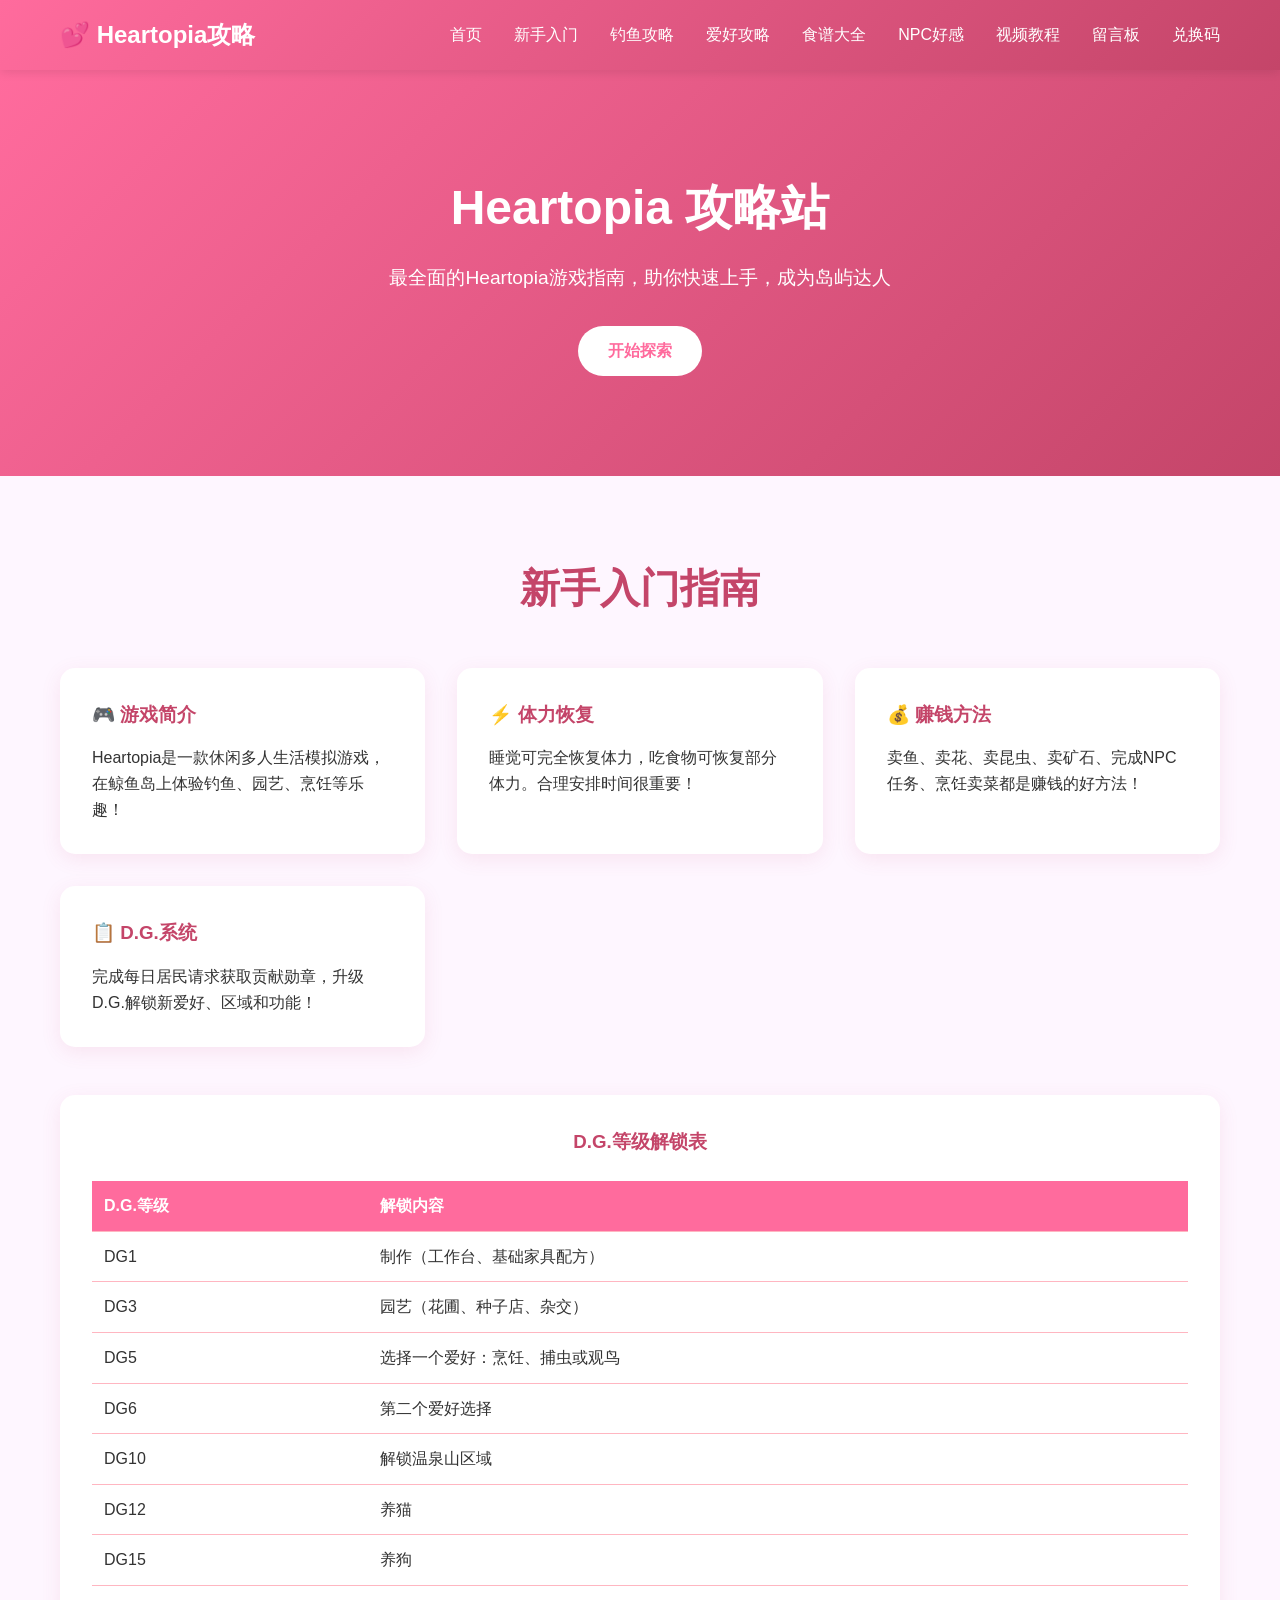
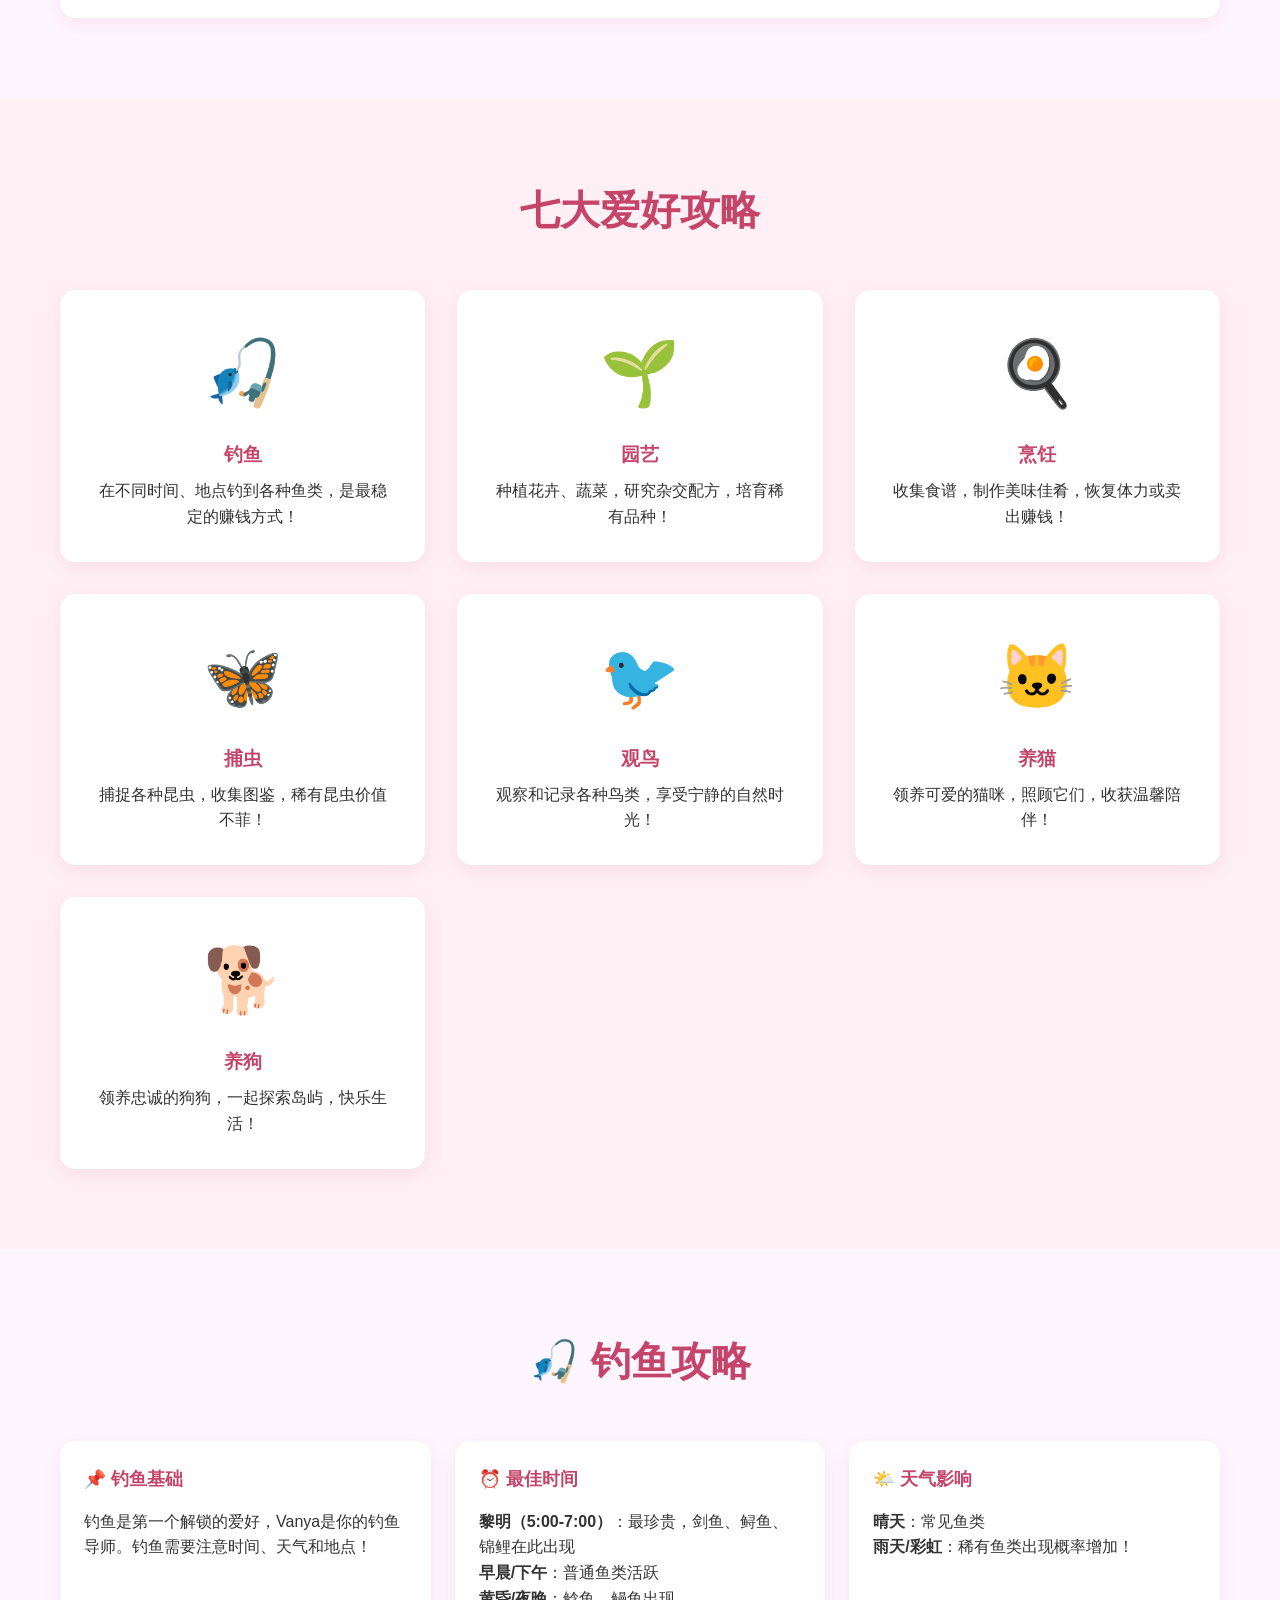
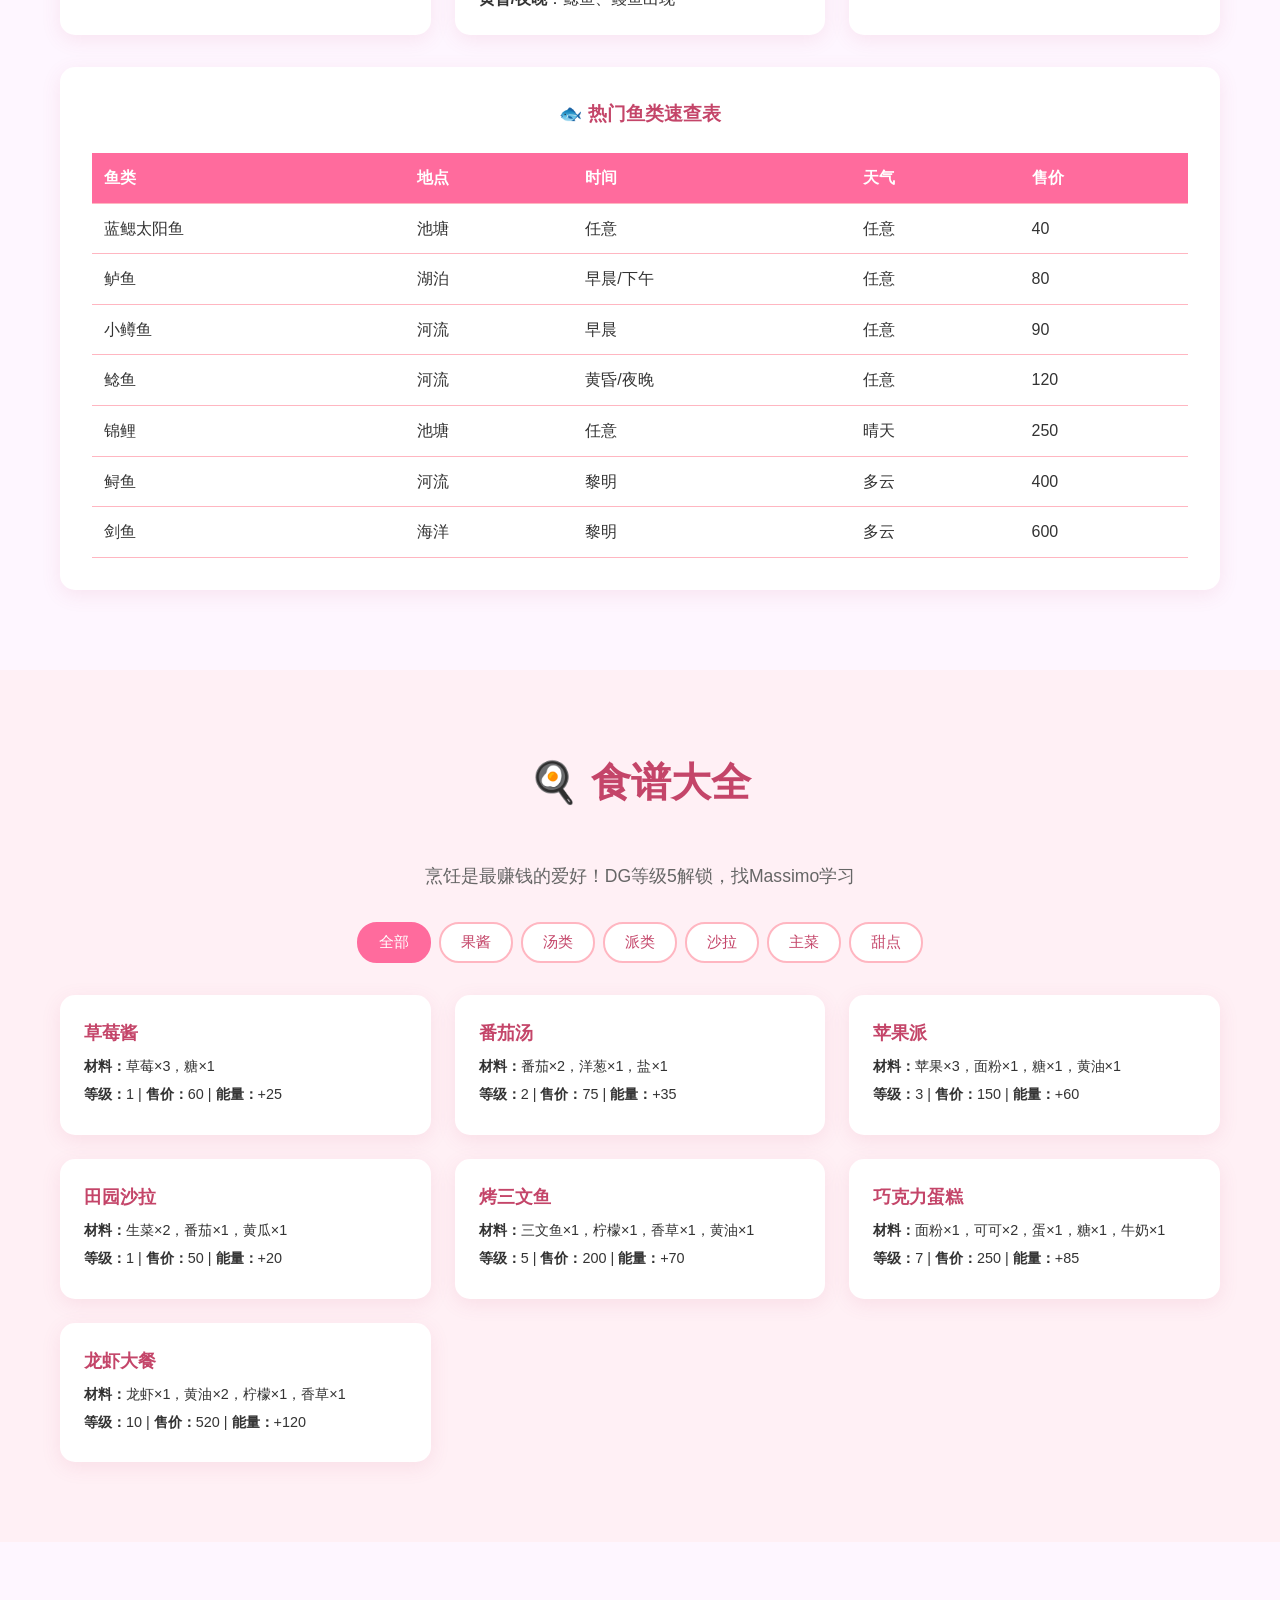
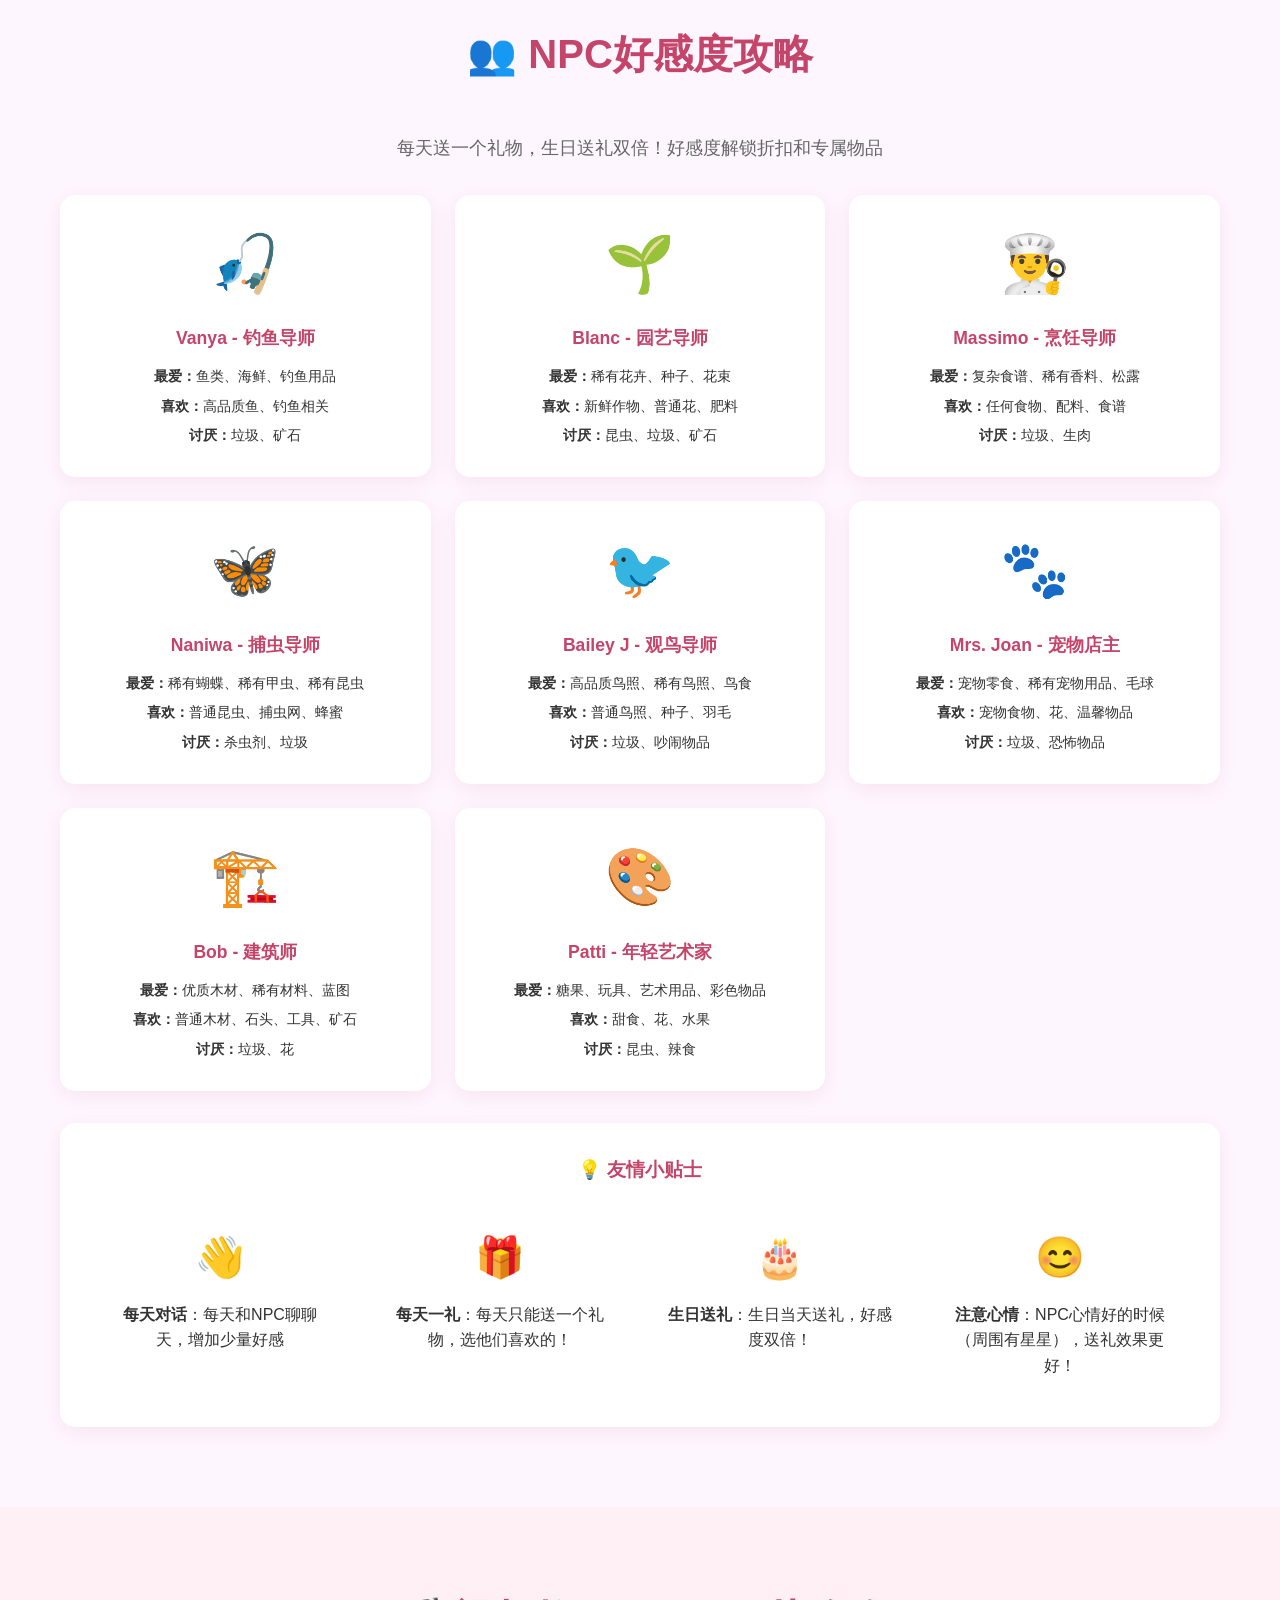
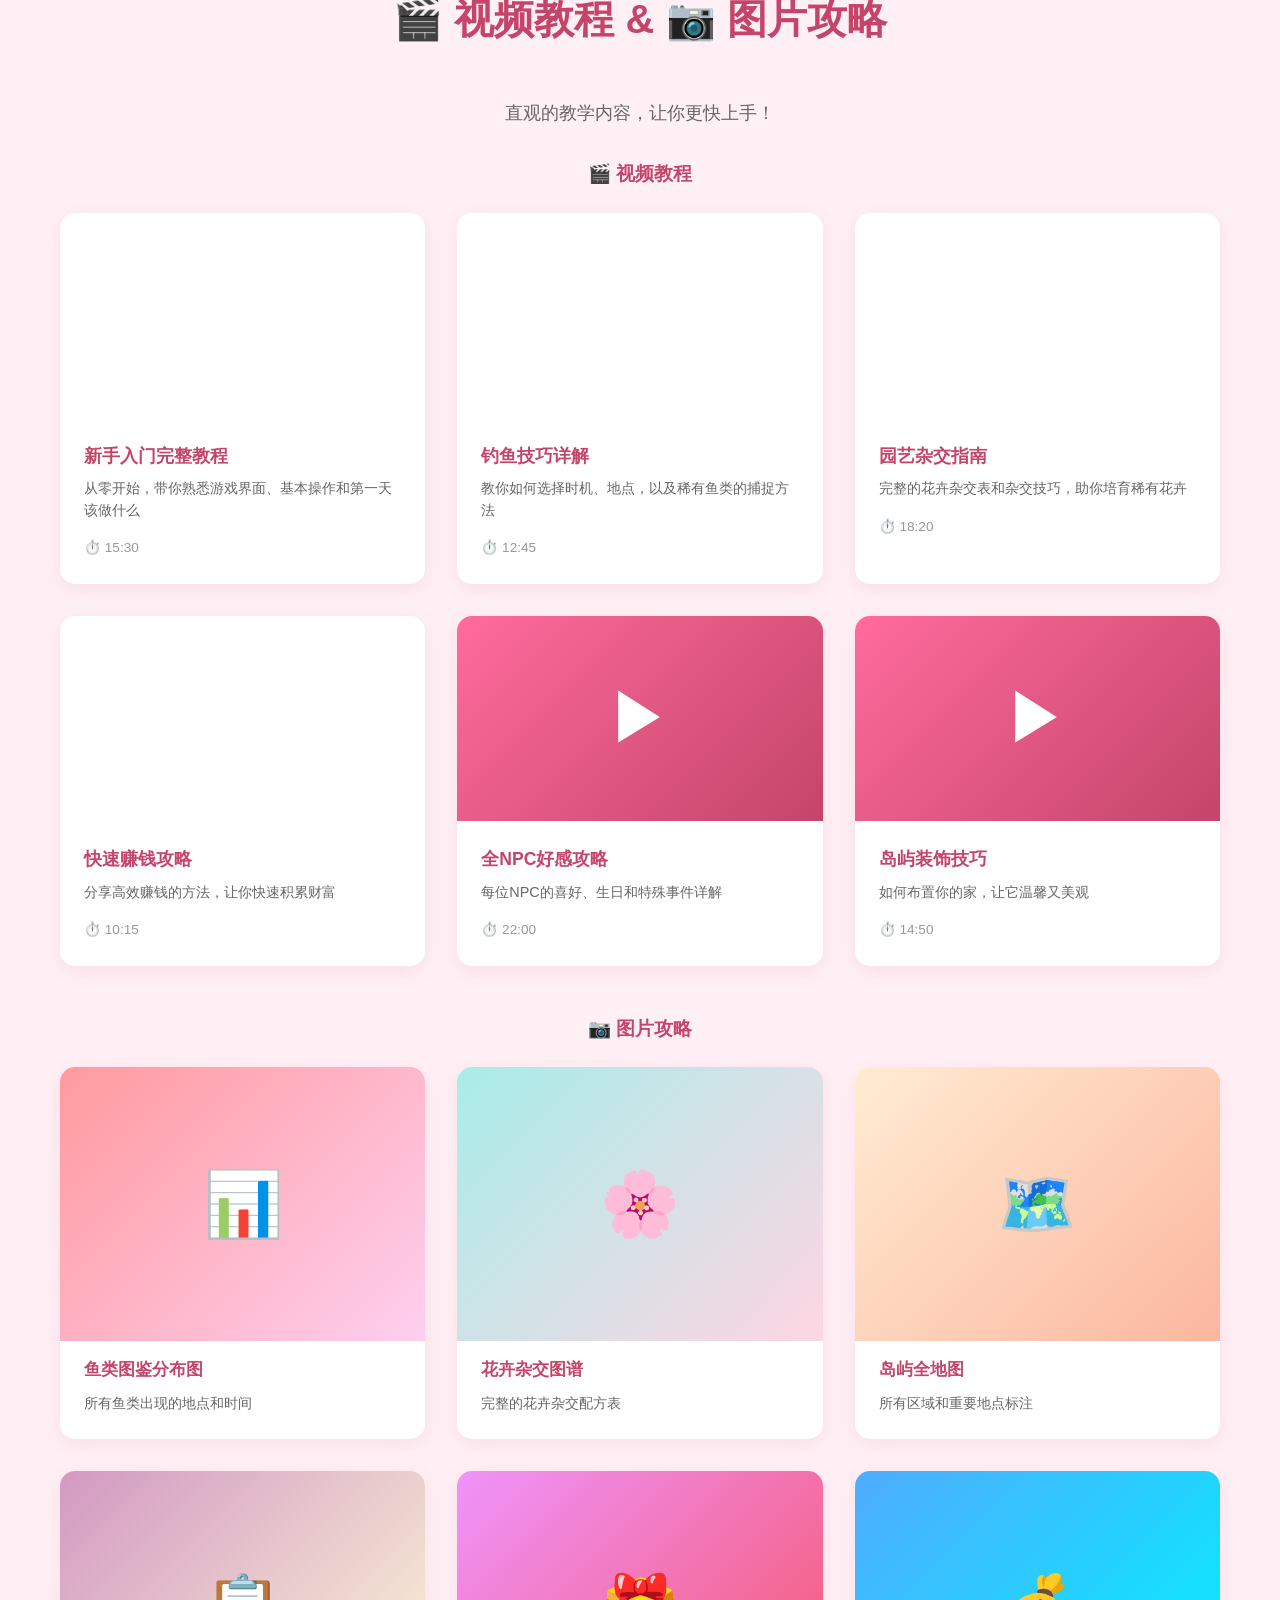
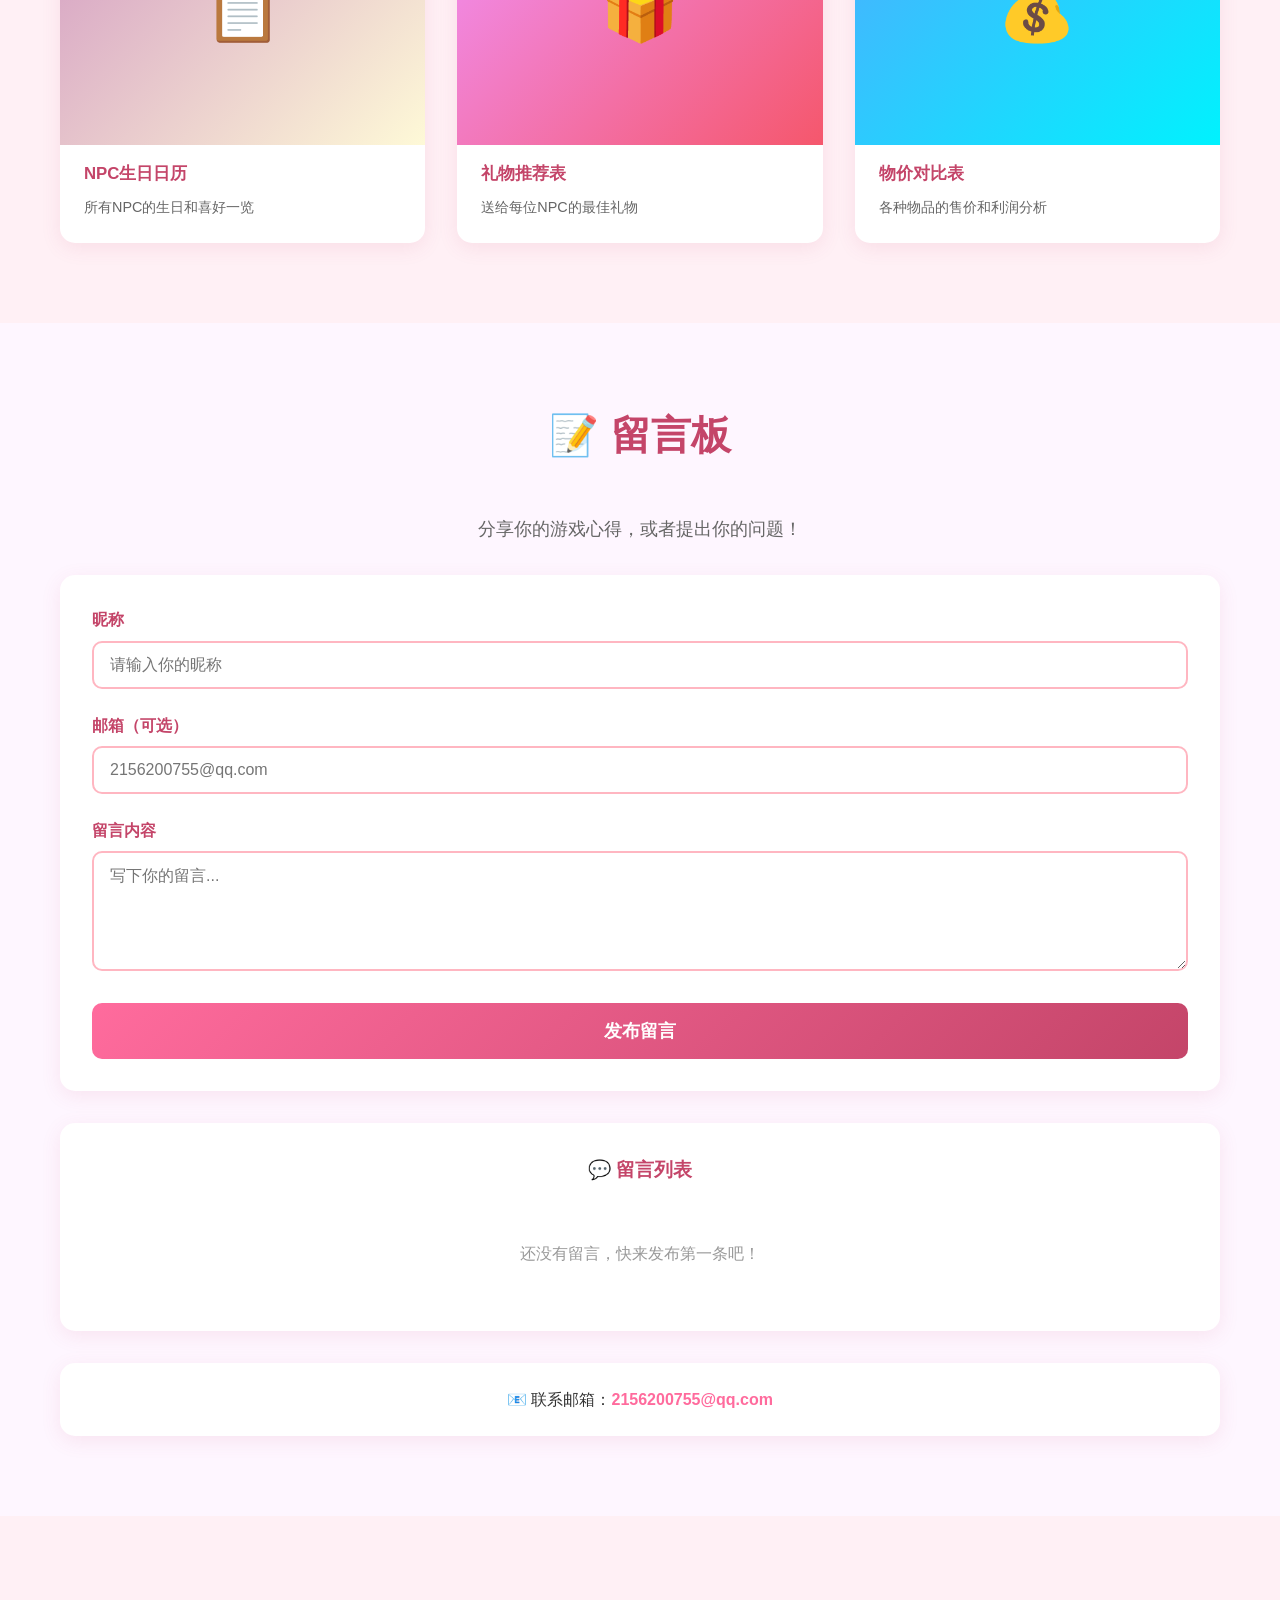
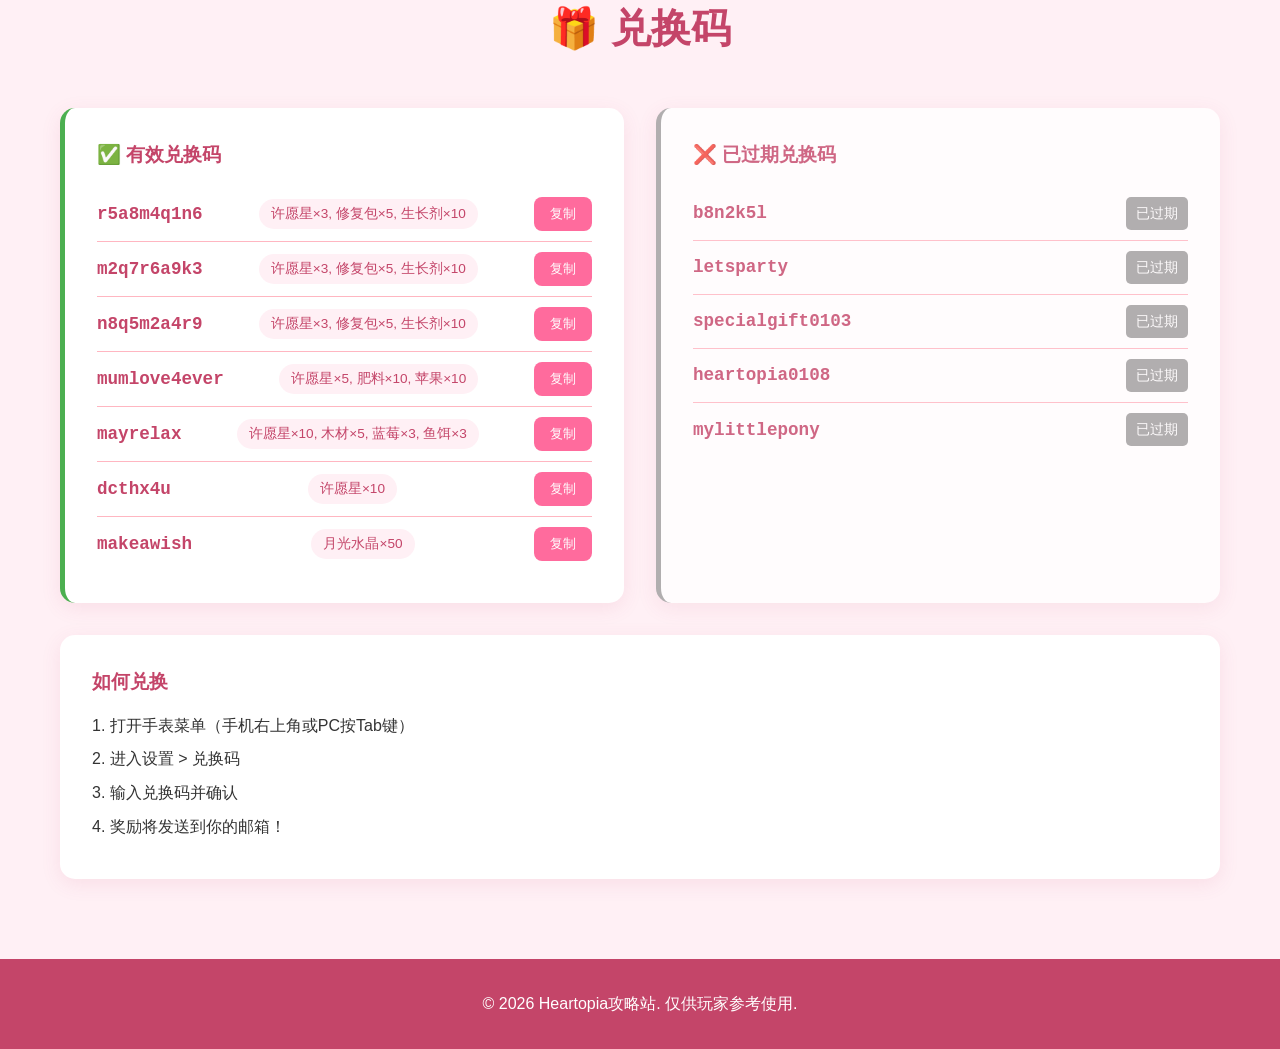
<file: index.html>
<!DOCTYPE html>
<html lang="zh-CN">
<head>
    <meta charset="UTF-8">
    <meta name="viewport" content="width=device-width, initial-scale=1.0">
    <title>Heartopia攻略站 - 玩家必备指南</title>
    <link rel="stylesheet" href="heartopia.css">
</head>
<body>
    <header>
        <nav class="container">
            <div class="logo">💕 Heartopia攻略</div>
            <ul class="nav-links">
                <li><a href="#home">首页</a></li>
                <li><a href="#beginners">新手入门</a></li>
                <li><a href="#fishing">钓鱼攻略</a></li>
                <li><a href="#hobbies">爱好攻略</a></li>
                <li><a href="#recipes">食谱大全</a></li>
                <li><a href="#npcs">NPC好感</a></li>
                <li><a href="#tutorials">视频教程</a></li>
                <li><a href="#guestbook">留言板</a></li>
                <li><a href="#codes">兑换码</a></li>
            </ul>
        </nav>
    </header>

    <section id="home" class="hero">
        <div class="container">
            <h1>Heartopia 攻略站</h1>
            <p>最全面的Heartopia游戏指南，助你快速上手，成为岛屿达人</p>
            <a href="#beginners" class="btn">开始探索</a>
        </div>
    </section>

    <section id="beginners" class="section">
        <div class="container">
            <h2 class="section-title">新手入门指南</h2>
            <div class="guide-grid">
                <div class="guide-card">
                    <h3>🎮 游戏简介</h3>
                    <p>Heartopia是一款休闲多人生活模拟游戏，在鲸鱼岛上体验钓鱼、园艺、烹饪等乐趣！</p>
                </div>
                <div class="guide-card">
                    <h3>⚡ 体力恢复</h3>
                    <p>睡觉可完全恢复体力，吃食物可恢复部分体力。合理安排时间很重要！</p>
                </div>
                <div class="guide-card">
                    <h3>💰 赚钱方法</h3>
                    <p>卖鱼、卖花、卖昆虫、卖矿石、完成NPC任务、烹饪卖菜都是赚钱的好方法！</p>
                </div>
                <div class="guide-card">
                    <h3>📋 D.G.系统</h3>
                    <p>完成每日居民请求获取贡献勋章，升级D.G.解锁新爱好、区域和功能！</p>
                </div>
            </div>

            <div class="table-container">
                <h3>D.G.等级解锁表</h3>
                <table class="dg-table">
                    <thead>
                        <tr>
                            <th>D.G.等级</th>
                            <th>解锁内容</th>
                        </tr>
                    </thead>
                    <tbody>
                        <tr>
                            <td>DG1</td>
                            <td>制作（工作台、基础家具配方）</td>
                        </tr>
                        <tr>
                            <td>DG3</td>
                            <td>园艺（花圃、种子店、杂交）</td>
                        </tr>
                        <tr>
                            <td>DG5</td>
                            <td>选择一个爱好：烹饪、捕虫或观鸟</td>
                        </tr>
                        <tr>
                            <td>DG6</td>
                            <td>第二个爱好选择</td>
                        </tr>
                        <tr>
                            <td>DG10</td>
                            <td>解锁温泉山区域</td>
                        </tr>
                        <tr>
                            <td>DG12</td>
                            <td>养猫</td>
                        </tr>
                        <tr>
                            <td>DG15</td>
                            <td>养狗</td>
                        </tr>
                    </tbody>
                </table>
            </div>
        </div>
    </section>

    <section id="hobbies" class="section section-alt">
        <div class="container">
            <h2 class="section-title">七大爱好攻略</h2>
            <div class="hobby-grid">
                <div class="hobby-card" data-hobby="fishing">
                    <div class="hobby-icon">🎣</div>
                    <h3>钓鱼</h3>
                    <p>在不同时间、地点钓到各种鱼类，是最稳定的赚钱方式！</p>
                </div>
                <div class="hobby-card" data-hobby="gardening">
                    <div class="hobby-icon">🌱</div>
                    <h3>园艺</h3>
                    <p>种植花卉、蔬菜，研究杂交配方，培育稀有品种！</p>
                </div>
                <div class="hobby-card" data-hobby="cooking">
                    <div class="hobby-icon">🍳</div>
                    <h3>烹饪</h3>
                    <p>收集食谱，制作美味佳肴，恢复体力或卖出赚钱！</p>
                </div>
                <div class="hobby-card" data-hobby="bugs">
                    <div class="hobby-icon">🦋</div>
                    <h3>捕虫</h3>
                    <p>捕捉各种昆虫，收集图鉴，稀有昆虫价值不菲！</p>
                </div>
                <div class="hobby-card" data-hobby="birds">
                    <div class="hobby-icon">🐦</div>
                    <h3>观鸟</h3>
                    <p>观察和记录各种鸟类，享受宁静的自然时光！</p>
                </div>
                <div class="hobby-card" data-hobby="cats">
                    <div class="hobby-icon">🐱</div>
                    <h3>养猫</h3>
                    <p>领养可爱的猫咪，照顾它们，收获温馨陪伴！</p>
                </div>
                <div class="hobby-card" data-hobby="dogs">
                    <div class="hobby-icon">🐕</div>
                    <h3>养狗</h3>
                    <p>领养忠诚的狗狗，一起探索岛屿，快乐生活！</p>
                </div>
            </div>
        </div>
    </section>

    <section id="fishing" class="section">
        <div class="container">
            <h2 class="section-title">🎣 钓鱼攻略</h2>
            <div class="fishing-tips">
                <div class="tip-box">
                    <h3>📌 钓鱼基础</h3>
                    <p>钓鱼是第一个解锁的爱好，Vanya是你的钓鱼导师。钓鱼需要注意时间、天气和地点！</p>
                </div>
                <div class="tip-box">
                    <h3>⏰ 最佳时间</h3>
                    <p><strong>黎明（5:00-7:00）</strong>：最珍贵，剑鱼、鲟鱼、锦鲤在此出现</p>
                    <p><strong>早晨/下午</strong>：普通鱼类活跃</p>
                    <p><strong>黄昏/夜晚</strong>：鲶鱼、鳗鱼出现</p>
                </div>
                <div class="tip-box">
                    <h3>🌤️ 天气影响</h3>
                    <p><strong>晴天</strong>：常见鱼类</p>
                    <p><strong>雨天/彩虹</strong>：稀有鱼类出现概率增加！</p>
                </div>
            </div>
            
            <div class="table-container">
                <h3>🐟 热门鱼类速查表</h3>
                <table class="fish-table">
                    <thead>
                        <tr>
                            <th>鱼类</th>
                            <th>地点</th>
                            <th>时间</th>
                            <th>天气</th>
                            <th>售价</th>
                        </tr>
                    </thead>
                    <tbody>
                        <tr>
                            <td>蓝鳃太阳鱼</td>
                            <td>池塘</td>
                            <td>任意</td>
                            <td>任意</td>
                            <td>40</td>
                        </tr>
                        <tr>
                            <td>鲈鱼</td>
                            <td>湖泊</td>
                            <td>早晨/下午</td>
                            <td>任意</td>
                            <td>80</td>
                        </tr>
                        <tr>
                            <td>小鳟鱼</td>
                            <td>河流</td>
                            <td>早晨</td>
                            <td>任意</td>
                            <td>90</td>
                        </tr>
                        <tr>
                            <td>鲶鱼</td>
                            <td>河流</td>
                            <td>黄昏/夜晚</td>
                            <td>任意</td>
                            <td>120</td>
                        </tr>
                        <tr>
                            <td>锦鲤</td>
                            <td>池塘</td>
                            <td>任意</td>
                            <td>晴天</td>
                            <td>250</td>
                        </tr>
                        <tr>
                            <td>鲟鱼</td>
                            <td>河流</td>
                            <td>黎明</td>
                            <td>多云</td>
                            <td>400</td>
                        </tr>
                        <tr>
                            <td>剑鱼</td>
                            <td>海洋</td>
                            <td>黎明</td>
                            <td>多云</td>
                            <td>600</td>
                        </tr>
                    </tbody>
                </table>
            </div>
        </div>
    </section>

    <section id="recipes" class="section section-alt">
        <div class="container">
            <h2 class="section-title">🍳 食谱大全</h2>
            <p class="section-subtitle">烹饪是最赚钱的爱好！DG等级5解锁，找Massimo学习</p>
            
            <div class="recipe-categories">
                <button class="category-btn active" data-category="all">全部</button>
                <button class="category-btn" data-category="jam">果酱</button>
                <button class="category-btn" data-category="soup">汤类</button>
                <button class="category-btn" data-category="pie">派类</button>
                <button class="category-btn" data-category="salad">沙拉</button>
                <button class="category-btn" data-category="main">主菜</button>
                <button class="category-btn" data-category="dessert">甜点</button>
            </div>
            
            <div class="recipe-list">
                <div class="recipe-card-small" data-category="jam">
                    <h4>草莓酱</h4>
                    <p><strong>材料：</strong>草莓×3，糖×1</p>
                    <p><strong>等级：</strong>1 | <strong>售价：</strong>60 | <strong>能量：</strong>+25</p>
                </div>
                <div class="recipe-card-small" data-category="soup">
                    <h4>番茄汤</h4>
                    <p><strong>材料：</strong>番茄×2，洋葱×1，盐×1</p>
                    <p><strong>等级：</strong>2 | <strong>售价：</strong>75 | <strong>能量：</strong>+35</p>
                </div>
                <div class="recipe-card-small" data-category="pie">
                    <h4>苹果派</h4>
                    <p><strong>材料：</strong>苹果×3，面粉×1，糖×1，黄油×1</p>
                    <p><strong>等级：</strong>3 | <strong>售价：</strong>150 | <strong>能量：</strong>+60</p>
                </div>
                <div class="recipe-card-small" data-category="salad">
                    <h4>田园沙拉</h4>
                    <p><strong>材料：</strong>生菜×2，番茄×1，黄瓜×1</p>
                    <p><strong>等级：</strong>1 | <strong>售价：</strong>50 | <strong>能量：</strong>+20</p>
                </div>
                <div class="recipe-card-small" data-category="main">
                    <h4>烤三文鱼</h4>
                    <p><strong>材料：</strong>三文鱼×1，柠檬×1，香草×1，黄油×1</p>
                    <p><strong>等级：</strong>5 | <strong>售价：</strong>200 | <strong>能量：</strong>+70</p>
                </div>
                <div class="recipe-card-small" data-category="dessert">
                    <h4>巧克力蛋糕</h4>
                    <p><strong>材料：</strong>面粉×1，可可×2，蛋×1，糖×1，牛奶×1</p>
                    <p><strong>等级：</strong>7 | <strong>售价：</strong>250 | <strong>能量：</strong>+85</p>
                </div>
                <div class="recipe-card-small" data-category="main">
                    <h4>龙虾大餐</h4>
                    <p><strong>材料：</strong>龙虾×1，黄油×2，柠檬×1，香草×1</p>
                    <p><strong>等级：</strong>10 | <strong>售价：</strong>520 | <strong>能量：</strong>+120</p>
                </div>
            </div>
        </div>
    </section>

    <section id="npcs" class="section">
        <div class="container">
            <h2 class="section-title">👥 NPC好感度攻略</h2>
            <p class="section-subtitle">每天送一个礼物，生日送礼双倍！好感度解锁折扣和专属物品</p>
            
            <div class="npc-grid">
                <div class="npc-card">
                    <div class="npc-avatar">🎣</div>
                    <h4>Vanya - 钓鱼导师</h4>
                    <p><strong>最爱：</strong>鱼类、海鲜、钓鱼用品</p>
                    <p><strong>喜欢：</strong>高品质鱼、钓鱼相关</p>
                    <p><strong>讨厌：</strong>垃圾、矿石</p>
                </div>
                <div class="npc-card">
                    <div class="npc-avatar">🌱</div>
                    <h4>Blanc - 园艺导师</h4>
                    <p><strong>最爱：</strong>稀有花卉、种子、花束</p>
                    <p><strong>喜欢：</strong>新鲜作物、普通花、肥料</p>
                    <p><strong>讨厌：</strong>昆虫、垃圾、矿石</p>
                </div>
                <div class="npc-card">
                    <div class="npc-avatar">👨‍🍳</div>
                    <h4>Massimo - 烹饪导师</h4>
                    <p><strong>最爱：</strong>复杂食谱、稀有香料、松露</p>
                    <p><strong>喜欢：</strong>任何食物、配料、食谱</p>
                    <p><strong>讨厌：</strong>垃圾、生肉</p>
                </div>
                <div class="npc-card">
                    <div class="npc-avatar">🦋</div>
                    <h4>Naniwa - 捕虫导师</h4>
                    <p><strong>最爱：</strong>稀有蝴蝶、稀有甲虫、稀有昆虫</p>
                    <p><strong>喜欢：</strong>普通昆虫、捕虫网、蜂蜜</p>
                    <p><strong>讨厌：</strong>杀虫剂、垃圾</p>
                </div>
                <div class="npc-card">
                    <div class="npc-avatar">🐦</div>
                    <h4>Bailey J - 观鸟导师</h4>
                    <p><strong>最爱：</strong>高品质鸟照、稀有鸟照、鸟食</p>
                    <p><strong>喜欢：</strong>普通鸟照、种子、羽毛</p>
                    <p><strong>讨厌：</strong>垃圾、吵闹物品</p>
                </div>
                <div class="npc-card">
                    <div class="npc-avatar">🐾</div>
                    <h4>Mrs. Joan - 宠物店主</h4>
                    <p><strong>最爱：</strong>宠物零食、稀有宠物用品、毛球</p>
                    <p><strong>喜欢：</strong>宠物食物、花、温馨物品</p>
                    <p><strong>讨厌：</strong>垃圾、恐怖物品</p>
                </div>
                <div class="npc-card">
                    <div class="npc-avatar">🏗️</div>
                    <h4>Bob - 建筑师</h4>
                    <p><strong>最爱：</strong>优质木材、稀有材料、蓝图</p>
                    <p><strong>喜欢：</strong>普通木材、石头、工具、矿石</p>
                    <p><strong>讨厌：</strong>垃圾、花</p>
                </div>
                <div class="npc-card">
                    <div class="npc-avatar">🎨</div>
                    <h4>Patti - 年轻艺术家</h4>
                    <p><strong>最爱：</strong>糖果、玩具、艺术用品、彩色物品</p>
                    <p><strong>喜欢：</strong>甜食、花、水果</p>
                    <p><strong>讨厌：</strong>昆虫、辣食</p>
                </div>
            </div>
            
            <div class="friendship-tips">
                <h3>💡 友情小贴士</h3>
                <div class="tips-row">
                    <div class="tip-item">
                        <span class="tip-icon">👋</span>
                        <p><strong>每天对话</strong>：每天和NPC聊聊天，增加少量好感</p>
                    </div>
                    <div class="tip-item">
                        <span class="tip-icon">🎁</span>
                        <p><strong>每天一礼</strong>：每天只能送一个礼物，选他们喜欢的！</p>
                    </div>
                    <div class="tip-item">
                        <span class="tip-icon">🎂</span>
                        <p><strong>生日送礼</strong>：生日当天送礼，好感度双倍！</p>
                    </div>
                    <div class="tip-item">
                        <span class="tip-icon">😊</span>
                        <p><strong>注意心情</strong>：NPC心情好的时候（周围有星星），送礼效果更好！</p>
                    </div>
                </div>
            </div>
        </div>
    </section>

    <section id="tutorials" class="section section-alt">
        <div class="container">
            <h2 class="section-title">🎬 视频教程 & 📷 图片攻略</h2>
            <p class="section-subtitle">直观的教学内容，让你更快上手！</p>

            <h3 style="text-align: center; color: #c44569; margin-bottom: 1.5rem;">🎬 视频教程</h3>
            <div class="video-grid">
                <div class="video-card">
                    <div class="video-thumbnail">
                        <iframe class="bilibili-player" src="//player.bilibili.com/player.html?bvid=BV1SZbkeNE5a&page=1&autoplay=0" scrolling="no" border="0" frameborder="no" framespacing="0" allowfullscreen="true"></iframe>
                    </div>
                    <div class="video-info">
                        <h4>新手入门完整教程</h4>
                        <p>从零开始，带你熟悉游戏界面、基本操作和第一天该做什么</p>
                        <span class="video-duration">⏱️ 15:30</span>
                    </div>
                </div>
                <div class="video-card">
                    <div class="video-thumbnail">
                        <iframe class="bilibili-player" src="//player.bilibili.com/player.html?bvid=BV1Zveqe5Ewj&page=1&autoplay=0" scrolling="no" border="0" frameborder="no" framespacing="0" allowfullscreen="true"></iframe>
                    </div>
                    <div class="video-info">
                        <h4>钓鱼技巧详解</h4>
                        <p>教你如何选择时机、地点，以及稀有鱼类的捕捉方法</p>
                        <span class="video-duration">⏱️ 12:45</span>
                    </div>
                </div>
                <div class="video-card">
                    <div class="video-thumbnail">
                        <iframe class="bilibili-player" src="//player.bilibili.com/player.html?bvid=BV1Nsvse4EEr&page=1&autoplay=0" scrolling="no" border="0" frameborder="no" framespacing="0" allowfullscreen="true"></iframe>
                    </div>
                    <div class="video-info">
                        <h4>园艺杂交指南</h4>
                        <p>完整的花卉杂交表和杂交技巧，助你培育稀有花卉</p>
                        <span class="video-duration">⏱️ 18:20</span>
                    </div>
                </div>
                <div class="video-card">
                    <div class="video-thumbnail">
                        <iframe class="bilibili-player" src="//player.bilibili.com/player.html?bvid=BV1Rn8wewEEd&page=1&autoplay=0" scrolling="no" border="0" frameborder="no" framespacing="0" allowfullscreen="true"></iframe>
                    </div>
                    <div class="video-info">
                        <h4>快速赚钱攻略</h4>
                        <p>分享高效赚钱的方法，让你快速积累财富</p>
                        <span class="video-duration">⏱️ 10:15</span>
                    </div>
                </div>
                <div class="video-card">
                    <div class="video-thumbnail">
                        <div class="video-placeholder">
                            <span class="play-icon">▶</span>
                        </div>
                    </div>
                    <div class="video-info">
                        <h4>全NPC好感攻略</h4>
                        <p>每位NPC的喜好、生日和特殊事件详解</p>
                        <span class="video-duration">⏱️ 22:00</span>
                    </div>
                </div>
                <div class="video-card">
                    <div class="video-thumbnail">
                        <div class="video-placeholder">
                            <span class="play-icon">▶</span>
                        </div>
                    </div>
                    <div class="video-info">
                        <h4>岛屿装饰技巧</h4>
                        <p>如何布置你的家，让它温馨又美观</p>
                        <span class="video-duration">⏱️ 14:50</span>
                    </div>
                </div>
            </div>

            <h3 style="text-align: center; color: #c44569; margin: 3rem 0 1.5rem;">📷 图片攻略</h3>
            <div class="gallery-grid">
                <div class="gallery-item">
                    <div class="gallery-placeholder" style="background: linear-gradient(135deg, #ff9a9e 0%, #fecfef 100%);">
                        <span>📊</span>
                    </div>
                    <p class="gallery-title">鱼类图鉴分布图</p>
                    <p class="gallery-desc">所有鱼类出现的地点和时间</p>
                </div>
                <div class="gallery-item">
                    <div class="gallery-placeholder" style="background: linear-gradient(135deg, #a8edea 0%, #fed6e3 100%);">
                        <span>🌸</span>
                    </div>
                    <p class="gallery-title">花卉杂交图谱</p>
                    <p class="gallery-desc">完整的花卉杂交配方表</p>
                </div>
                <div class="gallery-item">
                    <div class="gallery-placeholder" style="background: linear-gradient(135deg, #ffecd2 0%, #fcb69f 100%);">
                        <span>🗺️</span>
                    </div>
                    <p class="gallery-title">岛屿全地图</p>
                    <p class="gallery-desc">所有区域和重要地点标注</p>
                </div>
                <div class="gallery-item">
                    <div class="gallery-placeholder" style="background: linear-gradient(135deg, #d299c2 0%, #fef9d7 100%);">
                        <span>📋</span>
                    </div>
                    <p class="gallery-title">NPC生日日历</p>
                    <p class="gallery-desc">所有NPC的生日和喜好一览</p>
                </div>
                <div class="gallery-item">
                    <div class="gallery-placeholder" style="background: linear-gradient(135deg, #f093fb 0%, #f5576c 100%);">
                        <span>🎁</span>
                    </div>
                    <p class="gallery-title">礼物推荐表</p>
                    <p class="gallery-desc">送给每位NPC的最佳礼物</p>
                </div>
                <div class="gallery-item">
                    <div class="gallery-placeholder" style="background: linear-gradient(135deg, #4facfe 0%, #00f2fe 100%);">
                        <span>💰</span>
                    </div>
                    <p class="gallery-title">物价对比表</p>
                    <p class="gallery-desc">各种物品的售价和利润分析</p>
                </div>
            </div>
        </div>
    </section>

    <section id="guestbook" class="section">
        <div class="container">
            <h2 class="section-title">📝 留言板</h2>
            <p class="section-subtitle">分享你的游戏心得，或者提出你的问题！</p>

            <div class="guestbook-form">
                <div class="form-group">
                    <label for="guest-name">昵称</label>
                    <input type="text" id="guest-name" placeholder="请输入你的昵称" required>
                </div>
                <div class="form-group">
                    <label for="guest-email">邮箱（可选）</label>
                    <input type="email" id="guest-email" placeholder="2156200755@qq.com">
                </div>
                <div class="form-group">
                    <label for="guest-message">留言内容</label>
                    <textarea id="guest-message" placeholder="写下你的留言..." required></textarea>
                </div>
                <button class="submit-btn" onclick="submitGuestbook()">发布留言</button>
            </div>

            <div class="messages-container">
                <h3 style="text-align: center; color: #c44569; margin-bottom: 1.5rem;">💬 留言列表</h3>
                <div id="messages-list"></div>
            </div>

            <div class="contact-info">
                <p>📧 联系邮箱：<a href="mailto:2156200755@qq.com">2156200755@qq.com</a></p>
            </div>
        </div>
    </section>

    <section id="codes" class="section section-alt">
        <div class="container">
            <h2 class="section-title">🎁 兑换码</h2>
            <div class="codes-container">
                <div class="code-card active">
                    <div class="code-title">✅ 有效兑换码</div>
                    <div class="code-item">
                        <span class="code">r5a8m4q1n6</span>
                        <span class="reward-tag">许愿星×3, 修复包×5, 生长剂×10</span>
                        <button class="copy-btn" onclick="copyCode('r5a8m4q1n6')">复制</button>
                    </div>
                    <div class="code-item">
                        <span class="code">m2q7r6a9k3</span>
                        <span class="reward-tag">许愿星×3, 修复包×5, 生长剂×10</span>
                        <button class="copy-btn" onclick="copyCode('m2q7r6a9k3')">复制</button>
                    </div>
                    <div class="code-item">
                        <span class="code">n8q5m2a4r9</span>
                        <span class="reward-tag">许愿星×3, 修复包×5, 生长剂×10</span>
                        <button class="copy-btn" onclick="copyCode('n8q5m2a4r9')">复制</button>
                    </div>
                    <div class="code-item">
                        <span class="code">mumlove4ever</span>
                        <span class="reward-tag">许愿星×5, 肥料×10, 苹果×10</span>
                        <button class="copy-btn" onclick="copyCode('mumlove4ever')">复制</button>
                    </div>
                    <div class="code-item">
                        <span class="code">mayrelax</span>
                        <span class="reward-tag">许愿星×10, 木材×5, 蓝莓×3, 鱼饵×3</span>
                        <button class="copy-btn" onclick="copyCode('mayrelax')">复制</button>
                    </div>
                    <div class="code-item">
                        <span class="code">dcthx4u</span>
                        <span class="reward-tag">许愿星×10</span>
                        <button class="copy-btn" onclick="copyCode('dcthx4u')">复制</button>
                    </div>
                    <div class="code-item">
                        <span class="code">makeawish</span>
                        <span class="reward-tag">月光水晶×50</span>
                        <button class="copy-btn" onclick="copyCode('makeawish')">复制</button>
                    </div>
                </div>
                <div class="code-card expired">
                    <div class="code-title">❌ 已过期兑换码</div>
                    <div class="code-item">
                        <span class="code">b8n2k5l</span>
                        <span class="expired-tag">已过期</span>
                    </div>
                    <div class="code-item">
                        <span class="code">letsparty</span>
                        <span class="expired-tag">已过期</span>
                    </div>
                    <div class="code-item">
                        <span class="code">specialgift0103</span>
                        <span class="expired-tag">已过期</span>
                    </div>
                    <div class="code-item">
                        <span class="code">heartopia0108</span>
                        <span class="expired-tag">已过期</span>
                    </div>
                    <div class="code-item">
                        <span class="code">mylittlepony</span>
                        <span class="expired-tag">已过期</span>
                    </div>
                </div>
            </div>
            <div class="redeem-tip">
                <h3>如何兑换</h3>
                <p>1. 打开手表菜单（手机右上角或PC按Tab键）</p>
                <p>2. 进入设置 > 兑换码</p>
                <p>3. 输入兑换码并确认</p>
                <p>4. 奖励将发送到你的邮箱！</p>
            </div>
        </div>
    </section>

    <footer>
        <div class="container">
            <p>&copy; 2026 Heartopia攻略站. 仅供玩家参考使用.</p>
        </div>
    </footer>

    <script src="heartopia.js"></script>
</body>
</html>
</file>
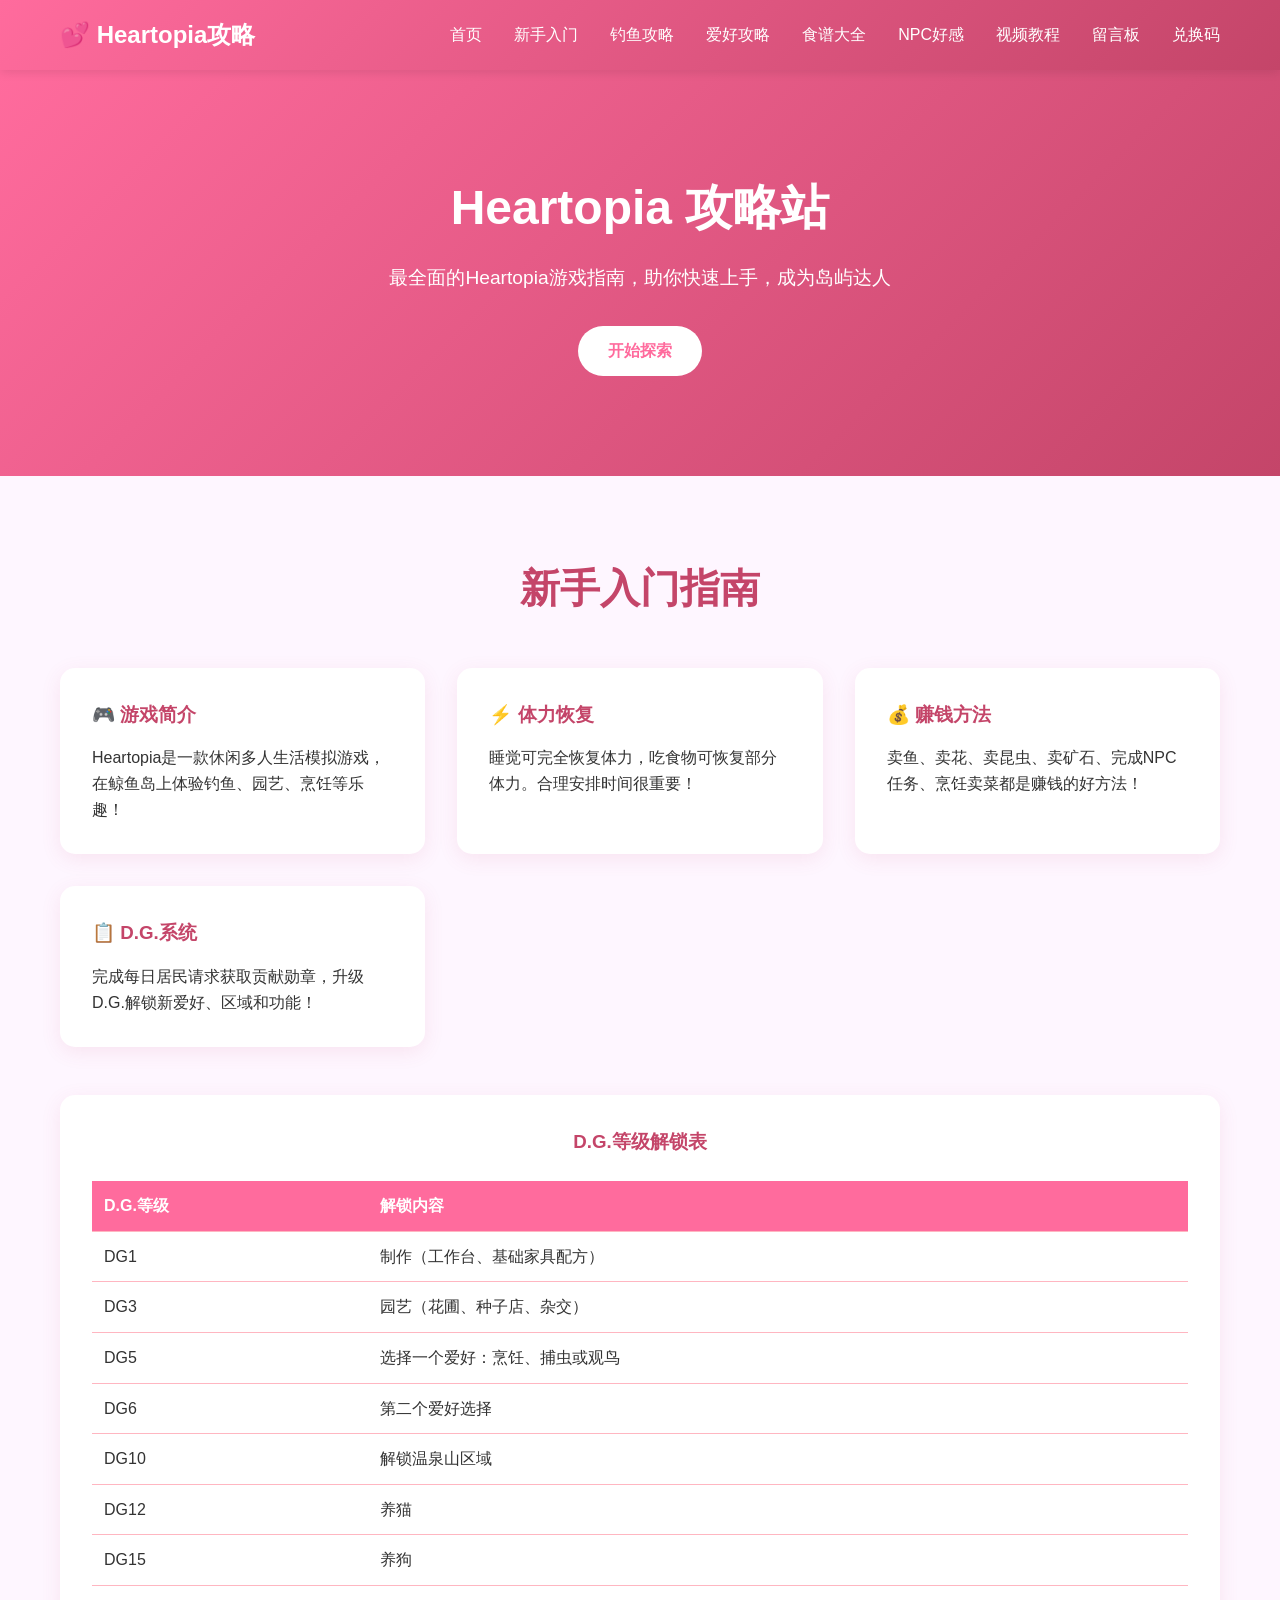
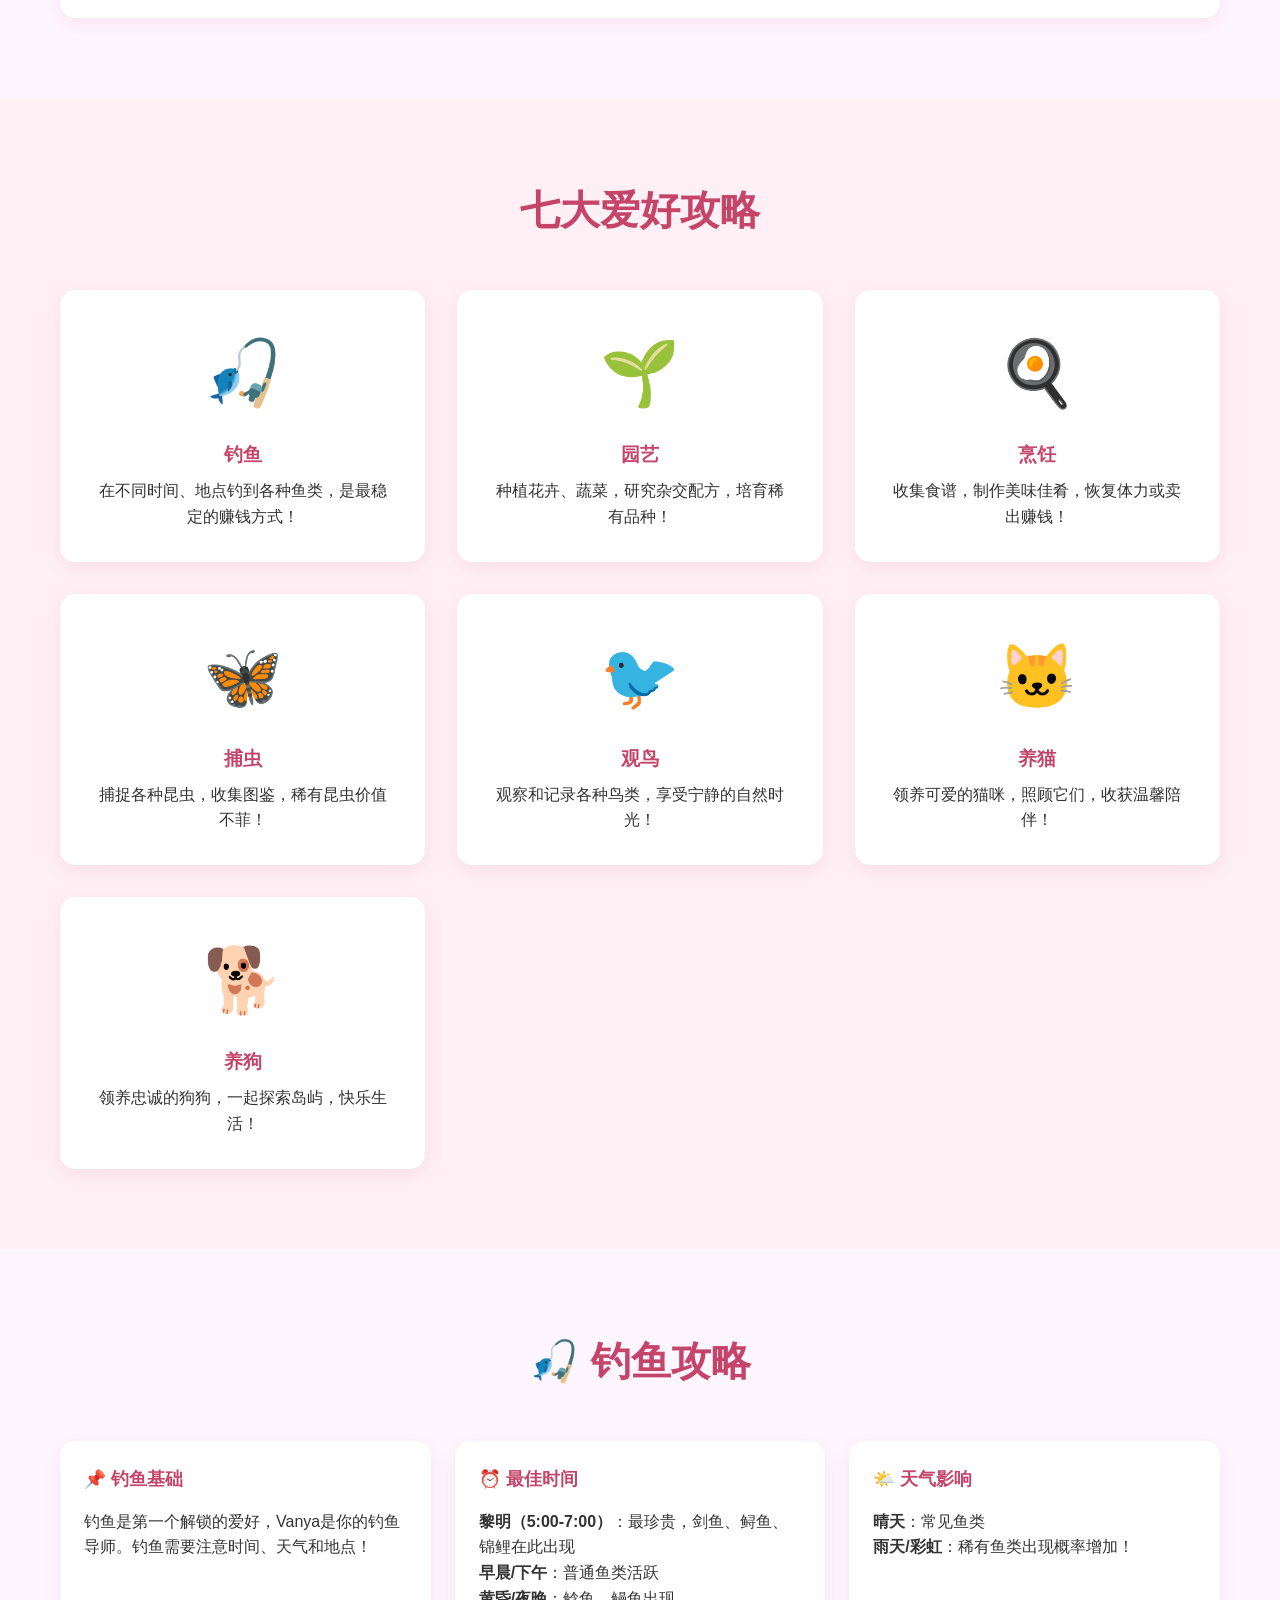
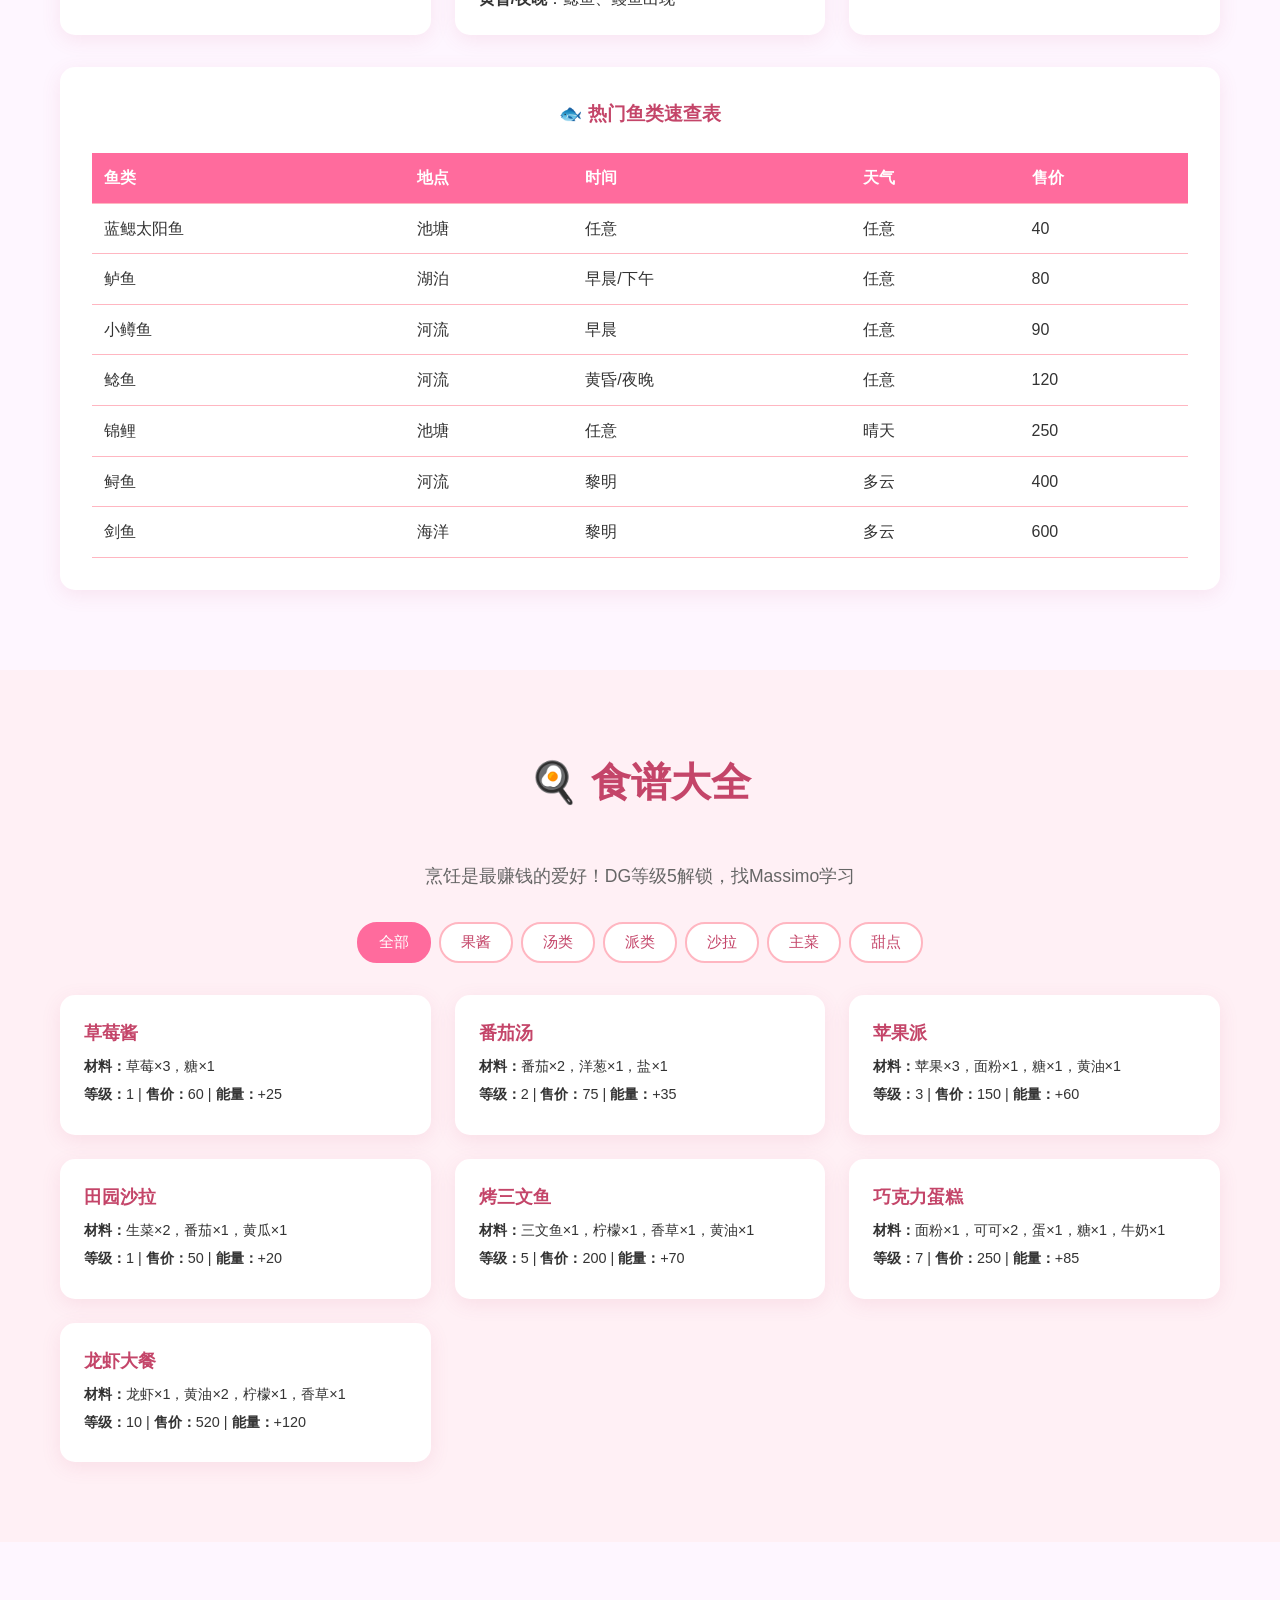
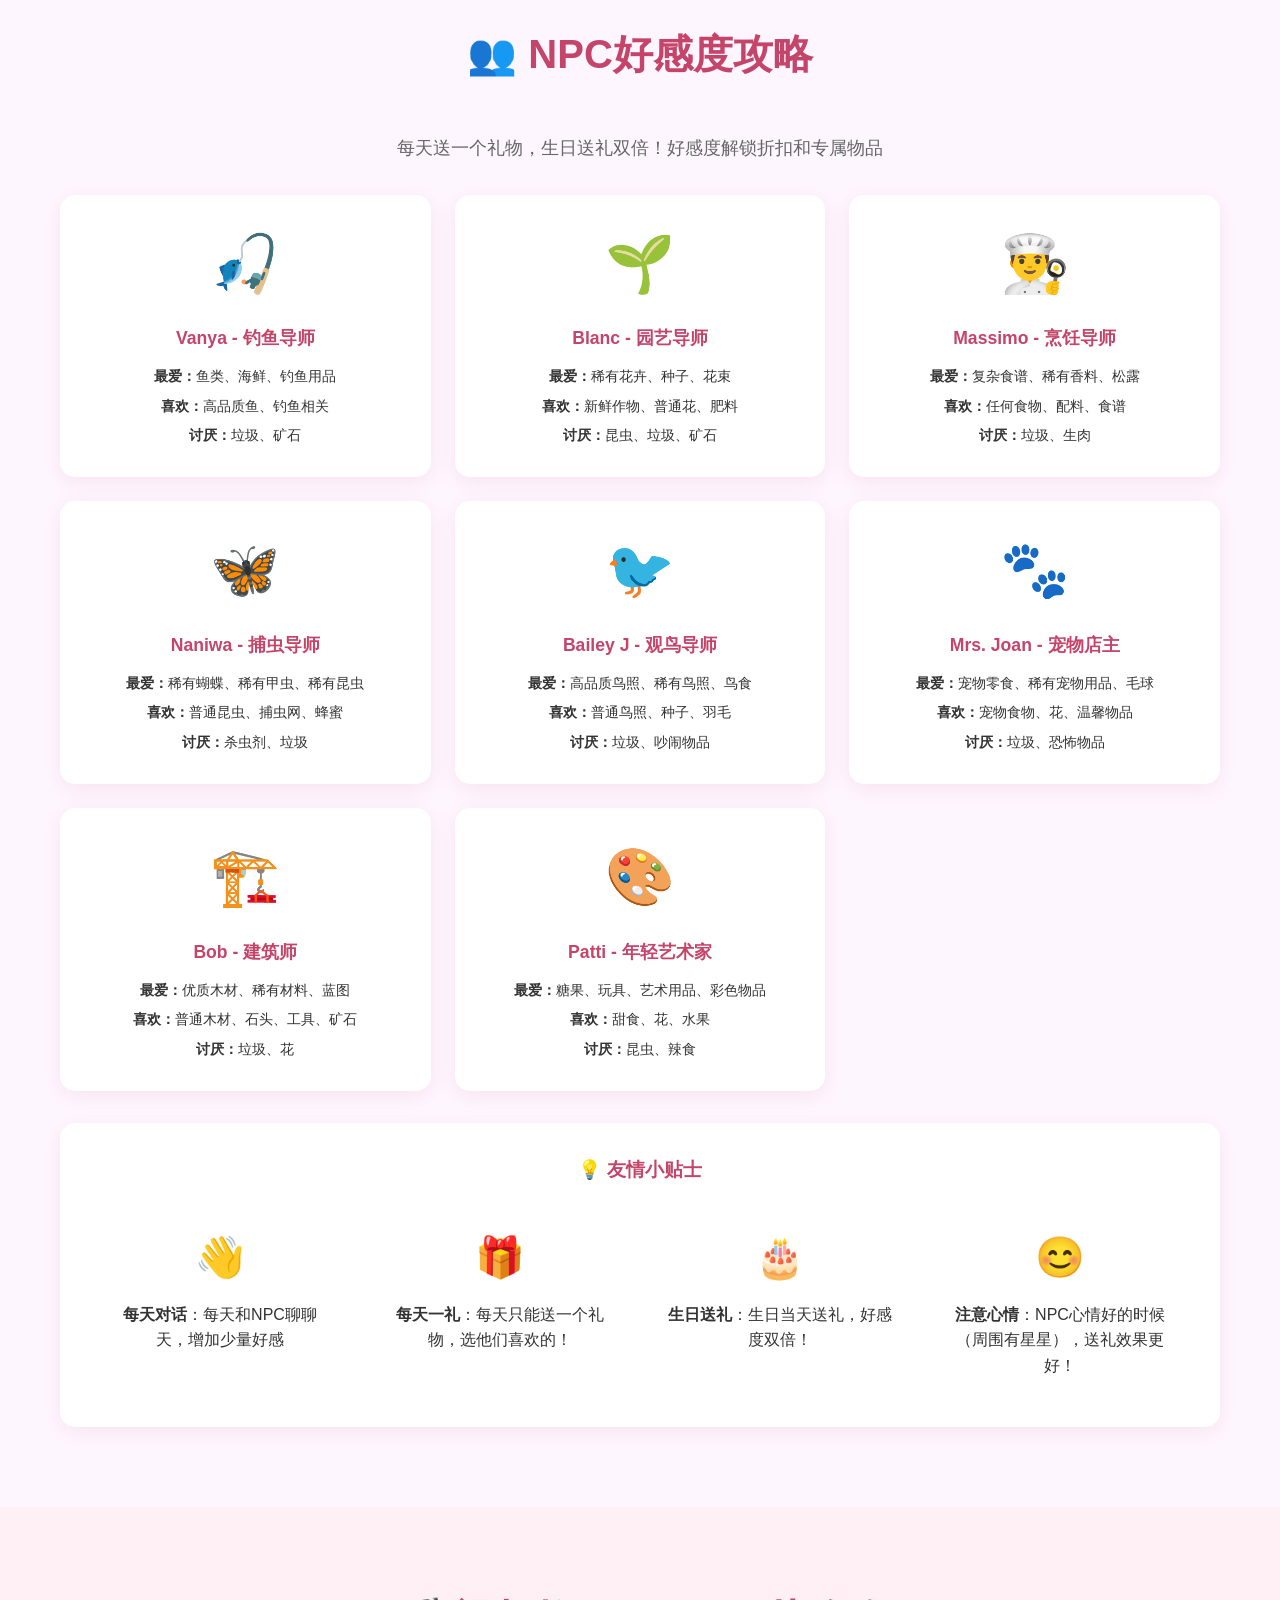
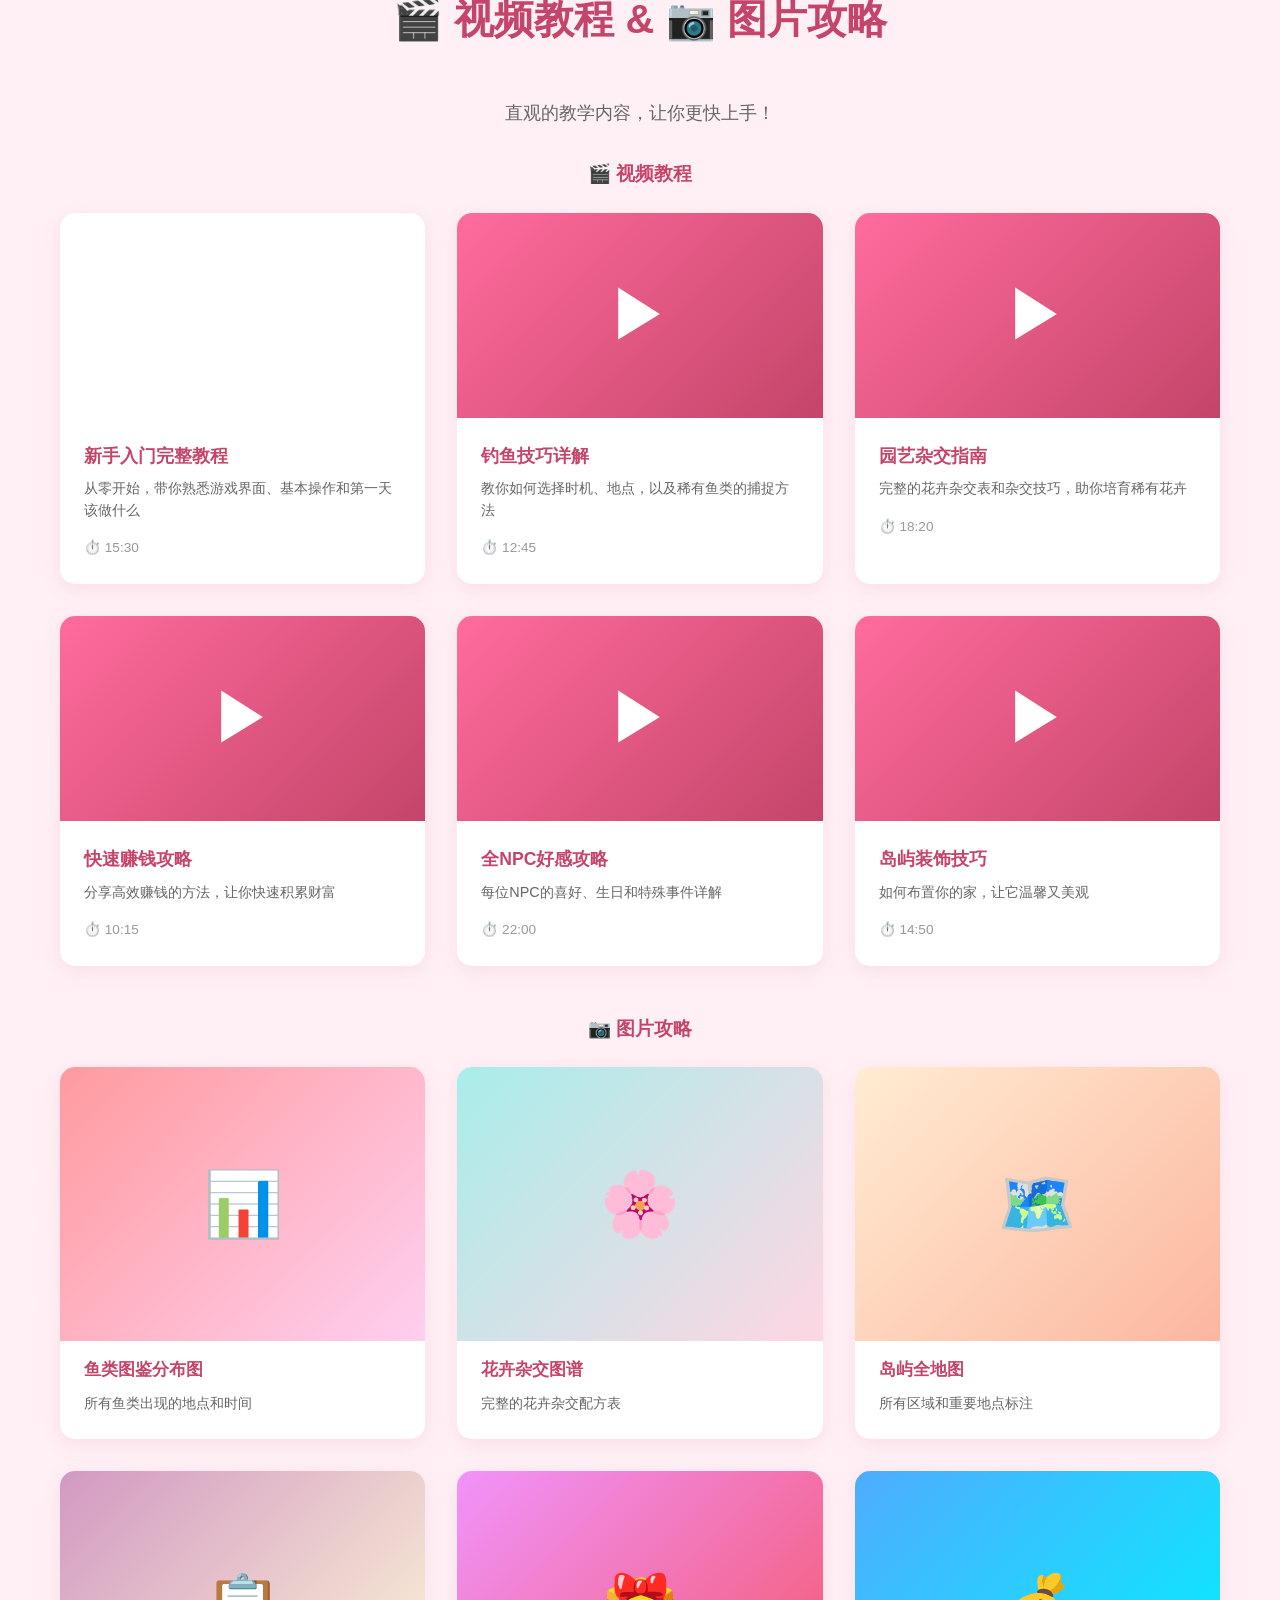
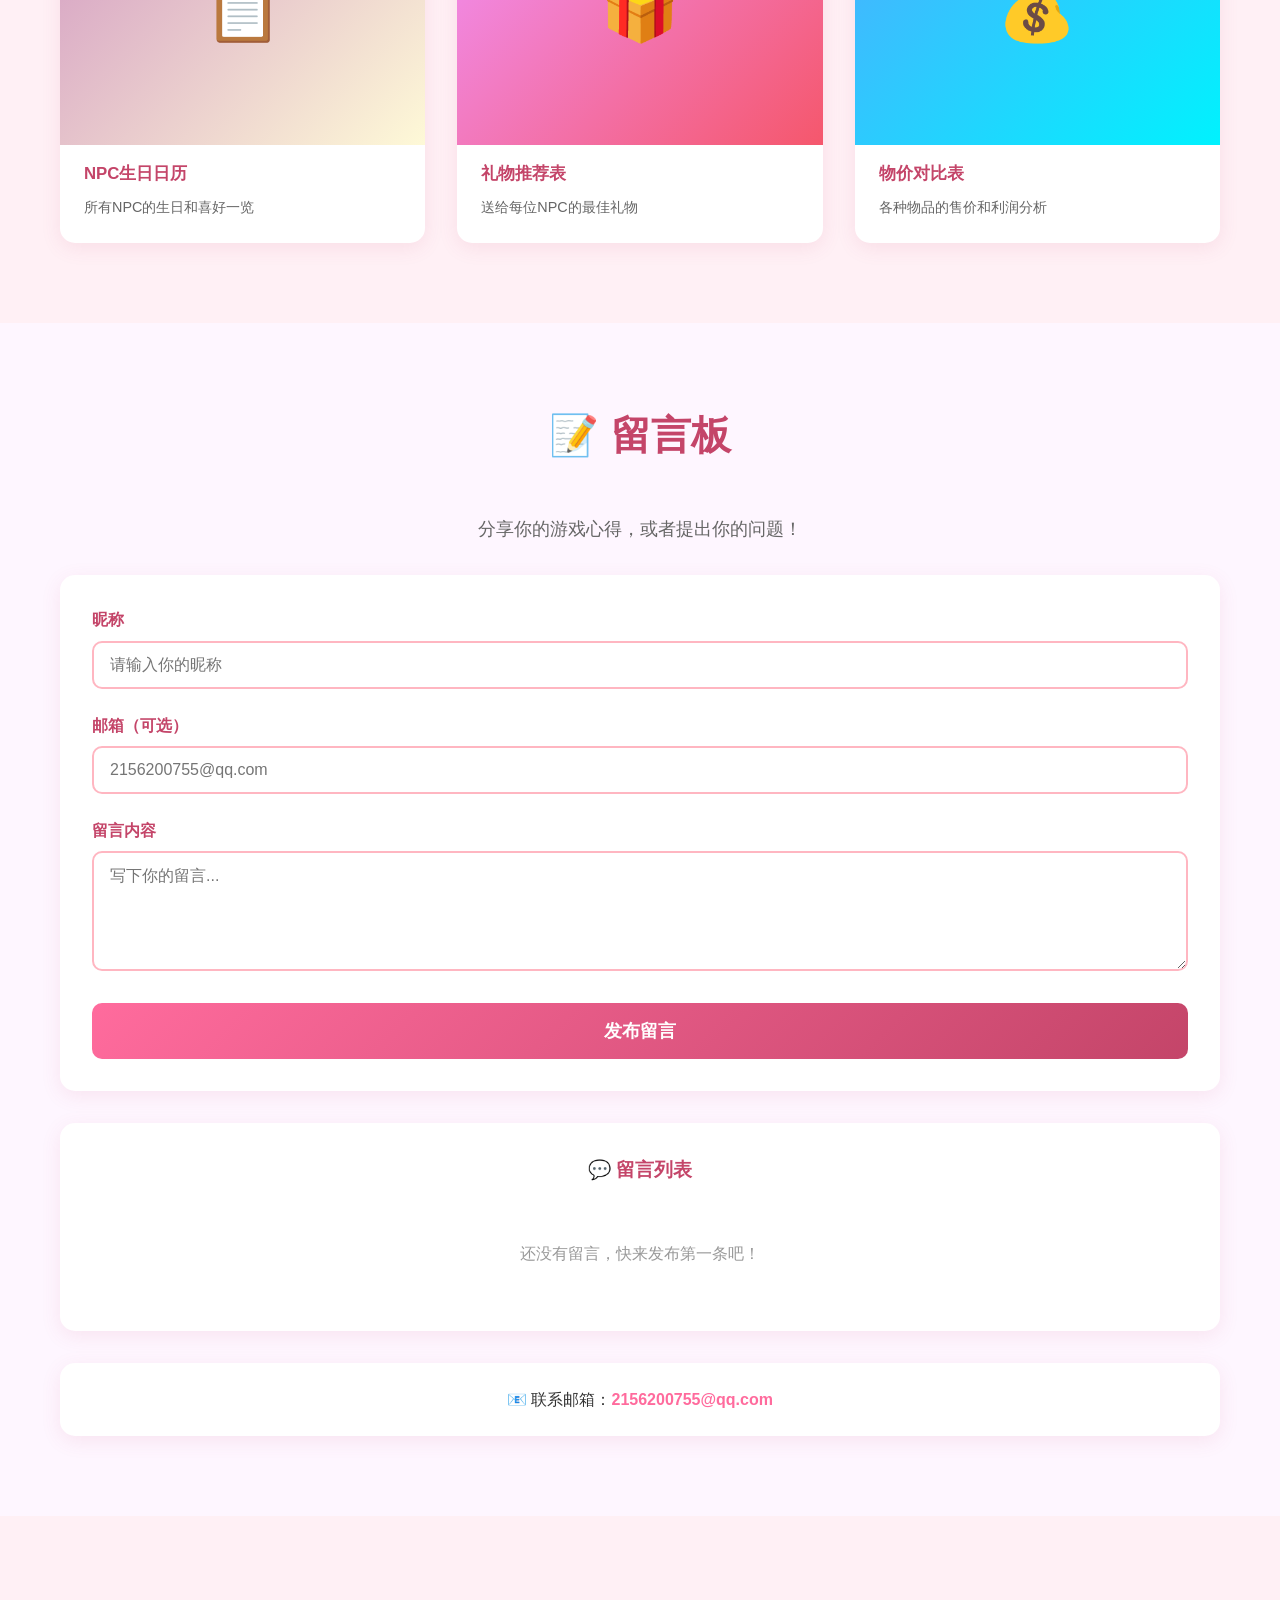
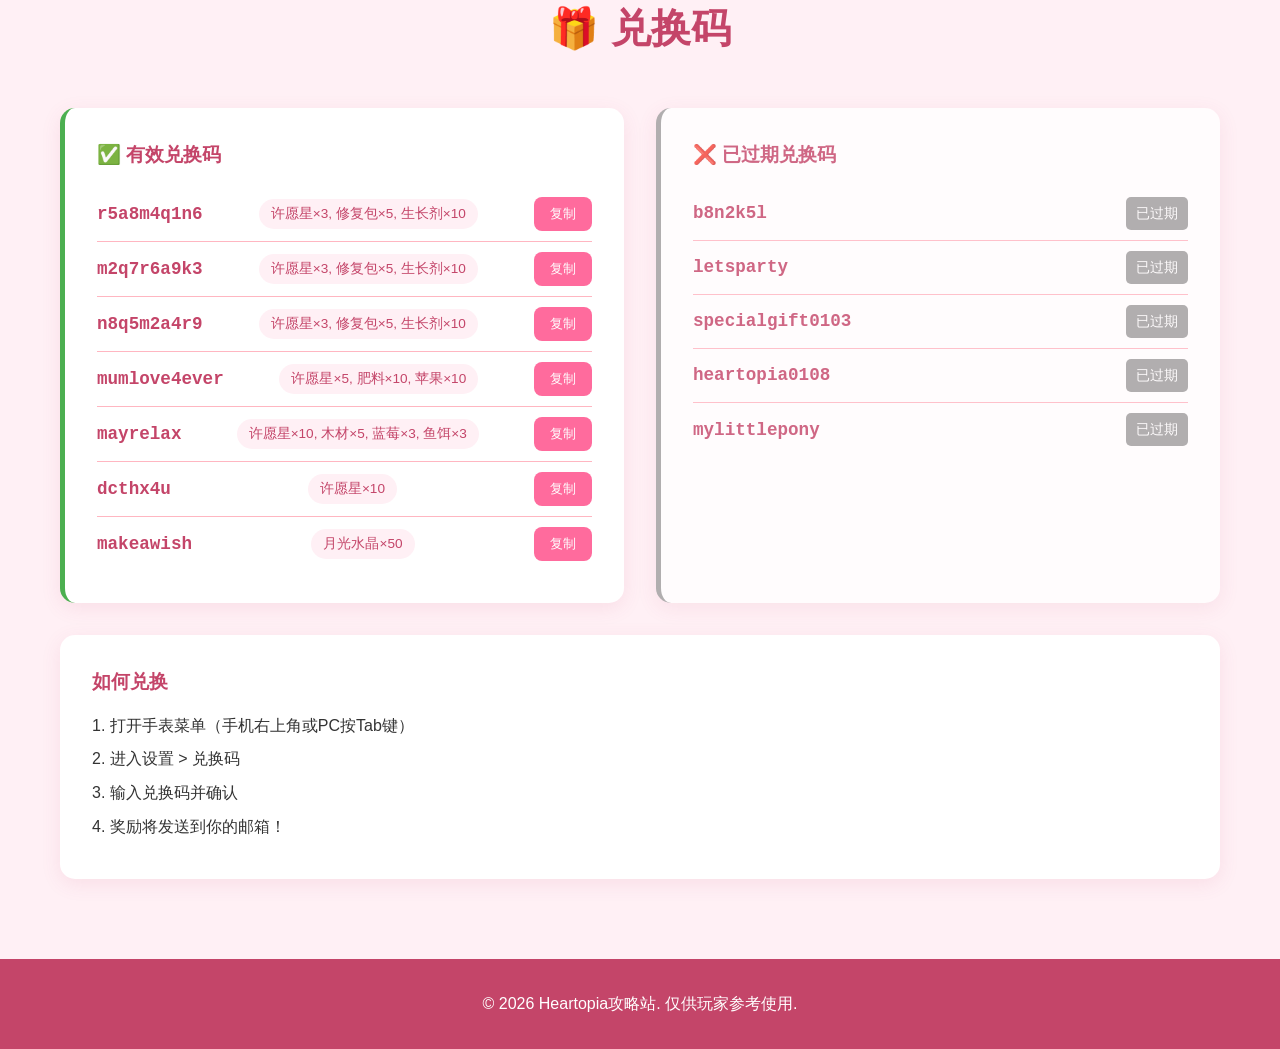
<file: heartopia-website/index.html>
<!DOCTYPE html>
<html lang="zh-CN">
<head>
    <meta charset="UTF-8">
    <meta name="viewport" content="width=device-width, initial-scale=1.0">
    <title>Heartopia攻略站 - 玩家必备指南</title>
    <link rel="stylesheet" href="heartopia.css">
</head>
<body>
    <header>
        <nav class="container">
            <div class="logo">💕 Heartopia攻略</div>
            <ul class="nav-links">
                <li><a href="#home">首页</a></li>
                <li><a href="#beginners">新手入门</a></li>
                <li><a href="#fishing">钓鱼攻略</a></li>
                <li><a href="#hobbies">爱好攻略</a></li>
                <li><a href="#recipes">食谱大全</a></li>
                <li><a href="#npcs">NPC好感</a></li>
                <li><a href="#tutorials">视频教程</a></li>
                <li><a href="#guestbook">留言板</a></li>
                <li><a href="#codes">兑换码</a></li>
            </ul>
        </nav>
    </header>

    <section id="home" class="hero">
        <div class="container">
            <h1>Heartopia 攻略站</h1>
            <p>最全面的Heartopia游戏指南，助你快速上手，成为岛屿达人</p>
            <a href="#beginners" class="btn">开始探索</a>
        </div>
    </section>

    <section id="beginners" class="section">
        <div class="container">
            <h2 class="section-title">新手入门指南</h2>
            <div class="guide-grid">
                <div class="guide-card">
                    <h3>🎮 游戏简介</h3>
                    <p>Heartopia是一款休闲多人生活模拟游戏，在鲸鱼岛上体验钓鱼、园艺、烹饪等乐趣！</p>
                </div>
                <div class="guide-card">
                    <h3>⚡ 体力恢复</h3>
                    <p>睡觉可完全恢复体力，吃食物可恢复部分体力。合理安排时间很重要！</p>
                </div>
                <div class="guide-card">
                    <h3>💰 赚钱方法</h3>
                    <p>卖鱼、卖花、卖昆虫、卖矿石、完成NPC任务、烹饪卖菜都是赚钱的好方法！</p>
                </div>
                <div class="guide-card">
                    <h3>📋 D.G.系统</h3>
                    <p>完成每日居民请求获取贡献勋章，升级D.G.解锁新爱好、区域和功能！</p>
                </div>
            </div>

            <div class="table-container">
                <h3>D.G.等级解锁表</h3>
                <table class="dg-table">
                    <thead>
                        <tr>
                            <th>D.G.等级</th>
                            <th>解锁内容</th>
                        </tr>
                    </thead>
                    <tbody>
                        <tr>
                            <td>DG1</td>
                            <td>制作（工作台、基础家具配方）</td>
                        </tr>
                        <tr>
                            <td>DG3</td>
                            <td>园艺（花圃、种子店、杂交）</td>
                        </tr>
                        <tr>
                            <td>DG5</td>
                            <td>选择一个爱好：烹饪、捕虫或观鸟</td>
                        </tr>
                        <tr>
                            <td>DG6</td>
                            <td>第二个爱好选择</td>
                        </tr>
                        <tr>
                            <td>DG10</td>
                            <td>解锁温泉山区域</td>
                        </tr>
                        <tr>
                            <td>DG12</td>
                            <td>养猫</td>
                        </tr>
                        <tr>
                            <td>DG15</td>
                            <td>养狗</td>
                        </tr>
                    </tbody>
                </table>
            </div>
        </div>
    </section>

    <section id="hobbies" class="section section-alt">
        <div class="container">
            <h2 class="section-title">七大爱好攻略</h2>
            <div class="hobby-grid">
                <div class="hobby-card" data-hobby="fishing">
                    <div class="hobby-icon">🎣</div>
                    <h3>钓鱼</h3>
                    <p>在不同时间、地点钓到各种鱼类，是最稳定的赚钱方式！</p>
                </div>
                <div class="hobby-card" data-hobby="gardening">
                    <div class="hobby-icon">🌱</div>
                    <h3>园艺</h3>
                    <p>种植花卉、蔬菜，研究杂交配方，培育稀有品种！</p>
                </div>
                <div class="hobby-card" data-hobby="cooking">
                    <div class="hobby-icon">🍳</div>
                    <h3>烹饪</h3>
                    <p>收集食谱，制作美味佳肴，恢复体力或卖出赚钱！</p>
                </div>
                <div class="hobby-card" data-hobby="bugs">
                    <div class="hobby-icon">🦋</div>
                    <h3>捕虫</h3>
                    <p>捕捉各种昆虫，收集图鉴，稀有昆虫价值不菲！</p>
                </div>
                <div class="hobby-card" data-hobby="birds">
                    <div class="hobby-icon">🐦</div>
                    <h3>观鸟</h3>
                    <p>观察和记录各种鸟类，享受宁静的自然时光！</p>
                </div>
                <div class="hobby-card" data-hobby="cats">
                    <div class="hobby-icon">🐱</div>
                    <h3>养猫</h3>
                    <p>领养可爱的猫咪，照顾它们，收获温馨陪伴！</p>
                </div>
                <div class="hobby-card" data-hobby="dogs">
                    <div class="hobby-icon">🐕</div>
                    <h3>养狗</h3>
                    <p>领养忠诚的狗狗，一起探索岛屿，快乐生活！</p>
                </div>
            </div>
        </div>
    </section>

    <section id="fishing" class="section">
        <div class="container">
            <h2 class="section-title">🎣 钓鱼攻略</h2>
            <div class="fishing-tips">
                <div class="tip-box">
                    <h3>📌 钓鱼基础</h3>
                    <p>钓鱼是第一个解锁的爱好，Vanya是你的钓鱼导师。钓鱼需要注意时间、天气和地点！</p>
                </div>
                <div class="tip-box">
                    <h3>⏰ 最佳时间</h3>
                    <p><strong>黎明（5:00-7:00）</strong>：最珍贵，剑鱼、鲟鱼、锦鲤在此出现</p>
                    <p><strong>早晨/下午</strong>：普通鱼类活跃</p>
                    <p><strong>黄昏/夜晚</strong>：鲶鱼、鳗鱼出现</p>
                </div>
                <div class="tip-box">
                    <h3>🌤️ 天气影响</h3>
                    <p><strong>晴天</strong>：常见鱼类</p>
                    <p><strong>雨天/彩虹</strong>：稀有鱼类出现概率增加！</p>
                </div>
            </div>
            
            <div class="table-container">
                <h3>🐟 热门鱼类速查表</h3>
                <table class="fish-table">
                    <thead>
                        <tr>
                            <th>鱼类</th>
                            <th>地点</th>
                            <th>时间</th>
                            <th>天气</th>
                            <th>售价</th>
                        </tr>
                    </thead>
                    <tbody>
                        <tr>
                            <td>蓝鳃太阳鱼</td>
                            <td>池塘</td>
                            <td>任意</td>
                            <td>任意</td>
                            <td>40</td>
                        </tr>
                        <tr>
                            <td>鲈鱼</td>
                            <td>湖泊</td>
                            <td>早晨/下午</td>
                            <td>任意</td>
                            <td>80</td>
                        </tr>
                        <tr>
                            <td>小鳟鱼</td>
                            <td>河流</td>
                            <td>早晨</td>
                            <td>任意</td>
                            <td>90</td>
                        </tr>
                        <tr>
                            <td>鲶鱼</td>
                            <td>河流</td>
                            <td>黄昏/夜晚</td>
                            <td>任意</td>
                            <td>120</td>
                        </tr>
                        <tr>
                            <td>锦鲤</td>
                            <td>池塘</td>
                            <td>任意</td>
                            <td>晴天</td>
                            <td>250</td>
                        </tr>
                        <tr>
                            <td>鲟鱼</td>
                            <td>河流</td>
                            <td>黎明</td>
                            <td>多云</td>
                            <td>400</td>
                        </tr>
                        <tr>
                            <td>剑鱼</td>
                            <td>海洋</td>
                            <td>黎明</td>
                            <td>多云</td>
                            <td>600</td>
                        </tr>
                    </tbody>
                </table>
            </div>
        </div>
    </section>

    <section id="recipes" class="section section-alt">
        <div class="container">
            <h2 class="section-title">🍳 食谱大全</h2>
            <p class="section-subtitle">烹饪是最赚钱的爱好！DG等级5解锁，找Massimo学习</p>
            
            <div class="recipe-categories">
                <button class="category-btn active" data-category="all">全部</button>
                <button class="category-btn" data-category="jam">果酱</button>
                <button class="category-btn" data-category="soup">汤类</button>
                <button class="category-btn" data-category="pie">派类</button>
                <button class="category-btn" data-category="salad">沙拉</button>
                <button class="category-btn" data-category="main">主菜</button>
                <button class="category-btn" data-category="dessert">甜点</button>
            </div>
            
            <div class="recipe-list">
                <div class="recipe-card-small" data-category="jam">
                    <h4>草莓酱</h4>
                    <p><strong>材料：</strong>草莓×3，糖×1</p>
                    <p><strong>等级：</strong>1 | <strong>售价：</strong>60 | <strong>能量：</strong>+25</p>
                </div>
                <div class="recipe-card-small" data-category="soup">
                    <h4>番茄汤</h4>
                    <p><strong>材料：</strong>番茄×2，洋葱×1，盐×1</p>
                    <p><strong>等级：</strong>2 | <strong>售价：</strong>75 | <strong>能量：</strong>+35</p>
                </div>
                <div class="recipe-card-small" data-category="pie">
                    <h4>苹果派</h4>
                    <p><strong>材料：</strong>苹果×3，面粉×1，糖×1，黄油×1</p>
                    <p><strong>等级：</strong>3 | <strong>售价：</strong>150 | <strong>能量：</strong>+60</p>
                </div>
                <div class="recipe-card-small" data-category="salad">
                    <h4>田园沙拉</h4>
                    <p><strong>材料：</strong>生菜×2，番茄×1，黄瓜×1</p>
                    <p><strong>等级：</strong>1 | <strong>售价：</strong>50 | <strong>能量：</strong>+20</p>
                </div>
                <div class="recipe-card-small" data-category="main">
                    <h4>烤三文鱼</h4>
                    <p><strong>材料：</strong>三文鱼×1，柠檬×1，香草×1，黄油×1</p>
                    <p><strong>等级：</strong>5 | <strong>售价：</strong>200 | <strong>能量：</strong>+70</p>
                </div>
                <div class="recipe-card-small" data-category="dessert">
                    <h4>巧克力蛋糕</h4>
                    <p><strong>材料：</strong>面粉×1，可可×2，蛋×1，糖×1，牛奶×1</p>
                    <p><strong>等级：</strong>7 | <strong>售价：</strong>250 | <strong>能量：</strong>+85</p>
                </div>
                <div class="recipe-card-small" data-category="main">
                    <h4>龙虾大餐</h4>
                    <p><strong>材料：</strong>龙虾×1，黄油×2，柠檬×1，香草×1</p>
                    <p><strong>等级：</strong>10 | <strong>售价：</strong>520 | <strong>能量：</strong>+120</p>
                </div>
            </div>
        </div>
    </section>

    <section id="npcs" class="section">
        <div class="container">
            <h2 class="section-title">👥 NPC好感度攻略</h2>
            <p class="section-subtitle">每天送一个礼物，生日送礼双倍！好感度解锁折扣和专属物品</p>
            
            <div class="npc-grid">
                <div class="npc-card">
                    <div class="npc-avatar">🎣</div>
                    <h4>Vanya - 钓鱼导师</h4>
                    <p><strong>最爱：</strong>鱼类、海鲜、钓鱼用品</p>
                    <p><strong>喜欢：</strong>高品质鱼、钓鱼相关</p>
                    <p><strong>讨厌：</strong>垃圾、矿石</p>
                </div>
                <div class="npc-card">
                    <div class="npc-avatar">🌱</div>
                    <h4>Blanc - 园艺导师</h4>
                    <p><strong>最爱：</strong>稀有花卉、种子、花束</p>
                    <p><strong>喜欢：</strong>新鲜作物、普通花、肥料</p>
                    <p><strong>讨厌：</strong>昆虫、垃圾、矿石</p>
                </div>
                <div class="npc-card">
                    <div class="npc-avatar">👨‍🍳</div>
                    <h4>Massimo - 烹饪导师</h4>
                    <p><strong>最爱：</strong>复杂食谱、稀有香料、松露</p>
                    <p><strong>喜欢：</strong>任何食物、配料、食谱</p>
                    <p><strong>讨厌：</strong>垃圾、生肉</p>
                </div>
                <div class="npc-card">
                    <div class="npc-avatar">🦋</div>
                    <h4>Naniwa - 捕虫导师</h4>
                    <p><strong>最爱：</strong>稀有蝴蝶、稀有甲虫、稀有昆虫</p>
                    <p><strong>喜欢：</strong>普通昆虫、捕虫网、蜂蜜</p>
                    <p><strong>讨厌：</strong>杀虫剂、垃圾</p>
                </div>
                <div class="npc-card">
                    <div class="npc-avatar">🐦</div>
                    <h4>Bailey J - 观鸟导师</h4>
                    <p><strong>最爱：</strong>高品质鸟照、稀有鸟照、鸟食</p>
                    <p><strong>喜欢：</strong>普通鸟照、种子、羽毛</p>
                    <p><strong>讨厌：</strong>垃圾、吵闹物品</p>
                </div>
                <div class="npc-card">
                    <div class="npc-avatar">🐾</div>
                    <h4>Mrs. Joan - 宠物店主</h4>
                    <p><strong>最爱：</strong>宠物零食、稀有宠物用品、毛球</p>
                    <p><strong>喜欢：</strong>宠物食物、花、温馨物品</p>
                    <p><strong>讨厌：</strong>垃圾、恐怖物品</p>
                </div>
                <div class="npc-card">
                    <div class="npc-avatar">🏗️</div>
                    <h4>Bob - 建筑师</h4>
                    <p><strong>最爱：</strong>优质木材、稀有材料、蓝图</p>
                    <p><strong>喜欢：</strong>普通木材、石头、工具、矿石</p>
                    <p><strong>讨厌：</strong>垃圾、花</p>
                </div>
                <div class="npc-card">
                    <div class="npc-avatar">🎨</div>
                    <h4>Patti - 年轻艺术家</h4>
                    <p><strong>最爱：</strong>糖果、玩具、艺术用品、彩色物品</p>
                    <p><strong>喜欢：</strong>甜食、花、水果</p>
                    <p><strong>讨厌：</strong>昆虫、辣食</p>
                </div>
            </div>
            
            <div class="friendship-tips">
                <h3>💡 友情小贴士</h3>
                <div class="tips-row">
                    <div class="tip-item">
                        <span class="tip-icon">👋</span>
                        <p><strong>每天对话</strong>：每天和NPC聊聊天，增加少量好感</p>
                    </div>
                    <div class="tip-item">
                        <span class="tip-icon">🎁</span>
                        <p><strong>每天一礼</strong>：每天只能送一个礼物，选他们喜欢的！</p>
                    </div>
                    <div class="tip-item">
                        <span class="tip-icon">🎂</span>
                        <p><strong>生日送礼</strong>：生日当天送礼，好感度双倍！</p>
                    </div>
                    <div class="tip-item">
                        <span class="tip-icon">😊</span>
                        <p><strong>注意心情</strong>：NPC心情好的时候（周围有星星），送礼效果更好！</p>
                    </div>
                </div>
            </div>
        </div>
    </section>

    <section id="tutorials" class="section section-alt">
        <div class="container">
            <h2 class="section-title">🎬 视频教程 & 📷 图片攻略</h2>
            <p class="section-subtitle">直观的教学内容，让你更快上手！</p>

            <h3 style="text-align: center; color: #c44569; margin-bottom: 1.5rem;">🎬 视频教程</h3>
            <div class="video-grid">
                <div class="video-card">
                    <div class="video-thumbnail">
                        <iframe class="bilibili-player" src="//player.bilibili.com/player.html?bvid=BV1SZbkeNE5a&page=1&autoplay=0" scrolling="no" border="0" frameborder="no" framespacing="0" allowfullscreen="true"></iframe>
                    </div>
                    <div class="video-info">
                        <h4>新手入门完整教程</h4>
                        <p>从零开始，带你熟悉游戏界面、基本操作和第一天该做什么</p>
                        <span class="video-duration">⏱️ 15:30</span>
                    </div>
                </div>
                <div class="video-card">
                    <div class="video-thumbnail">
                        <div class="video-placeholder">
                            <span class="play-icon">▶</span>
                        </div>
                    </div>
                    <div class="video-info">
                        <h4>钓鱼技巧详解</h4>
                        <p>教你如何选择时机、地点，以及稀有鱼类的捕捉方法</p>
                        <span class="video-duration">⏱️ 12:45</span>
                    </div>
                </div>
                <div class="video-card">
                    <div class="video-thumbnail">
                        <div class="video-placeholder">
                            <span class="play-icon">▶</span>
                        </div>
                    </div>
                    <div class="video-info">
                        <h4>园艺杂交指南</h4>
                        <p>完整的花卉杂交表和杂交技巧，助你培育稀有花卉</p>
                        <span class="video-duration">⏱️ 18:20</span>
                    </div>
                </div>
                <div class="video-card">
                    <div class="video-thumbnail">
                        <div class="video-placeholder">
                            <span class="play-icon">▶</span>
                        </div>
                    </div>
                    <div class="video-info">
                        <h4>快速赚钱攻略</h4>
                        <p>分享高效赚钱的方法，让你快速积累财富</p>
                        <span class="video-duration">⏱️ 10:15</span>
                    </div>
                </div>
                <div class="video-card">
                    <div class="video-thumbnail">
                        <div class="video-placeholder">
                            <span class="play-icon">▶</span>
                        </div>
                    </div>
                    <div class="video-info">
                        <h4>全NPC好感攻略</h4>
                        <p>每位NPC的喜好、生日和特殊事件详解</p>
                        <span class="video-duration">⏱️ 22:00</span>
                    </div>
                </div>
                <div class="video-card">
                    <div class="video-thumbnail">
                        <div class="video-placeholder">
                            <span class="play-icon">▶</span>
                        </div>
                    </div>
                    <div class="video-info">
                        <h4>岛屿装饰技巧</h4>
                        <p>如何布置你的家，让它温馨又美观</p>
                        <span class="video-duration">⏱️ 14:50</span>
                    </div>
                </div>
            </div>

            <h3 style="text-align: center; color: #c44569; margin: 3rem 0 1.5rem;">📷 图片攻略</h3>
            <div class="gallery-grid">
                <div class="gallery-item">
                    <div class="gallery-placeholder" style="background: linear-gradient(135deg, #ff9a9e 0%, #fecfef 100%);">
                        <span>📊</span>
                    </div>
                    <p class="gallery-title">鱼类图鉴分布图</p>
                    <p class="gallery-desc">所有鱼类出现的地点和时间</p>
                </div>
                <div class="gallery-item">
                    <div class="gallery-placeholder" style="background: linear-gradient(135deg, #a8edea 0%, #fed6e3 100%);">
                        <span>🌸</span>
                    </div>
                    <p class="gallery-title">花卉杂交图谱</p>
                    <p class="gallery-desc">完整的花卉杂交配方表</p>
                </div>
                <div class="gallery-item">
                    <div class="gallery-placeholder" style="background: linear-gradient(135deg, #ffecd2 0%, #fcb69f 100%);">
                        <span>🗺️</span>
                    </div>
                    <p class="gallery-title">岛屿全地图</p>
                    <p class="gallery-desc">所有区域和重要地点标注</p>
                </div>
                <div class="gallery-item">
                    <div class="gallery-placeholder" style="background: linear-gradient(135deg, #d299c2 0%, #fef9d7 100%);">
                        <span>📋</span>
                    </div>
                    <p class="gallery-title">NPC生日日历</p>
                    <p class="gallery-desc">所有NPC的生日和喜好一览</p>
                </div>
                <div class="gallery-item">
                    <div class="gallery-placeholder" style="background: linear-gradient(135deg, #f093fb 0%, #f5576c 100%);">
                        <span>🎁</span>
                    </div>
                    <p class="gallery-title">礼物推荐表</p>
                    <p class="gallery-desc">送给每位NPC的最佳礼物</p>
                </div>
                <div class="gallery-item">
                    <div class="gallery-placeholder" style="background: linear-gradient(135deg, #4facfe 0%, #00f2fe 100%);">
                        <span>💰</span>
                    </div>
                    <p class="gallery-title">物价对比表</p>
                    <p class="gallery-desc">各种物品的售价和利润分析</p>
                </div>
            </div>
        </div>
    </section>

    <section id="guestbook" class="section">
        <div class="container">
            <h2 class="section-title">📝 留言板</h2>
            <p class="section-subtitle">分享你的游戏心得，或者提出你的问题！</p>

            <div class="guestbook-form">
                <div class="form-group">
                    <label for="guest-name">昵称</label>
                    <input type="text" id="guest-name" placeholder="请输入你的昵称" required>
                </div>
                <div class="form-group">
                    <label for="guest-email">邮箱（可选）</label>
                    <input type="email" id="guest-email" placeholder="2156200755@qq.com">
                </div>
                <div class="form-group">
                    <label for="guest-message">留言内容</label>
                    <textarea id="guest-message" placeholder="写下你的留言..." required></textarea>
                </div>
                <button class="submit-btn" onclick="submitGuestbook()">发布留言</button>
            </div>

            <div class="messages-container">
                <h3 style="text-align: center; color: #c44569; margin-bottom: 1.5rem;">💬 留言列表</h3>
                <div id="messages-list"></div>
            </div>

            <div class="contact-info">
                <p>📧 联系邮箱：<a href="mailto:2156200755@qq.com">2156200755@qq.com</a></p>
            </div>
        </div>
    </section>

    <section id="codes" class="section section-alt">
        <div class="container">
            <h2 class="section-title">🎁 兑换码</h2>
            <div class="codes-container">
                <div class="code-card active">
                    <div class="code-title">✅ 有效兑换码</div>
                    <div class="code-item">
                        <span class="code">r5a8m4q1n6</span>
                        <span class="reward-tag">许愿星×3, 修复包×5, 生长剂×10</span>
                        <button class="copy-btn" onclick="copyCode('r5a8m4q1n6')">复制</button>
                    </div>
                    <div class="code-item">
                        <span class="code">m2q7r6a9k3</span>
                        <span class="reward-tag">许愿星×3, 修复包×5, 生长剂×10</span>
                        <button class="copy-btn" onclick="copyCode('m2q7r6a9k3')">复制</button>
                    </div>
                    <div class="code-item">
                        <span class="code">n8q5m2a4r9</span>
                        <span class="reward-tag">许愿星×3, 修复包×5, 生长剂×10</span>
                        <button class="copy-btn" onclick="copyCode('n8q5m2a4r9')">复制</button>
                    </div>
                    <div class="code-item">
                        <span class="code">mumlove4ever</span>
                        <span class="reward-tag">许愿星×5, 肥料×10, 苹果×10</span>
                        <button class="copy-btn" onclick="copyCode('mumlove4ever')">复制</button>
                    </div>
                    <div class="code-item">
                        <span class="code">mayrelax</span>
                        <span class="reward-tag">许愿星×10, 木材×5, 蓝莓×3, 鱼饵×3</span>
                        <button class="copy-btn" onclick="copyCode('mayrelax')">复制</button>
                    </div>
                    <div class="code-item">
                        <span class="code">dcthx4u</span>
                        <span class="reward-tag">许愿星×10</span>
                        <button class="copy-btn" onclick="copyCode('dcthx4u')">复制</button>
                    </div>
                    <div class="code-item">
                        <span class="code">makeawish</span>
                        <span class="reward-tag">月光水晶×50</span>
                        <button class="copy-btn" onclick="copyCode('makeawish')">复制</button>
                    </div>
                </div>
                <div class="code-card expired">
                    <div class="code-title">❌ 已过期兑换码</div>
                    <div class="code-item">
                        <span class="code">b8n2k5l</span>
                        <span class="expired-tag">已过期</span>
                    </div>
                    <div class="code-item">
                        <span class="code">letsparty</span>
                        <span class="expired-tag">已过期</span>
                    </div>
                    <div class="code-item">
                        <span class="code">specialgift0103</span>
                        <span class="expired-tag">已过期</span>
                    </div>
                    <div class="code-item">
                        <span class="code">heartopia0108</span>
                        <span class="expired-tag">已过期</span>
                    </div>
                    <div class="code-item">
                        <span class="code">mylittlepony</span>
                        <span class="expired-tag">已过期</span>
                    </div>
                </div>
            </div>
            <div class="redeem-tip">
                <h3>如何兑换</h3>
                <p>1. 打开手表菜单（手机右上角或PC按Tab键）</p>
                <p>2. 进入设置 > 兑换码</p>
                <p>3. 输入兑换码并确认</p>
                <p>4. 奖励将发送到你的邮箱！</p>
            </div>
        </div>
    </section>

    <footer>
        <div class="container">
            <p>&copy; 2026 Heartopia攻略站. 仅供玩家参考使用.</p>
        </div>
    </footer>

    <script src="heartopia.js"></script>
</body>
</html>
</file>
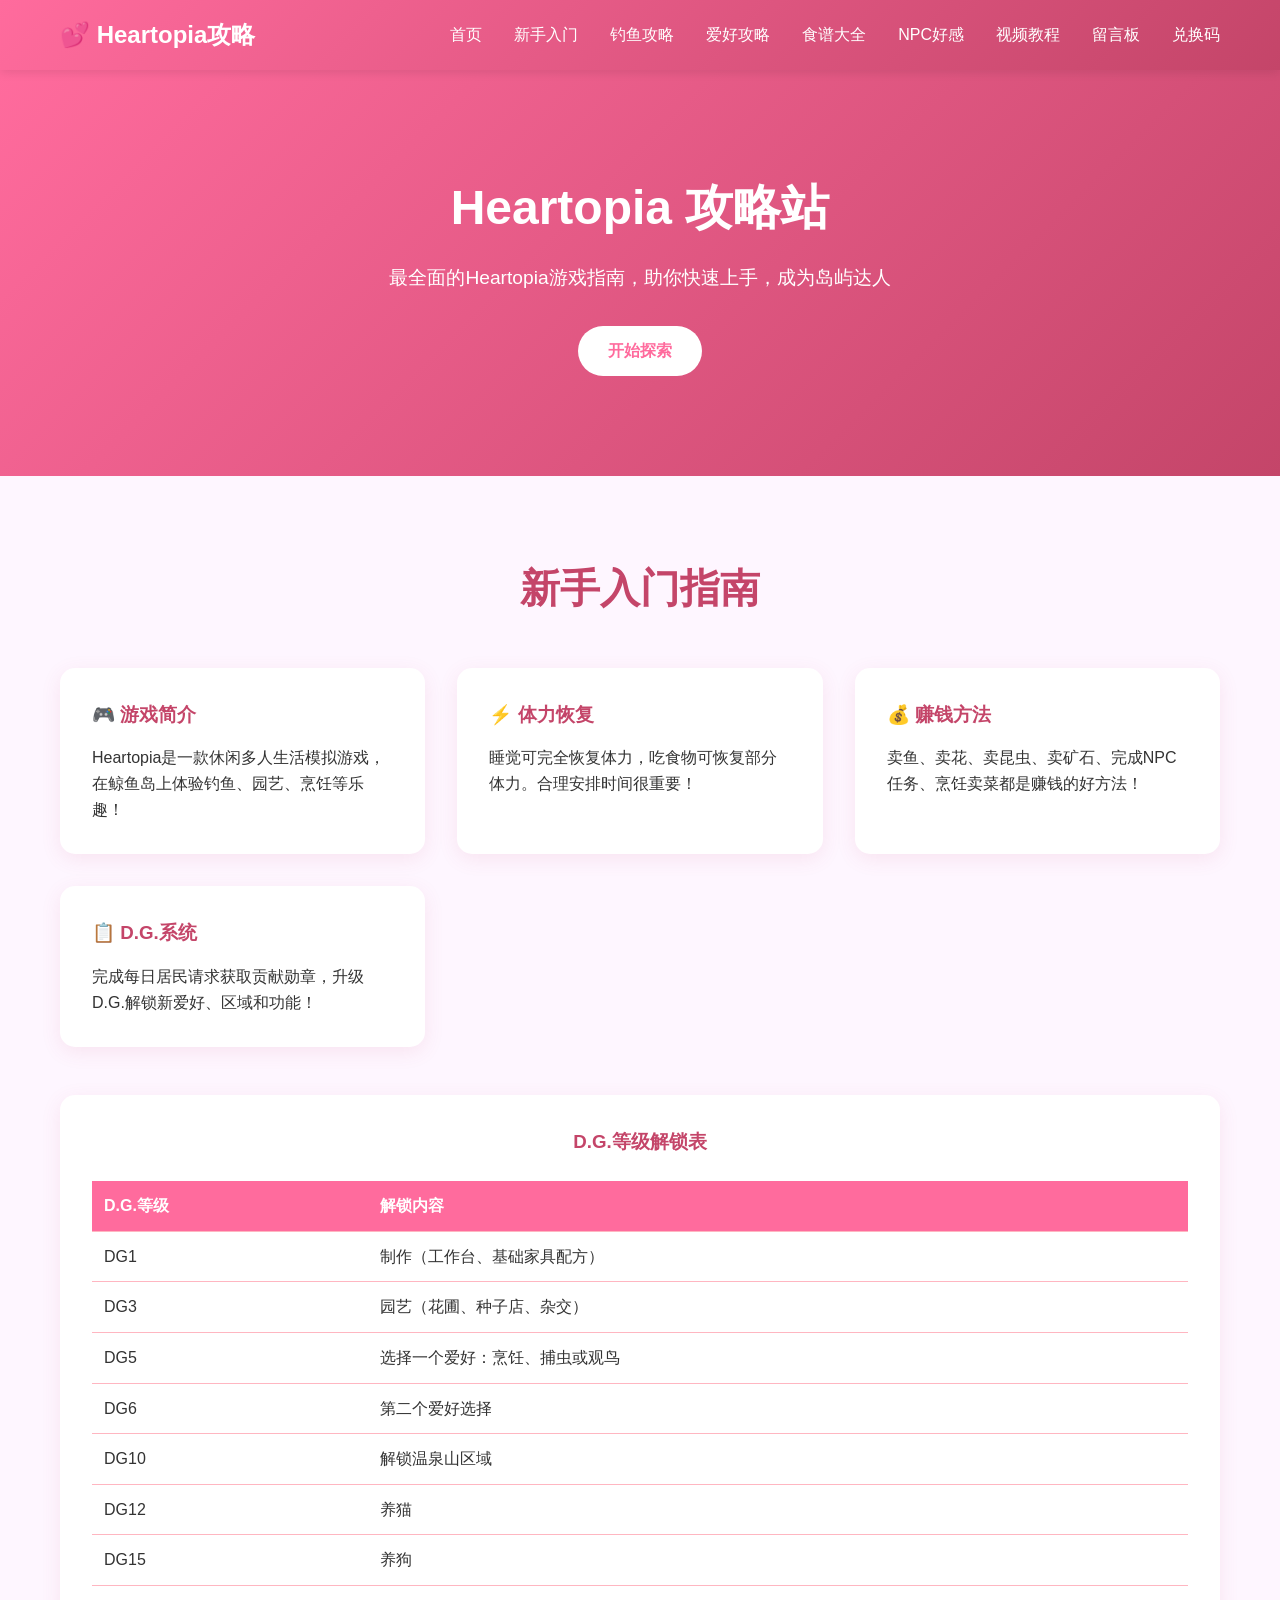
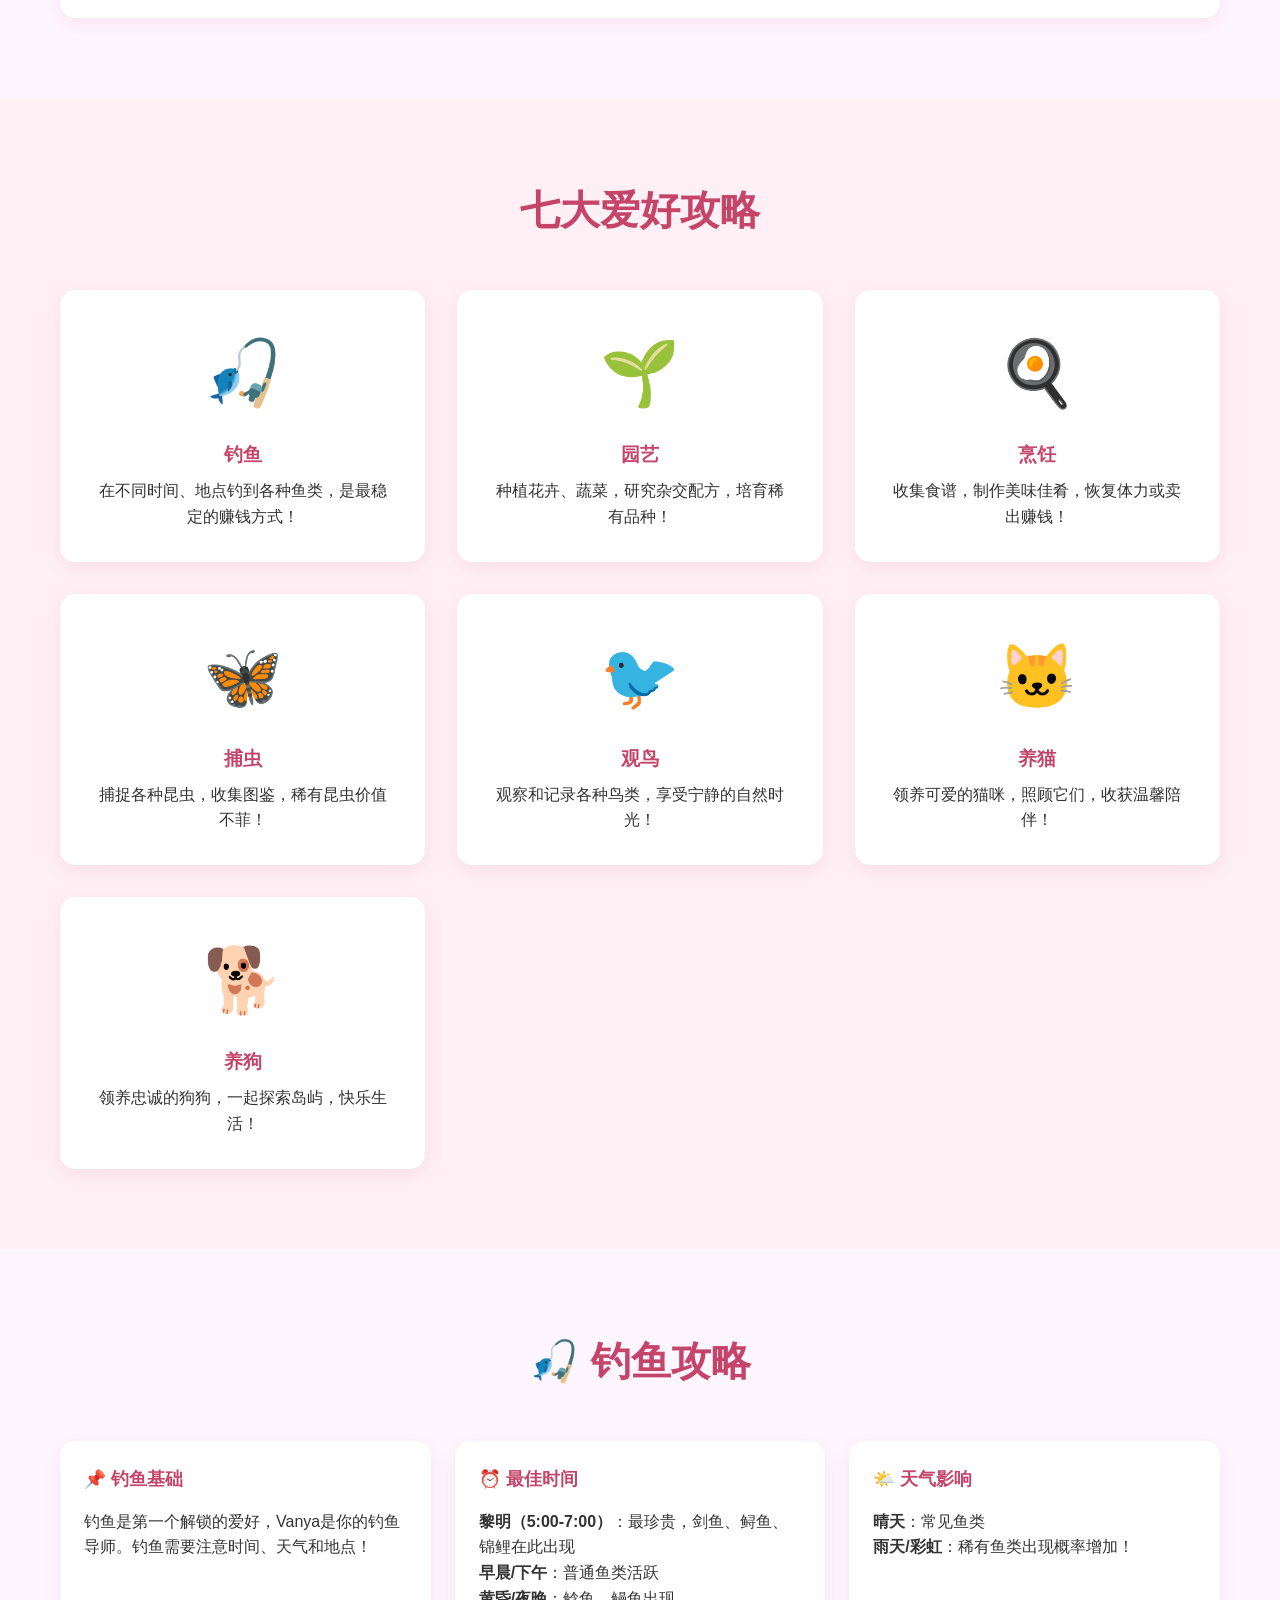
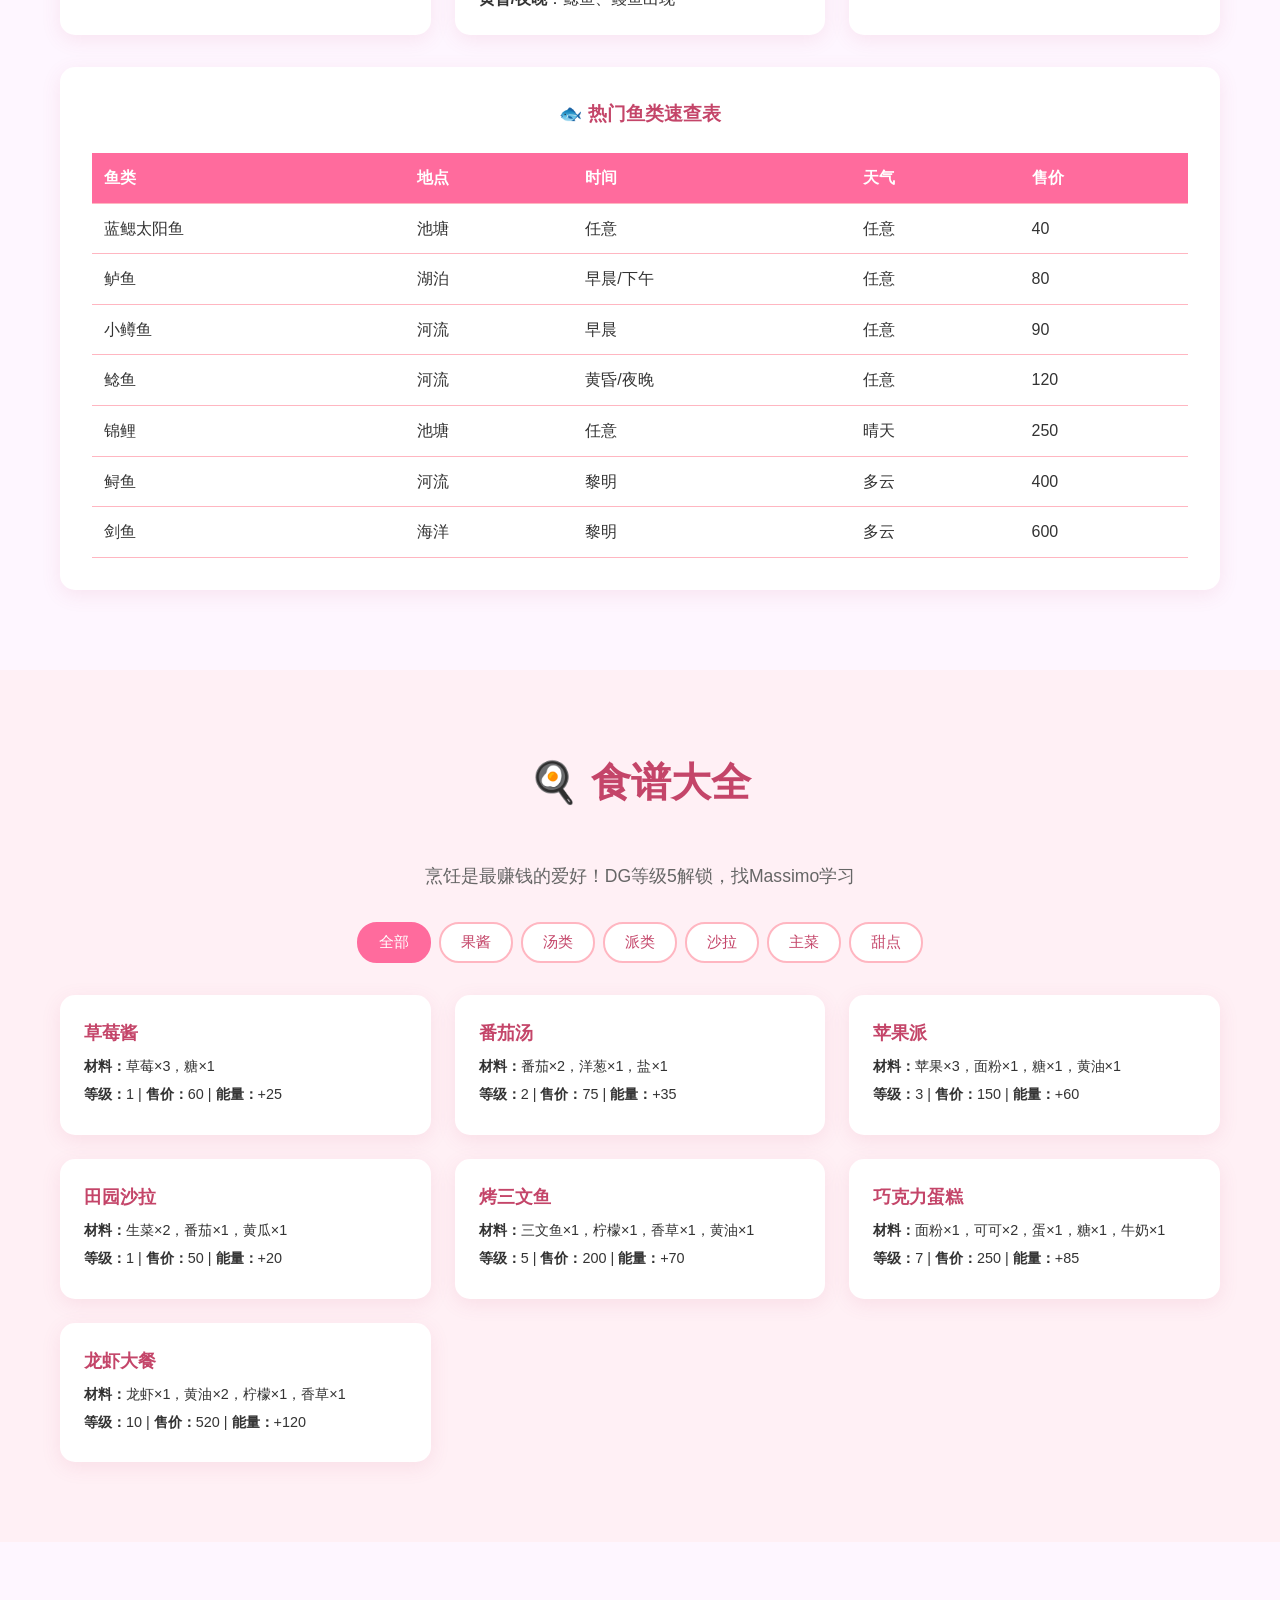
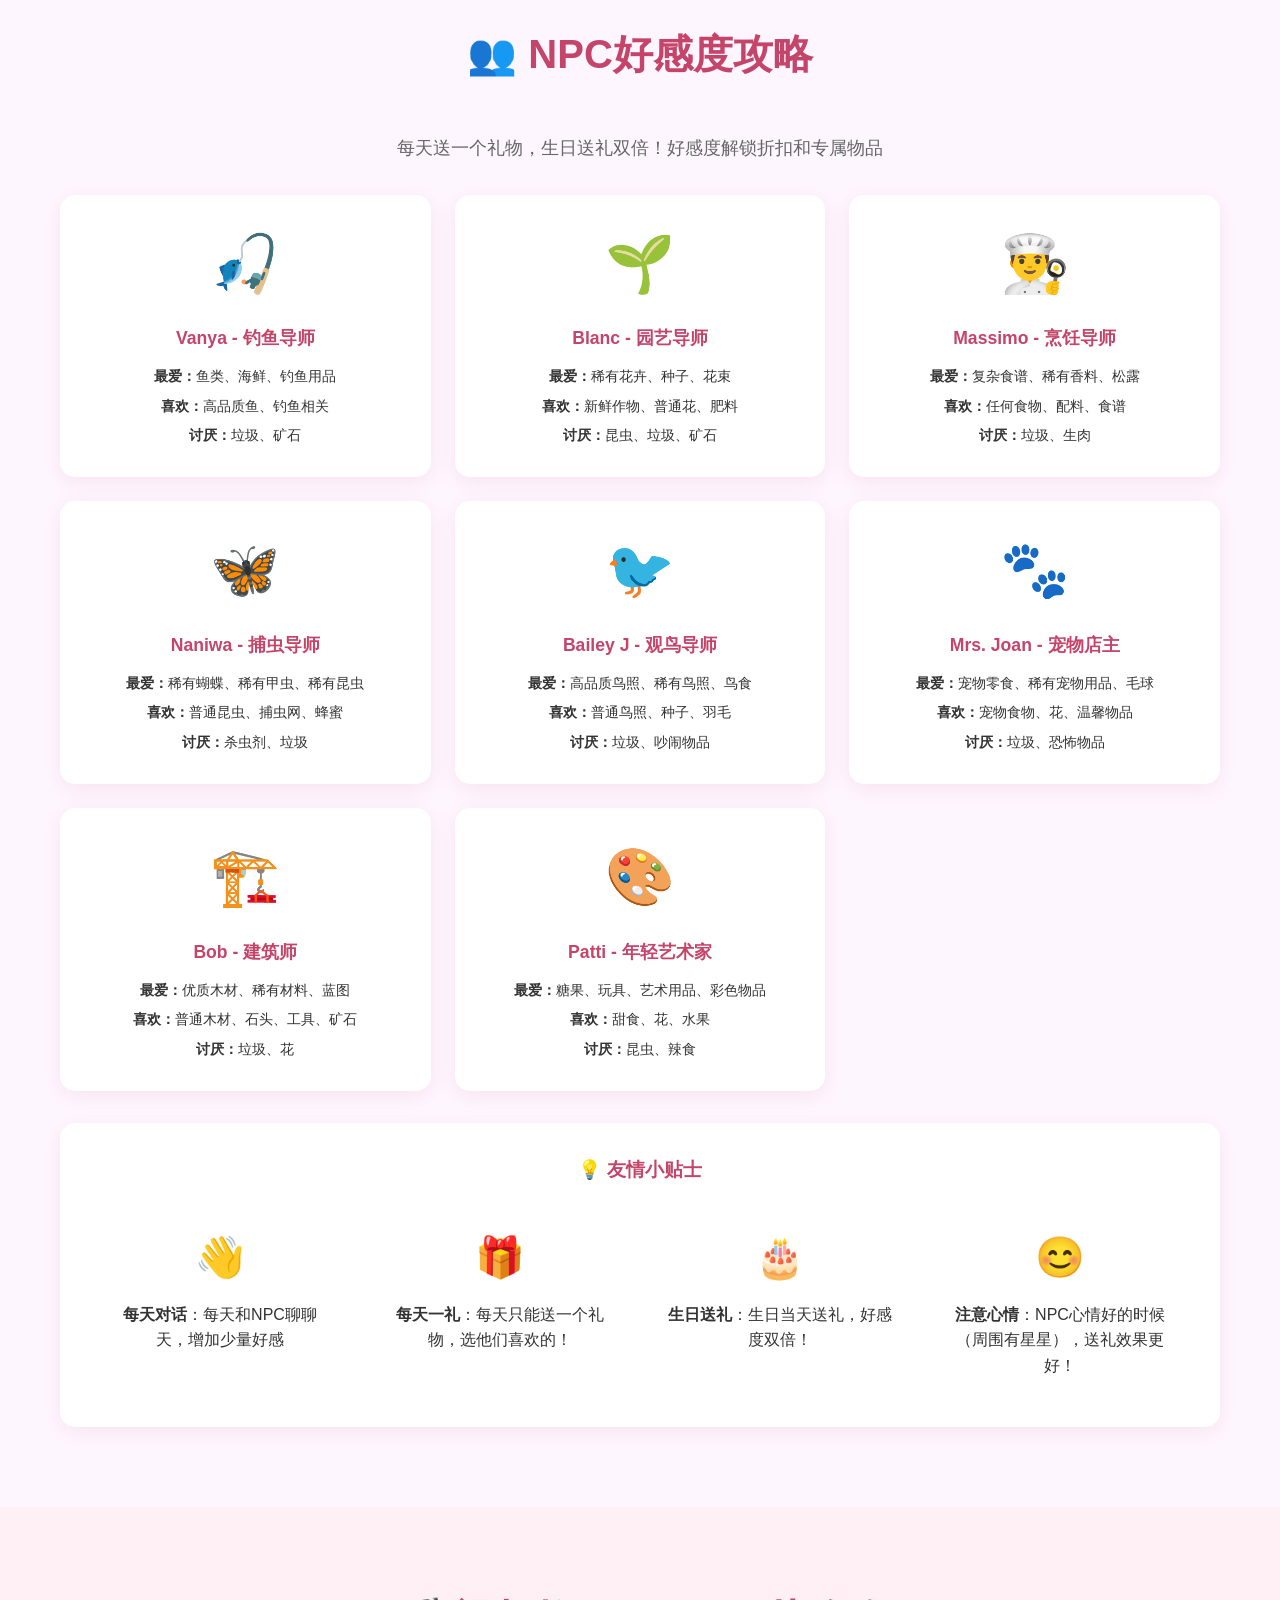
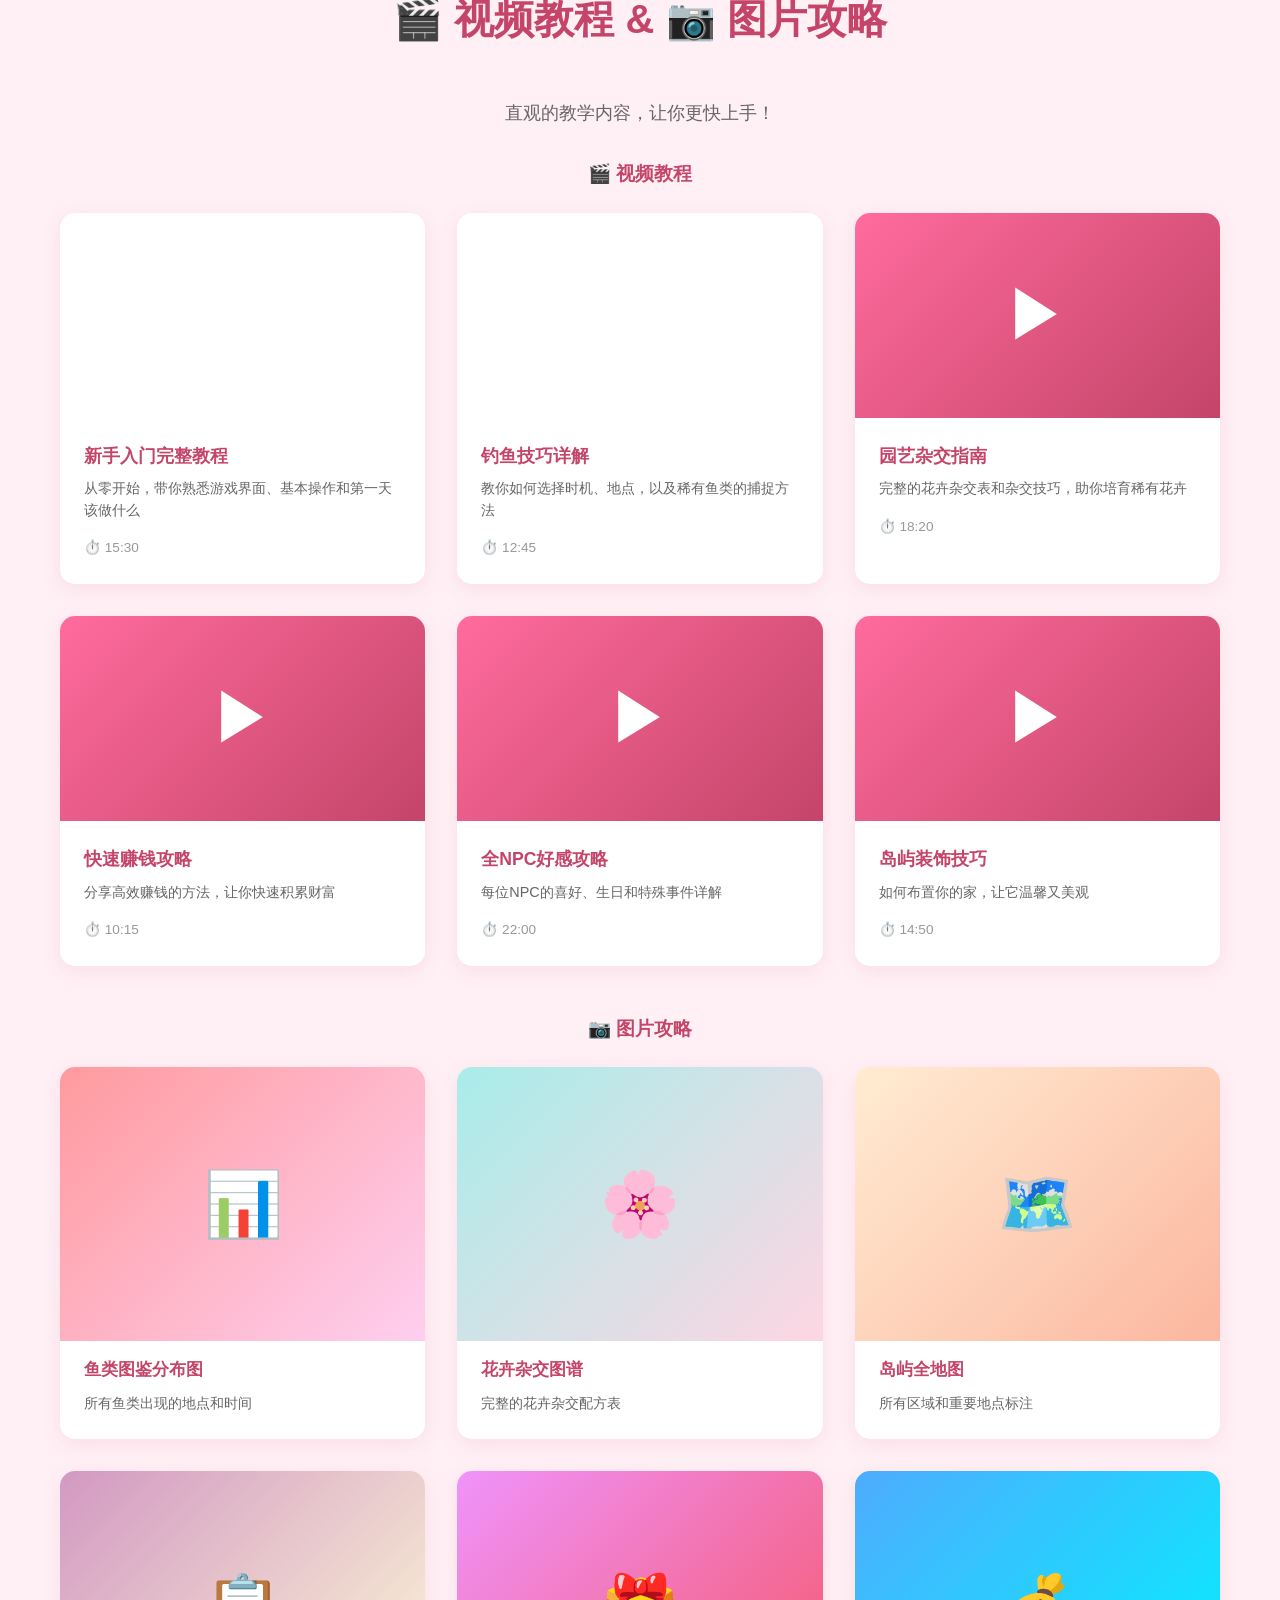
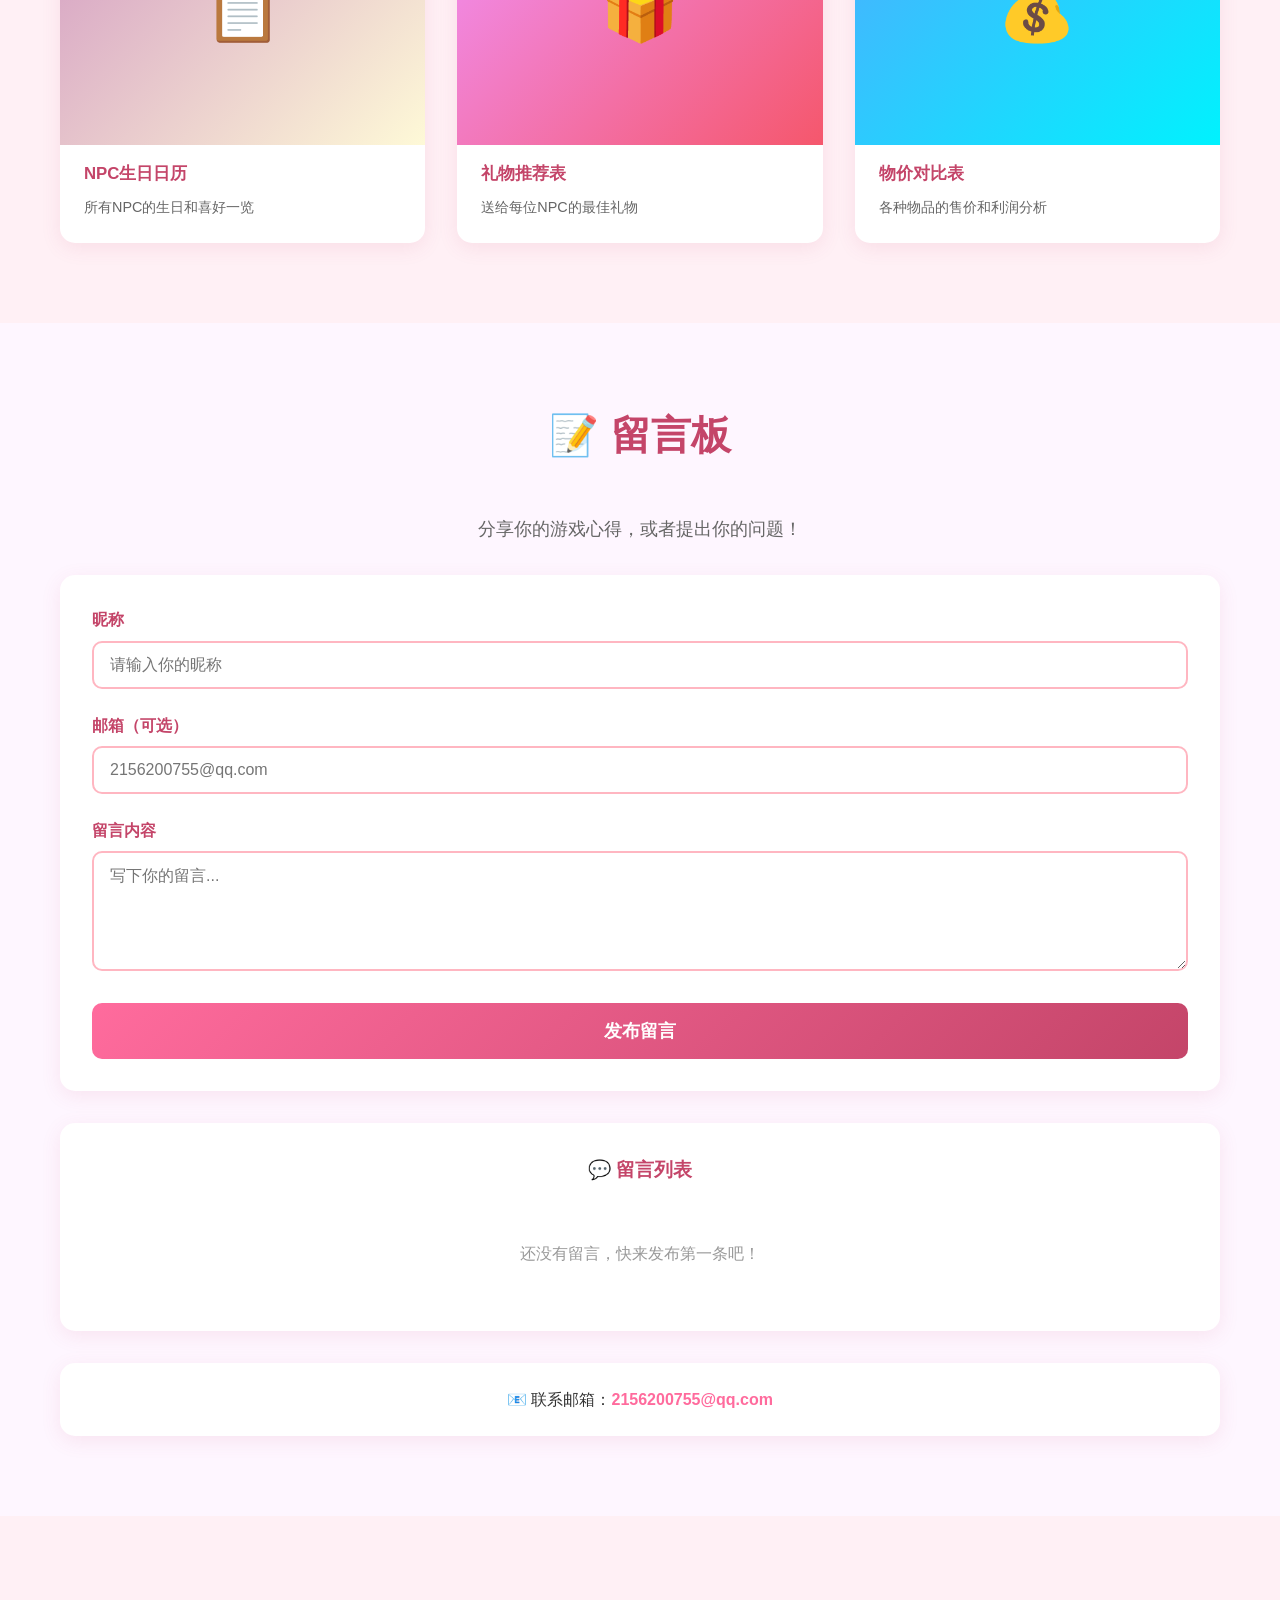
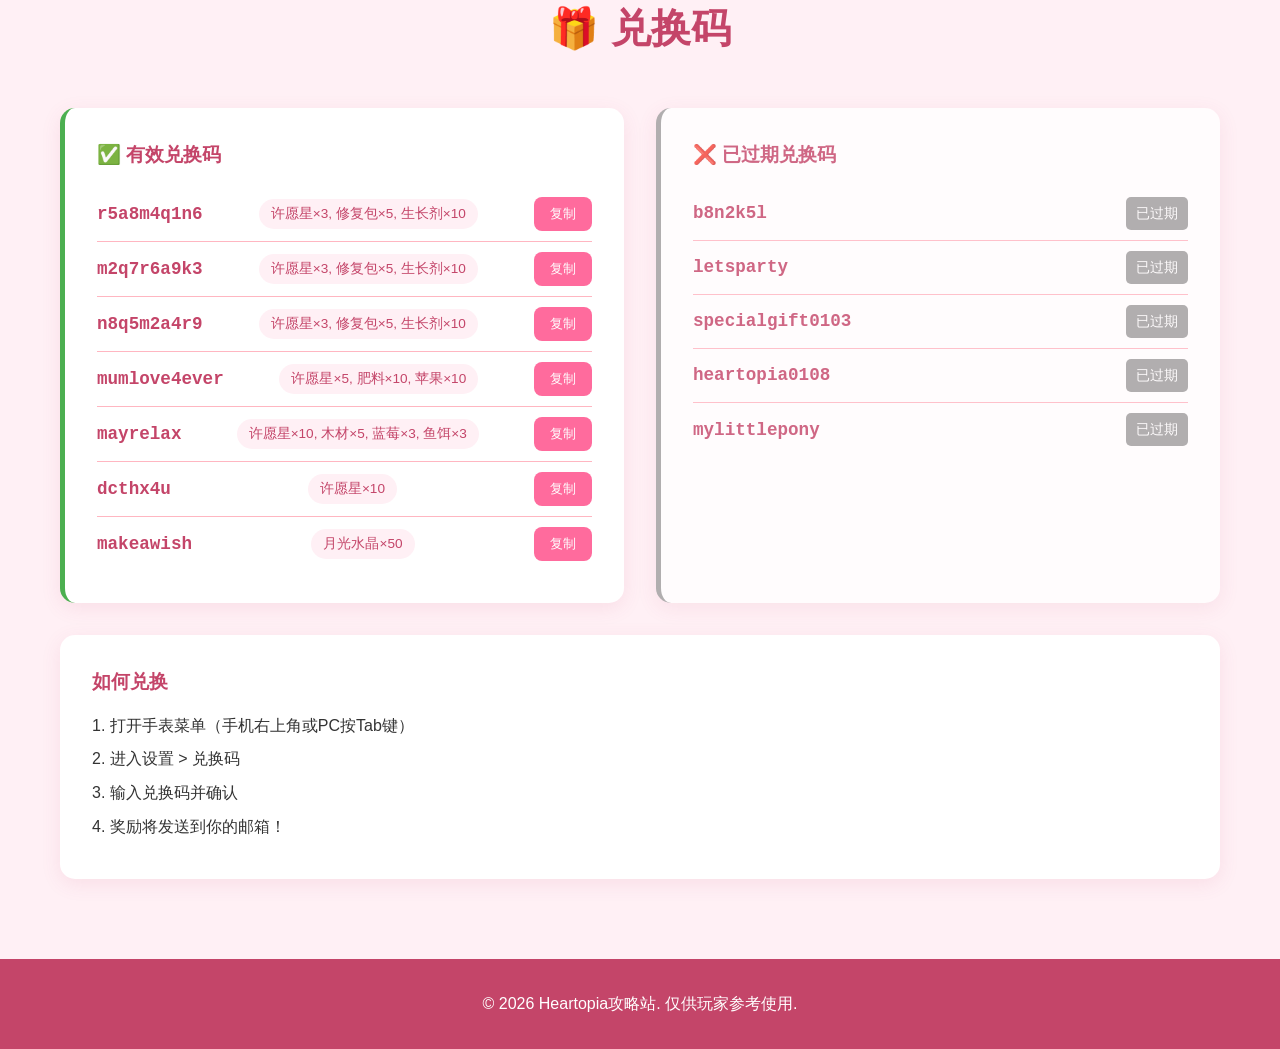
<file: heartopia.html>
<!DOCTYPE html>
<html lang="zh-CN">
<head>
    <meta charset="UTF-8">
    <meta name="viewport" content="width=device-width, initial-scale=1.0">
    <title>Heartopia攻略站 - 玩家必备指南</title>
    <link rel="stylesheet" href="heartopia.css">
</head>
<body>
    <header>
        <nav class="container">
            <div class="logo">💕 Heartopia攻略</div>
            <ul class="nav-links">
                <li><a href="#home">首页</a></li>
                <li><a href="#beginners">新手入门</a></li>
                <li><a href="#fishing">钓鱼攻略</a></li>
                <li><a href="#hobbies">爱好攻略</a></li>
                <li><a href="#recipes">食谱大全</a></li>
                <li><a href="#npcs">NPC好感</a></li>
                <li><a href="#tutorials">视频教程</a></li>
                <li><a href="#guestbook">留言板</a></li>
                <li><a href="#codes">兑换码</a></li>
            </ul>
        </nav>
    </header>

    <section id="home" class="hero">
        <div class="container">
            <h1>Heartopia 攻略站</h1>
            <p>最全面的Heartopia游戏指南，助你快速上手，成为岛屿达人</p>
            <a href="#beginners" class="btn">开始探索</a>
        </div>
    </section>

    <section id="beginners" class="section">
        <div class="container">
            <h2 class="section-title">新手入门指南</h2>
            <div class="guide-grid">
                <div class="guide-card">
                    <h3>🎮 游戏简介</h3>
                    <p>Heartopia是一款休闲多人生活模拟游戏，在鲸鱼岛上体验钓鱼、园艺、烹饪等乐趣！</p>
                </div>
                <div class="guide-card">
                    <h3>⚡ 体力恢复</h3>
                    <p>睡觉可完全恢复体力，吃食物可恢复部分体力。合理安排时间很重要！</p>
                </div>
                <div class="guide-card">
                    <h3>💰 赚钱方法</h3>
                    <p>卖鱼、卖花、卖昆虫、卖矿石、完成NPC任务、烹饪卖菜都是赚钱的好方法！</p>
                </div>
                <div class="guide-card">
                    <h3>📋 D.G.系统</h3>
                    <p>完成每日居民请求获取贡献勋章，升级D.G.解锁新爱好、区域和功能！</p>
                </div>
            </div>

            <div class="table-container">
                <h3>D.G.等级解锁表</h3>
                <table class="dg-table">
                    <thead>
                        <tr>
                            <th>D.G.等级</th>
                            <th>解锁内容</th>
                        </tr>
                    </thead>
                    <tbody>
                        <tr>
                            <td>DG1</td>
                            <td>制作（工作台、基础家具配方）</td>
                        </tr>
                        <tr>
                            <td>DG3</td>
                            <td>园艺（花圃、种子店、杂交）</td>
                        </tr>
                        <tr>
                            <td>DG5</td>
                            <td>选择一个爱好：烹饪、捕虫或观鸟</td>
                        </tr>
                        <tr>
                            <td>DG6</td>
                            <td>第二个爱好选择</td>
                        </tr>
                        <tr>
                            <td>DG10</td>
                            <td>解锁温泉山区域</td>
                        </tr>
                        <tr>
                            <td>DG12</td>
                            <td>养猫</td>
                        </tr>
                        <tr>
                            <td>DG15</td>
                            <td>养狗</td>
                        </tr>
                    </tbody>
                </table>
            </div>
        </div>
    </section>

    <section id="hobbies" class="section section-alt">
        <div class="container">
            <h2 class="section-title">七大爱好攻略</h2>
            <div class="hobby-grid">
                <div class="hobby-card" data-hobby="fishing">
                    <div class="hobby-icon">🎣</div>
                    <h3>钓鱼</h3>
                    <p>在不同时间、地点钓到各种鱼类，是最稳定的赚钱方式！</p>
                </div>
                <div class="hobby-card" data-hobby="gardening">
                    <div class="hobby-icon">🌱</div>
                    <h3>园艺</h3>
                    <p>种植花卉、蔬菜，研究杂交配方，培育稀有品种！</p>
                </div>
                <div class="hobby-card" data-hobby="cooking">
                    <div class="hobby-icon">🍳</div>
                    <h3>烹饪</h3>
                    <p>收集食谱，制作美味佳肴，恢复体力或卖出赚钱！</p>
                </div>
                <div class="hobby-card" data-hobby="bugs">
                    <div class="hobby-icon">🦋</div>
                    <h3>捕虫</h3>
                    <p>捕捉各种昆虫，收集图鉴，稀有昆虫价值不菲！</p>
                </div>
                <div class="hobby-card" data-hobby="birds">
                    <div class="hobby-icon">🐦</div>
                    <h3>观鸟</h3>
                    <p>观察和记录各种鸟类，享受宁静的自然时光！</p>
                </div>
                <div class="hobby-card" data-hobby="cats">
                    <div class="hobby-icon">🐱</div>
                    <h3>养猫</h3>
                    <p>领养可爱的猫咪，照顾它们，收获温馨陪伴！</p>
                </div>
                <div class="hobby-card" data-hobby="dogs">
                    <div class="hobby-icon">🐕</div>
                    <h3>养狗</h3>
                    <p>领养忠诚的狗狗，一起探索岛屿，快乐生活！</p>
                </div>
            </div>
        </div>
    </section>

    <section id="fishing" class="section">
        <div class="container">
            <h2 class="section-title">🎣 钓鱼攻略</h2>
            <div class="fishing-tips">
                <div class="tip-box">
                    <h3>📌 钓鱼基础</h3>
                    <p>钓鱼是第一个解锁的爱好，Vanya是你的钓鱼导师。钓鱼需要注意时间、天气和地点！</p>
                </div>
                <div class="tip-box">
                    <h3>⏰ 最佳时间</h3>
                    <p><strong>黎明（5:00-7:00）</strong>：最珍贵，剑鱼、鲟鱼、锦鲤在此出现</p>
                    <p><strong>早晨/下午</strong>：普通鱼类活跃</p>
                    <p><strong>黄昏/夜晚</strong>：鲶鱼、鳗鱼出现</p>
                </div>
                <div class="tip-box">
                    <h3>🌤️ 天气影响</h3>
                    <p><strong>晴天</strong>：常见鱼类</p>
                    <p><strong>雨天/彩虹</strong>：稀有鱼类出现概率增加！</p>
                </div>
            </div>
            
            <div class="table-container">
                <h3>🐟 热门鱼类速查表</h3>
                <table class="fish-table">
                    <thead>
                        <tr>
                            <th>鱼类</th>
                            <th>地点</th>
                            <th>时间</th>
                            <th>天气</th>
                            <th>售价</th>
                        </tr>
                    </thead>
                    <tbody>
                        <tr>
                            <td>蓝鳃太阳鱼</td>
                            <td>池塘</td>
                            <td>任意</td>
                            <td>任意</td>
                            <td>40</td>
                        </tr>
                        <tr>
                            <td>鲈鱼</td>
                            <td>湖泊</td>
                            <td>早晨/下午</td>
                            <td>任意</td>
                            <td>80</td>
                        </tr>
                        <tr>
                            <td>小鳟鱼</td>
                            <td>河流</td>
                            <td>早晨</td>
                            <td>任意</td>
                            <td>90</td>
                        </tr>
                        <tr>
                            <td>鲶鱼</td>
                            <td>河流</td>
                            <td>黄昏/夜晚</td>
                            <td>任意</td>
                            <td>120</td>
                        </tr>
                        <tr>
                            <td>锦鲤</td>
                            <td>池塘</td>
                            <td>任意</td>
                            <td>晴天</td>
                            <td>250</td>
                        </tr>
                        <tr>
                            <td>鲟鱼</td>
                            <td>河流</td>
                            <td>黎明</td>
                            <td>多云</td>
                            <td>400</td>
                        </tr>
                        <tr>
                            <td>剑鱼</td>
                            <td>海洋</td>
                            <td>黎明</td>
                            <td>多云</td>
                            <td>600</td>
                        </tr>
                    </tbody>
                </table>
            </div>
        </div>
    </section>

    <section id="recipes" class="section section-alt">
        <div class="container">
            <h2 class="section-title">🍳 食谱大全</h2>
            <p class="section-subtitle">烹饪是最赚钱的爱好！DG等级5解锁，找Massimo学习</p>
            
            <div class="recipe-categories">
                <button class="category-btn active" data-category="all">全部</button>
                <button class="category-btn" data-category="jam">果酱</button>
                <button class="category-btn" data-category="soup">汤类</button>
                <button class="category-btn" data-category="pie">派类</button>
                <button class="category-btn" data-category="salad">沙拉</button>
                <button class="category-btn" data-category="main">主菜</button>
                <button class="category-btn" data-category="dessert">甜点</button>
            </div>
            
            <div class="recipe-list">
                <div class="recipe-card-small" data-category="jam">
                    <h4>草莓酱</h4>
                    <p><strong>材料：</strong>草莓×3，糖×1</p>
                    <p><strong>等级：</strong>1 | <strong>售价：</strong>60 | <strong>能量：</strong>+25</p>
                </div>
                <div class="recipe-card-small" data-category="soup">
                    <h4>番茄汤</h4>
                    <p><strong>材料：</strong>番茄×2，洋葱×1，盐×1</p>
                    <p><strong>等级：</strong>2 | <strong>售价：</strong>75 | <strong>能量：</strong>+35</p>
                </div>
                <div class="recipe-card-small" data-category="pie">
                    <h4>苹果派</h4>
                    <p><strong>材料：</strong>苹果×3，面粉×1，糖×1，黄油×1</p>
                    <p><strong>等级：</strong>3 | <strong>售价：</strong>150 | <strong>能量：</strong>+60</p>
                </div>
                <div class="recipe-card-small" data-category="salad">
                    <h4>田园沙拉</h4>
                    <p><strong>材料：</strong>生菜×2，番茄×1，黄瓜×1</p>
                    <p><strong>等级：</strong>1 | <strong>售价：</strong>50 | <strong>能量：</strong>+20</p>
                </div>
                <div class="recipe-card-small" data-category="main">
                    <h4>烤三文鱼</h4>
                    <p><strong>材料：</strong>三文鱼×1，柠檬×1，香草×1，黄油×1</p>
                    <p><strong>等级：</strong>5 | <strong>售价：</strong>200 | <strong>能量：</strong>+70</p>
                </div>
                <div class="recipe-card-small" data-category="dessert">
                    <h4>巧克力蛋糕</h4>
                    <p><strong>材料：</strong>面粉×1，可可×2，蛋×1，糖×1，牛奶×1</p>
                    <p><strong>等级：</strong>7 | <strong>售价：</strong>250 | <strong>能量：</strong>+85</p>
                </div>
                <div class="recipe-card-small" data-category="main">
                    <h4>龙虾大餐</h4>
                    <p><strong>材料：</strong>龙虾×1，黄油×2，柠檬×1，香草×1</p>
                    <p><strong>等级：</strong>10 | <strong>售价：</strong>520 | <strong>能量：</strong>+120</p>
                </div>
            </div>
        </div>
    </section>

    <section id="npcs" class="section">
        <div class="container">
            <h2 class="section-title">👥 NPC好感度攻略</h2>
            <p class="section-subtitle">每天送一个礼物，生日送礼双倍！好感度解锁折扣和专属物品</p>
            
            <div class="npc-grid">
                <div class="npc-card">
                    <div class="npc-avatar">🎣</div>
                    <h4>Vanya - 钓鱼导师</h4>
                    <p><strong>最爱：</strong>鱼类、海鲜、钓鱼用品</p>
                    <p><strong>喜欢：</strong>高品质鱼、钓鱼相关</p>
                    <p><strong>讨厌：</strong>垃圾、矿石</p>
                </div>
                <div class="npc-card">
                    <div class="npc-avatar">🌱</div>
                    <h4>Blanc - 园艺导师</h4>
                    <p><strong>最爱：</strong>稀有花卉、种子、花束</p>
                    <p><strong>喜欢：</strong>新鲜作物、普通花、肥料</p>
                    <p><strong>讨厌：</strong>昆虫、垃圾、矿石</p>
                </div>
                <div class="npc-card">
                    <div class="npc-avatar">👨‍🍳</div>
                    <h4>Massimo - 烹饪导师</h4>
                    <p><strong>最爱：</strong>复杂食谱、稀有香料、松露</p>
                    <p><strong>喜欢：</strong>任何食物、配料、食谱</p>
                    <p><strong>讨厌：</strong>垃圾、生肉</p>
                </div>
                <div class="npc-card">
                    <div class="npc-avatar">🦋</div>
                    <h4>Naniwa - 捕虫导师</h4>
                    <p><strong>最爱：</strong>稀有蝴蝶、稀有甲虫、稀有昆虫</p>
                    <p><strong>喜欢：</strong>普通昆虫、捕虫网、蜂蜜</p>
                    <p><strong>讨厌：</strong>杀虫剂、垃圾</p>
                </div>
                <div class="npc-card">
                    <div class="npc-avatar">🐦</div>
                    <h4>Bailey J - 观鸟导师</h4>
                    <p><strong>最爱：</strong>高品质鸟照、稀有鸟照、鸟食</p>
                    <p><strong>喜欢：</strong>普通鸟照、种子、羽毛</p>
                    <p><strong>讨厌：</strong>垃圾、吵闹物品</p>
                </div>
                <div class="npc-card">
                    <div class="npc-avatar">🐾</div>
                    <h4>Mrs. Joan - 宠物店主</h4>
                    <p><strong>最爱：</strong>宠物零食、稀有宠物用品、毛球</p>
                    <p><strong>喜欢：</strong>宠物食物、花、温馨物品</p>
                    <p><strong>讨厌：</strong>垃圾、恐怖物品</p>
                </div>
                <div class="npc-card">
                    <div class="npc-avatar">🏗️</div>
                    <h4>Bob - 建筑师</h4>
                    <p><strong>最爱：</strong>优质木材、稀有材料、蓝图</p>
                    <p><strong>喜欢：</strong>普通木材、石头、工具、矿石</p>
                    <p><strong>讨厌：</strong>垃圾、花</p>
                </div>
                <div class="npc-card">
                    <div class="npc-avatar">🎨</div>
                    <h4>Patti - 年轻艺术家</h4>
                    <p><strong>最爱：</strong>糖果、玩具、艺术用品、彩色物品</p>
                    <p><strong>喜欢：</strong>甜食、花、水果</p>
                    <p><strong>讨厌：</strong>昆虫、辣食</p>
                </div>
            </div>
            
            <div class="friendship-tips">
                <h3>💡 友情小贴士</h3>
                <div class="tips-row">
                    <div class="tip-item">
                        <span class="tip-icon">👋</span>
                        <p><strong>每天对话</strong>：每天和NPC聊聊天，增加少量好感</p>
                    </div>
                    <div class="tip-item">
                        <span class="tip-icon">🎁</span>
                        <p><strong>每天一礼</strong>：每天只能送一个礼物，选他们喜欢的！</p>
                    </div>
                    <div class="tip-item">
                        <span class="tip-icon">🎂</span>
                        <p><strong>生日送礼</strong>：生日当天送礼，好感度双倍！</p>
                    </div>
                    <div class="tip-item">
                        <span class="tip-icon">😊</span>
                        <p><strong>注意心情</strong>：NPC心情好的时候（周围有星星），送礼效果更好！</p>
                    </div>
                </div>
            </div>
        </div>
    </section>

    <section id="tutorials" class="section section-alt">
        <div class="container">
            <h2 class="section-title">🎬 视频教程 & 📷 图片攻略</h2>
            <p class="section-subtitle">直观的教学内容，让你更快上手！</p>

            <h3 style="text-align: center; color: #c44569; margin-bottom: 1.5rem;">🎬 视频教程</h3>
            <div class="video-grid">
                <div class="video-card">
                    <div class="video-thumbnail">
                        <iframe class="bilibili-player" src="//player.bilibili.com/player.html?bvid=BV1SZbkeNE5a&page=1&autoplay=0" scrolling="no" border="0" frameborder="no" framespacing="0" allowfullscreen="true"></iframe>
                    </div>
                    <div class="video-info">
                        <h4>新手入门完整教程</h4>
                        <p>从零开始，带你熟悉游戏界面、基本操作和第一天该做什么</p>
                        <span class="video-duration">⏱️ 15:30</span>
                    </div>
                </div>
                <div class="video-card">
                    <div class="video-thumbnail">
                        <iframe class="bilibili-player" src="//player.bilibili.com/player.html?bvid=BV1Zveqe5Ewj&page=1&autoplay=0" scrolling="no" border="0" frameborder="no" framespacing="0" allowfullscreen="true"></iframe>
                    </div>
                    <div class="video-info">
                        <h4>钓鱼技巧详解</h4>
                        <p>教你如何选择时机、地点，以及稀有鱼类的捕捉方法</p>
                        <span class="video-duration">⏱️ 12:45</span>
                    </div>
                </div>
                <div class="video-card">
                    <div class="video-thumbnail">
                        <div class="video-placeholder">
                            <span class="play-icon">▶</span>
                        </div>
                    </div>
                    <div class="video-info">
                        <h4>园艺杂交指南</h4>
                        <p>完整的花卉杂交表和杂交技巧，助你培育稀有花卉</p>
                        <span class="video-duration">⏱️ 18:20</span>
                    </div>
                </div>
                <div class="video-card">
                    <div class="video-thumbnail">
                        <div class="video-placeholder">
                            <span class="play-icon">▶</span>
                        </div>
                    </div>
                    <div class="video-info">
                        <h4>快速赚钱攻略</h4>
                        <p>分享高效赚钱的方法，让你快速积累财富</p>
                        <span class="video-duration">⏱️ 10:15</span>
                    </div>
                </div>
                <div class="video-card">
                    <div class="video-thumbnail">
                        <div class="video-placeholder">
                            <span class="play-icon">▶</span>
                        </div>
                    </div>
                    <div class="video-info">
                        <h4>全NPC好感攻略</h4>
                        <p>每位NPC的喜好、生日和特殊事件详解</p>
                        <span class="video-duration">⏱️ 22:00</span>
                    </div>
                </div>
                <div class="video-card">
                    <div class="video-thumbnail">
                        <div class="video-placeholder">
                            <span class="play-icon">▶</span>
                        </div>
                    </div>
                    <div class="video-info">
                        <h4>岛屿装饰技巧</h4>
                        <p>如何布置你的家，让它温馨又美观</p>
                        <span class="video-duration">⏱️ 14:50</span>
                    </div>
                </div>
            </div>

            <h3 style="text-align: center; color: #c44569; margin: 3rem 0 1.5rem;">📷 图片攻略</h3>
            <div class="gallery-grid">
                <div class="gallery-item">
                    <div class="gallery-placeholder" style="background: linear-gradient(135deg, #ff9a9e 0%, #fecfef 100%);">
                        <span>📊</span>
                    </div>
                    <p class="gallery-title">鱼类图鉴分布图</p>
                    <p class="gallery-desc">所有鱼类出现的地点和时间</p>
                </div>
                <div class="gallery-item">
                    <div class="gallery-placeholder" style="background: linear-gradient(135deg, #a8edea 0%, #fed6e3 100%);">
                        <span>🌸</span>
                    </div>
                    <p class="gallery-title">花卉杂交图谱</p>
                    <p class="gallery-desc">完整的花卉杂交配方表</p>
                </div>
                <div class="gallery-item">
                    <div class="gallery-placeholder" style="background: linear-gradient(135deg, #ffecd2 0%, #fcb69f 100%);">
                        <span>🗺️</span>
                    </div>
                    <p class="gallery-title">岛屿全地图</p>
                    <p class="gallery-desc">所有区域和重要地点标注</p>
                </div>
                <div class="gallery-item">
                    <div class="gallery-placeholder" style="background: linear-gradient(135deg, #d299c2 0%, #fef9d7 100%);">
                        <span>📋</span>
                    </div>
                    <p class="gallery-title">NPC生日日历</p>
                    <p class="gallery-desc">所有NPC的生日和喜好一览</p>
                </div>
                <div class="gallery-item">
                    <div class="gallery-placeholder" style="background: linear-gradient(135deg, #f093fb 0%, #f5576c 100%);">
                        <span>🎁</span>
                    </div>
                    <p class="gallery-title">礼物推荐表</p>
                    <p class="gallery-desc">送给每位NPC的最佳礼物</p>
                </div>
                <div class="gallery-item">
                    <div class="gallery-placeholder" style="background: linear-gradient(135deg, #4facfe 0%, #00f2fe 100%);">
                        <span>💰</span>
                    </div>
                    <p class="gallery-title">物价对比表</p>
                    <p class="gallery-desc">各种物品的售价和利润分析</p>
                </div>
            </div>
        </div>
    </section>

    <section id="guestbook" class="section">
        <div class="container">
            <h2 class="section-title">📝 留言板</h2>
            <p class="section-subtitle">分享你的游戏心得，或者提出你的问题！</p>

            <div class="guestbook-form">
                <div class="form-group">
                    <label for="guest-name">昵称</label>
                    <input type="text" id="guest-name" placeholder="请输入你的昵称" required>
                </div>
                <div class="form-group">
                    <label for="guest-email">邮箱（可选）</label>
                    <input type="email" id="guest-email" placeholder="2156200755@qq.com">
                </div>
                <div class="form-group">
                    <label for="guest-message">留言内容</label>
                    <textarea id="guest-message" placeholder="写下你的留言..." required></textarea>
                </div>
                <button class="submit-btn" onclick="submitGuestbook()">发布留言</button>
            </div>

            <div class="messages-container">
                <h3 style="text-align: center; color: #c44569; margin-bottom: 1.5rem;">💬 留言列表</h3>
                <div id="messages-list"></div>
            </div>

            <div class="contact-info">
                <p>📧 联系邮箱：<a href="mailto:2156200755@qq.com">2156200755@qq.com</a></p>
            </div>
        </div>
    </section>

    <section id="codes" class="section section-alt">
        <div class="container">
            <h2 class="section-title">🎁 兑换码</h2>
            <div class="codes-container">
                <div class="code-card active">
                    <div class="code-title">✅ 有效兑换码</div>
                    <div class="code-item">
                        <span class="code">r5a8m4q1n6</span>
                        <span class="reward-tag">许愿星×3, 修复包×5, 生长剂×10</span>
                        <button class="copy-btn" onclick="copyCode('r5a8m4q1n6')">复制</button>
                    </div>
                    <div class="code-item">
                        <span class="code">m2q7r6a9k3</span>
                        <span class="reward-tag">许愿星×3, 修复包×5, 生长剂×10</span>
                        <button class="copy-btn" onclick="copyCode('m2q7r6a9k3')">复制</button>
                    </div>
                    <div class="code-item">
                        <span class="code">n8q5m2a4r9</span>
                        <span class="reward-tag">许愿星×3, 修复包×5, 生长剂×10</span>
                        <button class="copy-btn" onclick="copyCode('n8q5m2a4r9')">复制</button>
                    </div>
                    <div class="code-item">
                        <span class="code">mumlove4ever</span>
                        <span class="reward-tag">许愿星×5, 肥料×10, 苹果×10</span>
                        <button class="copy-btn" onclick="copyCode('mumlove4ever')">复制</button>
                    </div>
                    <div class="code-item">
                        <span class="code">mayrelax</span>
                        <span class="reward-tag">许愿星×10, 木材×5, 蓝莓×3, 鱼饵×3</span>
                        <button class="copy-btn" onclick="copyCode('mayrelax')">复制</button>
                    </div>
                    <div class="code-item">
                        <span class="code">dcthx4u</span>
                        <span class="reward-tag">许愿星×10</span>
                        <button class="copy-btn" onclick="copyCode('dcthx4u')">复制</button>
                    </div>
                    <div class="code-item">
                        <span class="code">makeawish</span>
                        <span class="reward-tag">月光水晶×50</span>
                        <button class="copy-btn" onclick="copyCode('makeawish')">复制</button>
                    </div>
                </div>
                <div class="code-card expired">
                    <div class="code-title">❌ 已过期兑换码</div>
                    <div class="code-item">
                        <span class="code">b8n2k5l</span>
                        <span class="expired-tag">已过期</span>
                    </div>
                    <div class="code-item">
                        <span class="code">letsparty</span>
                        <span class="expired-tag">已过期</span>
                    </div>
                    <div class="code-item">
                        <span class="code">specialgift0103</span>
                        <span class="expired-tag">已过期</span>
                    </div>
                    <div class="code-item">
                        <span class="code">heartopia0108</span>
                        <span class="expired-tag">已过期</span>
                    </div>
                    <div class="code-item">
                        <span class="code">mylittlepony</span>
                        <span class="expired-tag">已过期</span>
                    </div>
                </div>
            </div>
            <div class="redeem-tip">
                <h3>如何兑换</h3>
                <p>1. 打开手表菜单（手机右上角或PC按Tab键）</p>
                <p>2. 进入设置 > 兑换码</p>
                <p>3. 输入兑换码并确认</p>
                <p>4. 奖励将发送到你的邮箱！</p>
            </div>
        </div>
    </section>

    <footer>
        <div class="container">
            <p>&copy; 2026 Heartopia攻略站. 仅供玩家参考使用.</p>
        </div>
    </footer>

    <script src="heartopia.js"></script>
</body>
</html>
</file>
<file: heartopia.css>
* {
    margin: 0;
    padding: 0;
    box-sizing: border-box;
}

body {
    font-family: 'Segoe UI', Tahoma, Geneva, Verdana, sans-serif;
    line-height: 1.6;
    color: #333;
    background: #fef6ff;
}

.container {
    max-width: 1200px;
    margin: 0 auto;
    padding: 0 20px;
}

header {
    background: linear-gradient(135deg, #ff6b9d 0%, #c44569 100%);
    color: white;
    padding: 1rem 0;
    position: sticky;
    top: 0;
    z-index: 1000;
    box-shadow: 0 2px 10px rgba(0,0,0,0.1);
}

nav {
    display: flex;
    justify-content: space-between;
    align-items: center;
}

.logo {
    font-size: 1.5rem;
    font-weight: bold;
}

.nav-links {
    display: flex;
    list-style: none;
    gap: 2rem;
}

.nav-links a {
    color: white;
    text-decoration: none;
    transition: opacity 0.3s;
}

.nav-links a:hover {
    opacity: 0.8;
}

.hero {
    background: linear-gradient(135deg, #ff6b9d 0%, #c44569 100%);
    color: white;
    padding: 100px 0;
    text-align: center;
}

.hero h1 {
    font-size: 3rem;
    margin-bottom: 1rem;
}

.hero p {
    font-size: 1.2rem;
    margin-bottom: 2rem;
}

.btn {
    display: inline-block;
    background: white;
    color: #ff6b9d;
    padding: 12px 30px;
    text-decoration: none;
    border-radius: 30px;
    font-weight: bold;
    transition: transform 0.3s, box-shadow 0.3s;
    border: none;
    cursor: pointer;
    font-size: 1rem;
}

.btn:hover {
    transform: translateY(-2px);
    box-shadow: 0 5px 20px rgba(0,0,0,0.2);
}

.section {
    padding: 80px 0;
}

.section-alt {
    background: #fff0f5;
}

.section-title {
    text-align: center;
    font-size: 2.5rem;
    margin-bottom: 3rem;
    color: #c44569;
}

.guide-grid {
    display: grid;
    grid-template-columns: repeat(auto-fit, minmax(280px, 1fr));
    gap: 2rem;
    margin-bottom: 3rem;
}

.guide-card {
    background: white;
    padding: 2rem;
    border-radius: 15px;
    box-shadow: 0 5px 20px rgba(196, 69, 105, 0.1);
    transition: transform 0.3s, box-shadow 0.3s;
}

.guide-card:hover {
    transform: translateY(-5px);
    box-shadow: 0 10px 30px rgba(196, 69, 105, 0.2);
}

.guide-card h3 {
    color: #c44569;
    margin-bottom: 1rem;
}

.table-container {
    background: white;
    padding: 2rem;
    border-radius: 15px;
    box-shadow: 0 5px 20px rgba(196, 69, 105, 0.1);
}

.table-container h3 {
    color: #c44569;
    margin-bottom: 1.5rem;
    text-align: center;
}

.dg-table {
    width: 100%;
    border-collapse: collapse;
}

.dg-table th,
.dg-table td {
    padding: 12px;
    text-align: left;
    border-bottom: 1px solid #ffb6c1;
}

.dg-table th {
    background: #ff6b9d;
    color: white;
}

.dg-table tr:hover {
    background: #fff0f5;
}

.hobby-grid {
    display: grid;
    grid-template-columns: repeat(auto-fit, minmax(300px, 1fr));
    gap: 2rem;
}

.hobby-card {
    background: white;
    padding: 2rem;
    border-radius: 15px;
    box-shadow: 0 5px 20px rgba(196, 69, 105, 0.1);
    text-align: center;
    transition: transform 0.3s, box-shadow 0.3s;
    cursor: pointer;
}

.hobby-card:hover {
    transform: translateY(-5px);
    box-shadow: 0 10px 30px rgba(196, 69, 105, 0.2);
}

.hobby-icon {
    font-size: 4rem;
    margin-bottom: 1rem;
}

.hobby-card h3 {
    color: #c44569;
    margin-bottom: 0.5rem;
}

.codes-container {
    display: grid;
    grid-template-columns: repeat(auto-fit, minmax(300px, 1fr));
    gap: 2rem;
    margin-bottom: 2rem;
}

.code-card {
    background: white;
    padding: 2rem;
    border-radius: 15px;
    box-shadow: 0 5px 20px rgba(196, 69, 105, 0.1);
}

.code-card.active {
    border-left: 5px solid #4caf50;
}

.code-card.expired {
    border-left: 5px solid #9e9e9e;
    opacity: 0.8;
}

.code-title {
    font-weight: bold;
    font-size: 1.2rem;
    margin-bottom: 1rem;
    color: #c44569;
}

.code-item {
    display: flex;
    justify-content: space-between;
    align-items: center;
    padding: 10px 0;
    border-bottom: 1px solid #ffb6c1;
}

.code-item:last-child {
    border-bottom: none;
}

.code {
    font-family: monospace;
    font-size: 1.1rem;
    color: #c44569;
    font-weight: bold;
}

.copy-btn {
    background: #ff6b9d;
    color: white;
    border: none;
    padding: 8px 16px;
    border-radius: 8px;
    cursor: pointer;
    transition: background 0.3s;
}

.copy-btn:hover {
    background: #c44569;
}

.expired-tag {
    background: #9e9e9e;
    color: white;
    padding: 5px 10px;
    border-radius: 5px;
    font-size: 0.9rem;
}

.redeem-tip {
    background: white;
    padding: 2rem;
    border-radius: 15px;
    box-shadow: 0 5px 20px rgba(196, 69, 105, 0.1);
}

.redeem-tip h3 {
    color: #c44569;
    margin-bottom: 1rem;
}

.redeem-tip p {
    margin: 0.5rem 0;
}

footer {
    background: #c44569;
    color: white;
    text-align: center;
    padding: 2rem 0;
}

.section-subtitle {
    text-align: center;
    font-size: 1.1rem;
    color: #666;
    margin-bottom: 2rem;
}

.fishing-tips {
    display: grid;
    grid-template-columns: repeat(auto-fit, minmax(300px, 1fr));
    gap: 1.5rem;
    margin-bottom: 2rem;
}

.tip-box {
    background: white;
    padding: 1.5rem;
    border-radius: 15px;
    box-shadow: 0 5px 20px rgba(196, 69, 105, 0.1);
}

.tip-box h3 {
    color: #c44569;
    margin-bottom: 1rem;
    font-size: 1.1rem;
}

.fish-table {
    width: 100%;
    border-collapse: collapse;
}

.fish-table th,
.fish-table td {
    padding: 12px;
    text-align: left;
    border-bottom: 1px solid #ffb6c1;
}

.fish-table th {
    background: #ff6b9d;
    color: white;
}

.fish-table tr:hover {
    background: #fff0f5;
}

.recipe-categories {
    display: flex;
    flex-wrap: wrap;
    gap: 0.5rem;
    justify-content: center;
    margin-bottom: 2rem;
}

.category-btn {
    background: white;
    color: #c44569;
    border: 2px solid #ffb6c1;
    padding: 8px 20px;
    border-radius: 20px;
    cursor: pointer;
    transition: all 0.3s;
    font-size: 0.95rem;
}

.category-btn:hover,
.category-btn.active {
    background: #ff6b9d;
    color: white;
    border-color: #ff6b9d;
}

.recipe-list {
    display: grid;
    grid-template-columns: repeat(auto-fit, minmax(280px, 1fr));
    gap: 1.5rem;
}

.recipe-card-small {
    background: white;
    padding: 1.5rem;
    border-radius: 15px;
    box-shadow: 0 5px 20px rgba(196, 69, 105, 0.1);
    transition: transform 0.3s;
}

.recipe-card-small:hover {
    transform: translateY(-5px);
}

.recipe-card-small h4 {
    color: #c44569;
    margin-bottom: 0.5rem;
    font-size: 1.1rem;
}

.recipe-card-small p {
    margin: 0.3rem 0;
    font-size: 0.9rem;
}

.npc-grid {
    display: grid;
    grid-template-columns: repeat(auto-fit, minmax(300px, 1fr));
    gap: 1.5rem;
    margin-bottom: 2rem;
}

.npc-card {
    background: white;
    padding: 1.5rem;
    border-radius: 15px;
    box-shadow: 0 5px 20px rgba(196, 69, 105, 0.1);
    text-align: center;
    transition: transform 0.3s;
}

.npc-card:hover {
    transform: translateY(-5px);
}

.npc-avatar {
    font-size: 3.5rem;
    margin-bottom: 1rem;
}

.npc-card h4 {
    color: #c44569;
    margin-bottom: 0.8rem;
    font-size: 1.1rem;
}

.npc-card p {
    margin: 0.4rem 0;
    font-size: 0.9rem;
}

.friendship-tips {
    background: white;
    padding: 2rem;
    border-radius: 15px;
    box-shadow: 0 5px 20px rgba(196, 69, 105, 0.1);
}

.friendship-tips h3 {
    color: #c44569;
    margin-bottom: 1.5rem;
    text-align: center;
}

.tips-row {
    display: grid;
    grid-template-columns: repeat(auto-fit, minmax(250px, 1fr));
    gap: 1.5rem;
}

.tip-item {
    text-align: center;
    padding: 1rem;
}

.tip-icon {
    font-size: 2.5rem;
    display: block;
    margin-bottom: 0.8rem;
}

.tip-item p {
    margin: 0;
}

.reward-tag {
    background: #fff0f5;
    color: #c44569;
    padding: 4px 12px;
    border-radius: 15px;
    font-size: 0.85rem;
    margin: 0 1rem;
}

.video-grid {
    display: grid;
    grid-template-columns: repeat(auto-fit, minmax(320px, 1fr));
    gap: 2rem;
    margin-bottom: 2rem;
}

.video-card {
    background: white;
    border-radius: 15px;
    overflow: hidden;
    box-shadow: 0 5px 20px rgba(196, 69, 105, 0.1);
    transition: transform 0.3s, box-shadow 0.3s;
    cursor: pointer;
}

.video-card:hover {
    transform: translateY(-8px);
    box-shadow: 0 10px 30px rgba(196, 69, 105, 0.2);
}

.video-thumbnail {
    position: relative;
    aspect-ratio: 16/9;
    overflow: hidden;
}

.bilibili-player {
    width: 100%;
    height: 100%;
    min-height: 200px;
}

.video-placeholder {
    width: 100%;
    height: 100%;
    background: linear-gradient(135deg, #ff6b9d 0%, #c44569 100%);
    display: flex;
    align-items: center;
    justify-content: center;
}

.bilibili-player {
    width: 100%;
    height: 100%;
    border: none;
}

.play-icon {
    font-size: 4rem;
    color: white;
    transition: transform 0.3s;
}

.video-card:hover .play-icon {
    transform: scale(1.2);
}

.video-info {
    padding: 1.5rem;
}

.video-info h4 {
    color: #c44569;
    margin-bottom: 0.5rem;
    font-size: 1.1rem;
}

.video-info p {
    color: #666;
    font-size: 0.9rem;
    margin-bottom: 0.8rem;
    line-height: 1.5;
}

.video-duration {
    color: #999;
    font-size: 0.85rem;
}

.gallery-grid {
    display: grid;
    grid-template-columns: repeat(auto-fit, minmax(280px, 1fr));
    gap: 2rem;
}

.gallery-item {
    background: white;
    border-radius: 15px;
    overflow: hidden;
    box-shadow: 0 5px 20px rgba(196, 69, 105, 0.1);
    transition: transform 0.3s, box-shadow 0.3s;
    cursor: pointer;
}

.gallery-item:hover {
    transform: translateY(-8px);
    box-shadow: 0 10px 30px rgba(196, 69, 105, 0.2);
}

.gallery-placeholder {
    width: 100%;
    aspect-ratio: 4/3;
    display: flex;
    align-items: center;
    justify-content: center;
    font-size: 4rem;
}

.gallery-title {
    padding: 1rem 1.5rem 0.5rem;
    color: #c44569;
    font-weight: bold;
    font-size: 1.05rem;
}

.gallery-desc {
    padding: 0 1.5rem 1.5rem;
    color: #666;
    font-size: 0.9rem;
}

.guestbook-form {
    background: white;
    padding: 2rem;
    border-radius: 15px;
    box-shadow: 0 5px 20px rgba(196, 69, 105, 0.1);
    margin-bottom: 2rem;
}

.form-group {
    margin-bottom: 1.5rem;
}

.form-group label {
    display: block;
    color: #c44569;
    font-weight: bold;
    margin-bottom: 0.5rem;
    font-size: 1rem;
}

.form-group input,
.form-group textarea {
    width: 100%;
    padding: 0.8rem 1rem;
    border: 2px solid #ffb6c1;
    border-radius: 10px;
    font-size: 1rem;
    transition: border-color 0.3s;
    font-family: inherit;
}

.form-group input:focus,
.form-group textarea:focus {
    outline: none;
    border-color: #ff6b9d;
}

.form-group textarea {
    resize: vertical;
    min-height: 120px;
}

.submit-btn {
    width: 100%;
    padding: 1rem;
    background: linear-gradient(135deg, #ff6b9d 0%, #c44569 100%);
    color: white;
    border: none;
    border-radius: 10px;
    font-size: 1.1rem;
    font-weight: bold;
    cursor: pointer;
    transition: transform 0.3s, box-shadow 0.3s;
}

.submit-btn:hover {
    transform: translateY(-2px);
    box-shadow: 0 5px 20px rgba(196, 69, 105, 0.3);
}

.messages-container {
    background: white;
    padding: 2rem;
    border-radius: 15px;
    box-shadow: 0 5px 20px rgba(196, 69, 105, 0.1);
    margin-bottom: 2rem;
}

.message-card {
    padding: 1.5rem;
    border-bottom: 1px solid #ffb6c1;
    transition: background 0.3s;
}

.message-card:last-child {
    border-bottom: none;
}

.message-card:hover {
    background: #fff0f5;
}

.message-header {
    display: flex;
    justify-content: space-between;
    align-items: center;
    margin-bottom: 0.8rem;
}

.message-author {
    font-weight: bold;
    color: #c44569;
    font-size: 1.1rem;
}

.message-time {
    color: #999;
    font-size: 0.85rem;
}

.message-content {
    color: #333;
    line-height: 1.6;
    font-size: 1rem;
}

.contact-info {
    text-align: center;
    padding: 1.5rem;
    background: white;
    border-radius: 15px;
    box-shadow: 0 5px 20px rgba(196, 69, 105, 0.1);
}

.contact-info a {
    color: #ff6b9d;
    text-decoration: none;
    font-weight: bold;
    transition: color 0.3s;
}

.contact-info a:hover {
    color: #c44569;
}

.empty-message {
    text-align: center;
    color: #999;
    padding: 2rem;
    font-size: 1rem;
}

@media (max-width: 768px) {
    .nav-links {
        gap: 0.8rem;
        font-size: 0.9rem;
    }
    
    .hero h1 {
        font-size: 2rem;
    }
    
    .section-title {
        font-size: 2rem;
    }
    
    .code-item {
        flex-direction: column;
        gap: 0.8rem;
        align-items: flex-start;
    }
    
    .reward-tag {
        margin: 0;
    }
}
</file>
<file: heartopia-website/heartopia.css>
* {
    margin: 0;
    padding: 0;
    box-sizing: border-box;
}

body {
    font-family: 'Segoe UI', Tahoma, Geneva, Verdana, sans-serif;
    line-height: 1.6;
    color: #333;
    background: #fef6ff;
}

.container {
    max-width: 1200px;
    margin: 0 auto;
    padding: 0 20px;
}

header {
    background: linear-gradient(135deg, #ff6b9d 0%, #c44569 100%);
    color: white;
    padding: 1rem 0;
    position: sticky;
    top: 0;
    z-index: 1000;
    box-shadow: 0 2px 10px rgba(0,0,0,0.1);
}

nav {
    display: flex;
    justify-content: space-between;
    align-items: center;
}

.logo {
    font-size: 1.5rem;
    font-weight: bold;
}

.nav-links {
    display: flex;
    list-style: none;
    gap: 2rem;
}

.nav-links a {
    color: white;
    text-decoration: none;
    transition: opacity 0.3s;
}

.nav-links a:hover {
    opacity: 0.8;
}

.hero {
    background: linear-gradient(135deg, #ff6b9d 0%, #c44569 100%);
    color: white;
    padding: 100px 0;
    text-align: center;
}

.hero h1 {
    font-size: 3rem;
    margin-bottom: 1rem;
}

.hero p {
    font-size: 1.2rem;
    margin-bottom: 2rem;
}

.btn {
    display: inline-block;
    background: white;
    color: #ff6b9d;
    padding: 12px 30px;
    text-decoration: none;
    border-radius: 30px;
    font-weight: bold;
    transition: transform 0.3s, box-shadow 0.3s;
    border: none;
    cursor: pointer;
    font-size: 1rem;
}

.btn:hover {
    transform: translateY(-2px);
    box-shadow: 0 5px 20px rgba(0,0,0,0.2);
}

.section {
    padding: 80px 0;
}

.section-alt {
    background: #fff0f5;
}

.section-title {
    text-align: center;
    font-size: 2.5rem;
    margin-bottom: 3rem;
    color: #c44569;
}

.guide-grid {
    display: grid;
    grid-template-columns: repeat(auto-fit, minmax(280px, 1fr));
    gap: 2rem;
    margin-bottom: 3rem;
}

.guide-card {
    background: white;
    padding: 2rem;
    border-radius: 15px;
    box-shadow: 0 5px 20px rgba(196, 69, 105, 0.1);
    transition: transform 0.3s, box-shadow 0.3s;
}

.guide-card:hover {
    transform: translateY(-5px);
    box-shadow: 0 10px 30px rgba(196, 69, 105, 0.2);
}

.guide-card h3 {
    color: #c44569;
    margin-bottom: 1rem;
}

.table-container {
    background: white;
    padding: 2rem;
    border-radius: 15px;
    box-shadow: 0 5px 20px rgba(196, 69, 105, 0.1);
}

.table-container h3 {
    color: #c44569;
    margin-bottom: 1.5rem;
    text-align: center;
}

.dg-table {
    width: 100%;
    border-collapse: collapse;
}

.dg-table th,
.dg-table td {
    padding: 12px;
    text-align: left;
    border-bottom: 1px solid #ffb6c1;
}

.dg-table th {
    background: #ff6b9d;
    color: white;
}

.dg-table tr:hover {
    background: #fff0f5;
}

.hobby-grid {
    display: grid;
    grid-template-columns: repeat(auto-fit, minmax(300px, 1fr));
    gap: 2rem;
}

.hobby-card {
    background: white;
    padding: 2rem;
    border-radius: 15px;
    box-shadow: 0 5px 20px rgba(196, 69, 105, 0.1);
    text-align: center;
    transition: transform 0.3s, box-shadow 0.3s;
    cursor: pointer;
}

.hobby-card:hover {
    transform: translateY(-5px);
    box-shadow: 0 10px 30px rgba(196, 69, 105, 0.2);
}

.hobby-icon {
    font-size: 4rem;
    margin-bottom: 1rem;
}

.hobby-card h3 {
    color: #c44569;
    margin-bottom: 0.5rem;
}

.codes-container {
    display: grid;
    grid-template-columns: repeat(auto-fit, minmax(300px, 1fr));
    gap: 2rem;
    margin-bottom: 2rem;
}

.code-card {
    background: white;
    padding: 2rem;
    border-radius: 15px;
    box-shadow: 0 5px 20px rgba(196, 69, 105, 0.1);
}

.code-card.active {
    border-left: 5px solid #4caf50;
}

.code-card.expired {
    border-left: 5px solid #9e9e9e;
    opacity: 0.8;
}

.code-title {
    font-weight: bold;
    font-size: 1.2rem;
    margin-bottom: 1rem;
    color: #c44569;
}

.code-item {
    display: flex;
    justify-content: space-between;
    align-items: center;
    padding: 10px 0;
    border-bottom: 1px solid #ffb6c1;
}

.code-item:last-child {
    border-bottom: none;
}

.code {
    font-family: monospace;
    font-size: 1.1rem;
    color: #c44569;
    font-weight: bold;
}

.copy-btn {
    background: #ff6b9d;
    color: white;
    border: none;
    padding: 8px 16px;
    border-radius: 8px;
    cursor: pointer;
    transition: background 0.3s;
}

.copy-btn:hover {
    background: #c44569;
}

.expired-tag {
    background: #9e9e9e;
    color: white;
    padding: 5px 10px;
    border-radius: 5px;
    font-size: 0.9rem;
}

.redeem-tip {
    background: white;
    padding: 2rem;
    border-radius: 15px;
    box-shadow: 0 5px 20px rgba(196, 69, 105, 0.1);
}

.redeem-tip h3 {
    color: #c44569;
    margin-bottom: 1rem;
}

.redeem-tip p {
    margin: 0.5rem 0;
}

footer {
    background: #c44569;
    color: white;
    text-align: center;
    padding: 2rem 0;
}

.section-subtitle {
    text-align: center;
    font-size: 1.1rem;
    color: #666;
    margin-bottom: 2rem;
}

.fishing-tips {
    display: grid;
    grid-template-columns: repeat(auto-fit, minmax(300px, 1fr));
    gap: 1.5rem;
    margin-bottom: 2rem;
}

.tip-box {
    background: white;
    padding: 1.5rem;
    border-radius: 15px;
    box-shadow: 0 5px 20px rgba(196, 69, 105, 0.1);
}

.tip-box h3 {
    color: #c44569;
    margin-bottom: 1rem;
    font-size: 1.1rem;
}

.fish-table {
    width: 100%;
    border-collapse: collapse;
}

.fish-table th,
.fish-table td {
    padding: 12px;
    text-align: left;
    border-bottom: 1px solid #ffb6c1;
}

.fish-table th {
    background: #ff6b9d;
    color: white;
}

.fish-table tr:hover {
    background: #fff0f5;
}

.recipe-categories {
    display: flex;
    flex-wrap: wrap;
    gap: 0.5rem;
    justify-content: center;
    margin-bottom: 2rem;
}

.category-btn {
    background: white;
    color: #c44569;
    border: 2px solid #ffb6c1;
    padding: 8px 20px;
    border-radius: 20px;
    cursor: pointer;
    transition: all 0.3s;
    font-size: 0.95rem;
}

.category-btn:hover,
.category-btn.active {
    background: #ff6b9d;
    color: white;
    border-color: #ff6b9d;
}

.recipe-list {
    display: grid;
    grid-template-columns: repeat(auto-fit, minmax(280px, 1fr));
    gap: 1.5rem;
}

.recipe-card-small {
    background: white;
    padding: 1.5rem;
    border-radius: 15px;
    box-shadow: 0 5px 20px rgba(196, 69, 105, 0.1);
    transition: transform 0.3s;
}

.recipe-card-small:hover {
    transform: translateY(-5px);
}

.recipe-card-small h4 {
    color: #c44569;
    margin-bottom: 0.5rem;
    font-size: 1.1rem;
}

.recipe-card-small p {
    margin: 0.3rem 0;
    font-size: 0.9rem;
}

.npc-grid {
    display: grid;
    grid-template-columns: repeat(auto-fit, minmax(300px, 1fr));
    gap: 1.5rem;
    margin-bottom: 2rem;
}

.npc-card {
    background: white;
    padding: 1.5rem;
    border-radius: 15px;
    box-shadow: 0 5px 20px rgba(196, 69, 105, 0.1);
    text-align: center;
    transition: transform 0.3s;
}

.npc-card:hover {
    transform: translateY(-5px);
}

.npc-avatar {
    font-size: 3.5rem;
    margin-bottom: 1rem;
}

.npc-card h4 {
    color: #c44569;
    margin-bottom: 0.8rem;
    font-size: 1.1rem;
}

.npc-card p {
    margin: 0.4rem 0;
    font-size: 0.9rem;
}

.friendship-tips {
    background: white;
    padding: 2rem;
    border-radius: 15px;
    box-shadow: 0 5px 20px rgba(196, 69, 105, 0.1);
}

.friendship-tips h3 {
    color: #c44569;
    margin-bottom: 1.5rem;
    text-align: center;
}

.tips-row {
    display: grid;
    grid-template-columns: repeat(auto-fit, minmax(250px, 1fr));
    gap: 1.5rem;
}

.tip-item {
    text-align: center;
    padding: 1rem;
}

.tip-icon {
    font-size: 2.5rem;
    display: block;
    margin-bottom: 0.8rem;
}

.tip-item p {
    margin: 0;
}

.reward-tag {
    background: #fff0f5;
    color: #c44569;
    padding: 4px 12px;
    border-radius: 15px;
    font-size: 0.85rem;
    margin: 0 1rem;
}

.video-grid {
    display: grid;
    grid-template-columns: repeat(auto-fit, minmax(320px, 1fr));
    gap: 2rem;
    margin-bottom: 2rem;
}

.video-card {
    background: white;
    border-radius: 15px;
    overflow: hidden;
    box-shadow: 0 5px 20px rgba(196, 69, 105, 0.1);
    transition: transform 0.3s, box-shadow 0.3s;
    cursor: pointer;
}

.video-card:hover {
    transform: translateY(-8px);
    box-shadow: 0 10px 30px rgba(196, 69, 105, 0.2);
}

.video-thumbnail {
    position: relative;
    aspect-ratio: 16/9;
    overflow: hidden;
}

.video-placeholder {
    width: 100%;
    height: 100%;
    background: linear-gradient(135deg, #ff6b9d 0%, #c44569 100%);
    display: flex;
    align-items: center;
    justify-content: center;
}

.bilibili-player {
    width: 100%;
    height: 100%;
    border: none;
}

.play-icon {
    font-size: 4rem;
    color: white;
    transition: transform 0.3s;
}

.video-card:hover .play-icon {
    transform: scale(1.2);
}

.video-info {
    padding: 1.5rem;
}

.video-info h4 {
    color: #c44569;
    margin-bottom: 0.5rem;
    font-size: 1.1rem;
}

.video-info p {
    color: #666;
    font-size: 0.9rem;
    margin-bottom: 0.8rem;
    line-height: 1.5;
}

.video-duration {
    color: #999;
    font-size: 0.85rem;
}

.gallery-grid {
    display: grid;
    grid-template-columns: repeat(auto-fit, minmax(280px, 1fr));
    gap: 2rem;
}

.gallery-item {
    background: white;
    border-radius: 15px;
    overflow: hidden;
    box-shadow: 0 5px 20px rgba(196, 69, 105, 0.1);
    transition: transform 0.3s, box-shadow 0.3s;
    cursor: pointer;
}

.gallery-item:hover {
    transform: translateY(-8px);
    box-shadow: 0 10px 30px rgba(196, 69, 105, 0.2);
}

.gallery-placeholder {
    width: 100%;
    aspect-ratio: 4/3;
    display: flex;
    align-items: center;
    justify-content: center;
    font-size: 4rem;
}

.gallery-title {
    padding: 1rem 1.5rem 0.5rem;
    color: #c44569;
    font-weight: bold;
    font-size: 1.05rem;
}

.gallery-desc {
    padding: 0 1.5rem 1.5rem;
    color: #666;
    font-size: 0.9rem;
}

.guestbook-form {
    background: white;
    padding: 2rem;
    border-radius: 15px;
    box-shadow: 0 5px 20px rgba(196, 69, 105, 0.1);
    margin-bottom: 2rem;
}

.form-group {
    margin-bottom: 1.5rem;
}

.form-group label {
    display: block;
    color: #c44569;
    font-weight: bold;
    margin-bottom: 0.5rem;
    font-size: 1rem;
}

.form-group input,
.form-group textarea {
    width: 100%;
    padding: 0.8rem 1rem;
    border: 2px solid #ffb6c1;
    border-radius: 10px;
    font-size: 1rem;
    transition: border-color 0.3s;
    font-family: inherit;
}

.form-group input:focus,
.form-group textarea:focus {
    outline: none;
    border-color: #ff6b9d;
}

.form-group textarea {
    resize: vertical;
    min-height: 120px;
}

.submit-btn {
    width: 100%;
    padding: 1rem;
    background: linear-gradient(135deg, #ff6b9d 0%, #c44569 100%);
    color: white;
    border: none;
    border-radius: 10px;
    font-size: 1.1rem;
    font-weight: bold;
    cursor: pointer;
    transition: transform 0.3s, box-shadow 0.3s;
}

.submit-btn:hover {
    transform: translateY(-2px);
    box-shadow: 0 5px 20px rgba(196, 69, 105, 0.3);
}

.messages-container {
    background: white;
    padding: 2rem;
    border-radius: 15px;
    box-shadow: 0 5px 20px rgba(196, 69, 105, 0.1);
    margin-bottom: 2rem;
}

.message-card {
    padding: 1.5rem;
    border-bottom: 1px solid #ffb6c1;
    transition: background 0.3s;
}

.message-card:last-child {
    border-bottom: none;
}

.message-card:hover {
    background: #fff0f5;
}

.message-header {
    display: flex;
    justify-content: space-between;
    align-items: center;
    margin-bottom: 0.8rem;
}

.message-author {
    font-weight: bold;
    color: #c44569;
    font-size: 1.1rem;
}

.message-time {
    color: #999;
    font-size: 0.85rem;
}

.message-content {
    color: #333;
    line-height: 1.6;
    font-size: 1rem;
}

.contact-info {
    text-align: center;
    padding: 1.5rem;
    background: white;
    border-radius: 15px;
    box-shadow: 0 5px 20px rgba(196, 69, 105, 0.1);
}

.contact-info a {
    color: #ff6b9d;
    text-decoration: none;
    font-weight: bold;
    transition: color 0.3s;
}

.contact-info a:hover {
    color: #c44569;
}

.empty-message {
    text-align: center;
    color: #999;
    padding: 2rem;
    font-size: 1rem;
}

@media (max-width: 768px) {
    .nav-links {
        gap: 0.8rem;
        font-size: 0.9rem;
    }
    
    .hero h1 {
        font-size: 2rem;
    }
    
    .section-title {
        font-size: 2rem;
    }
    
    .code-item {
        flex-direction: column;
        gap: 0.8rem;
        align-items: flex-start;
    }
    
    .reward-tag {
        margin: 0;
    }
}
</file>
